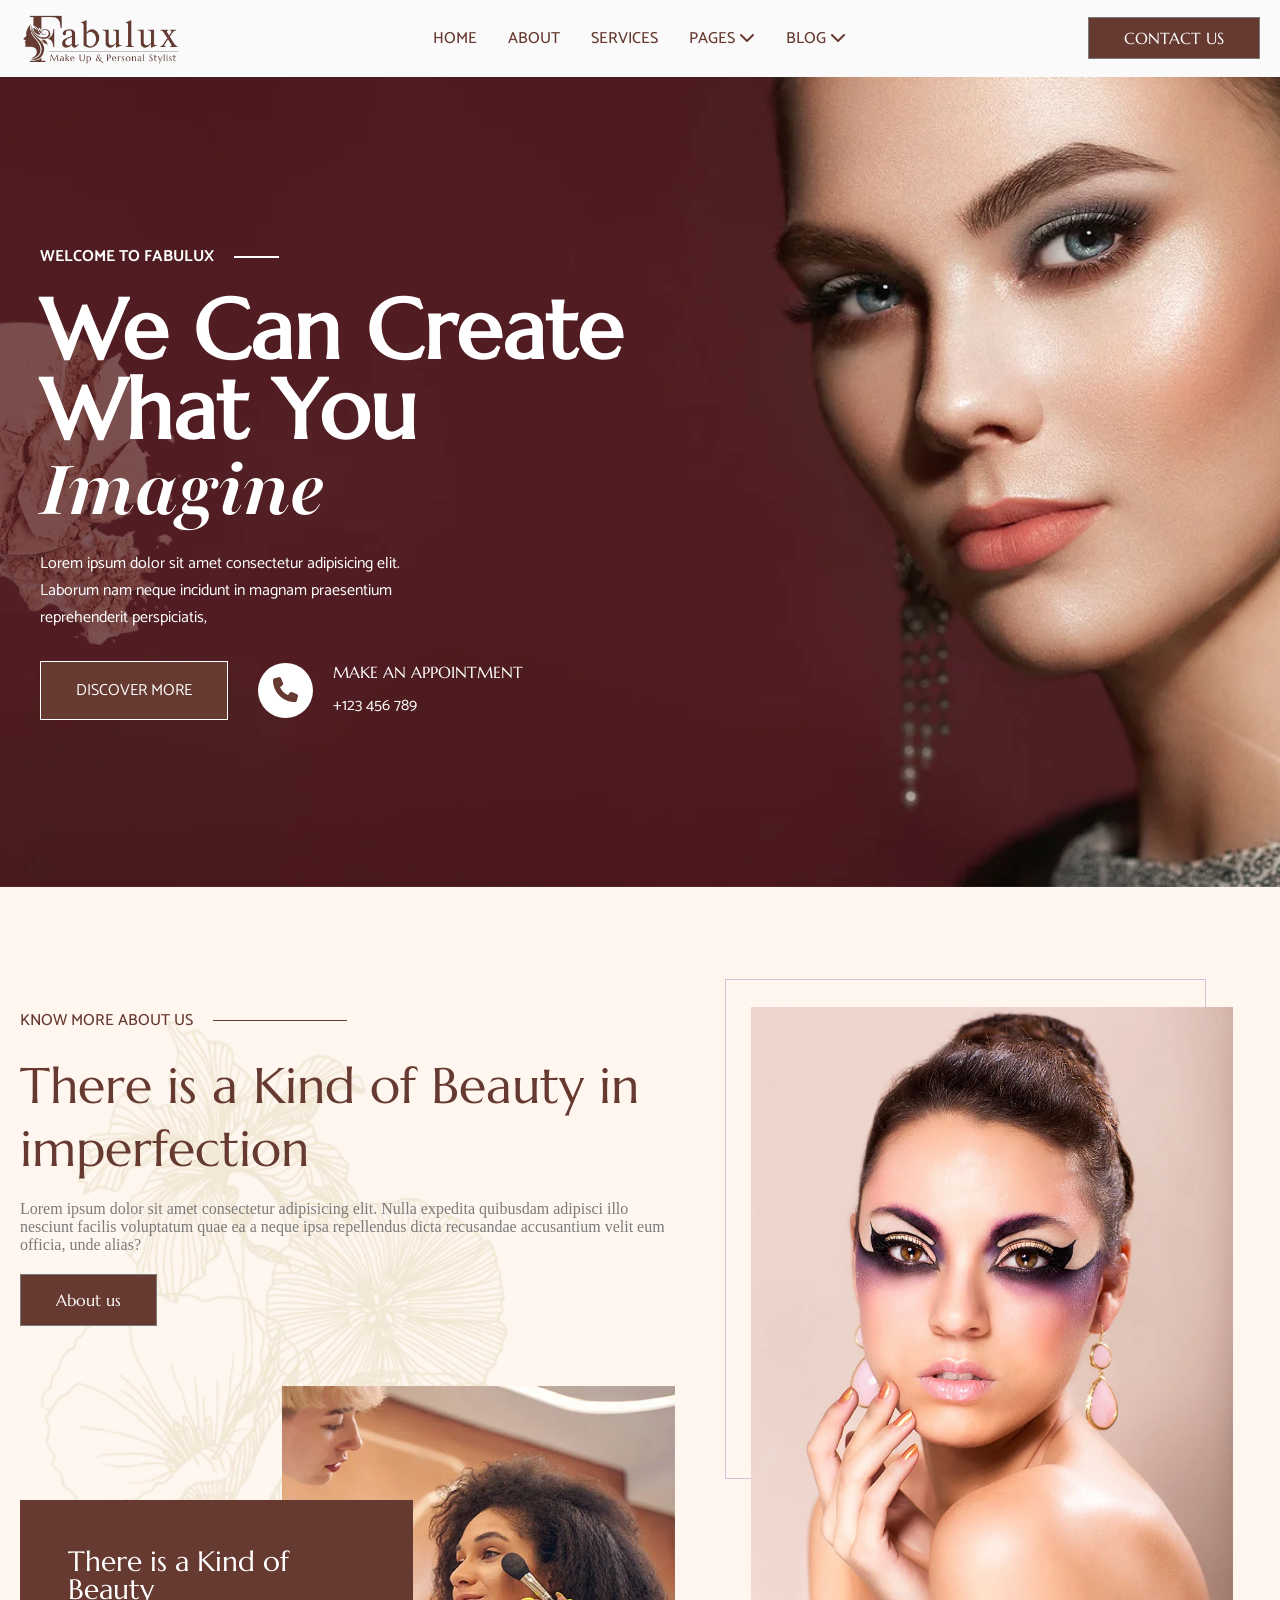
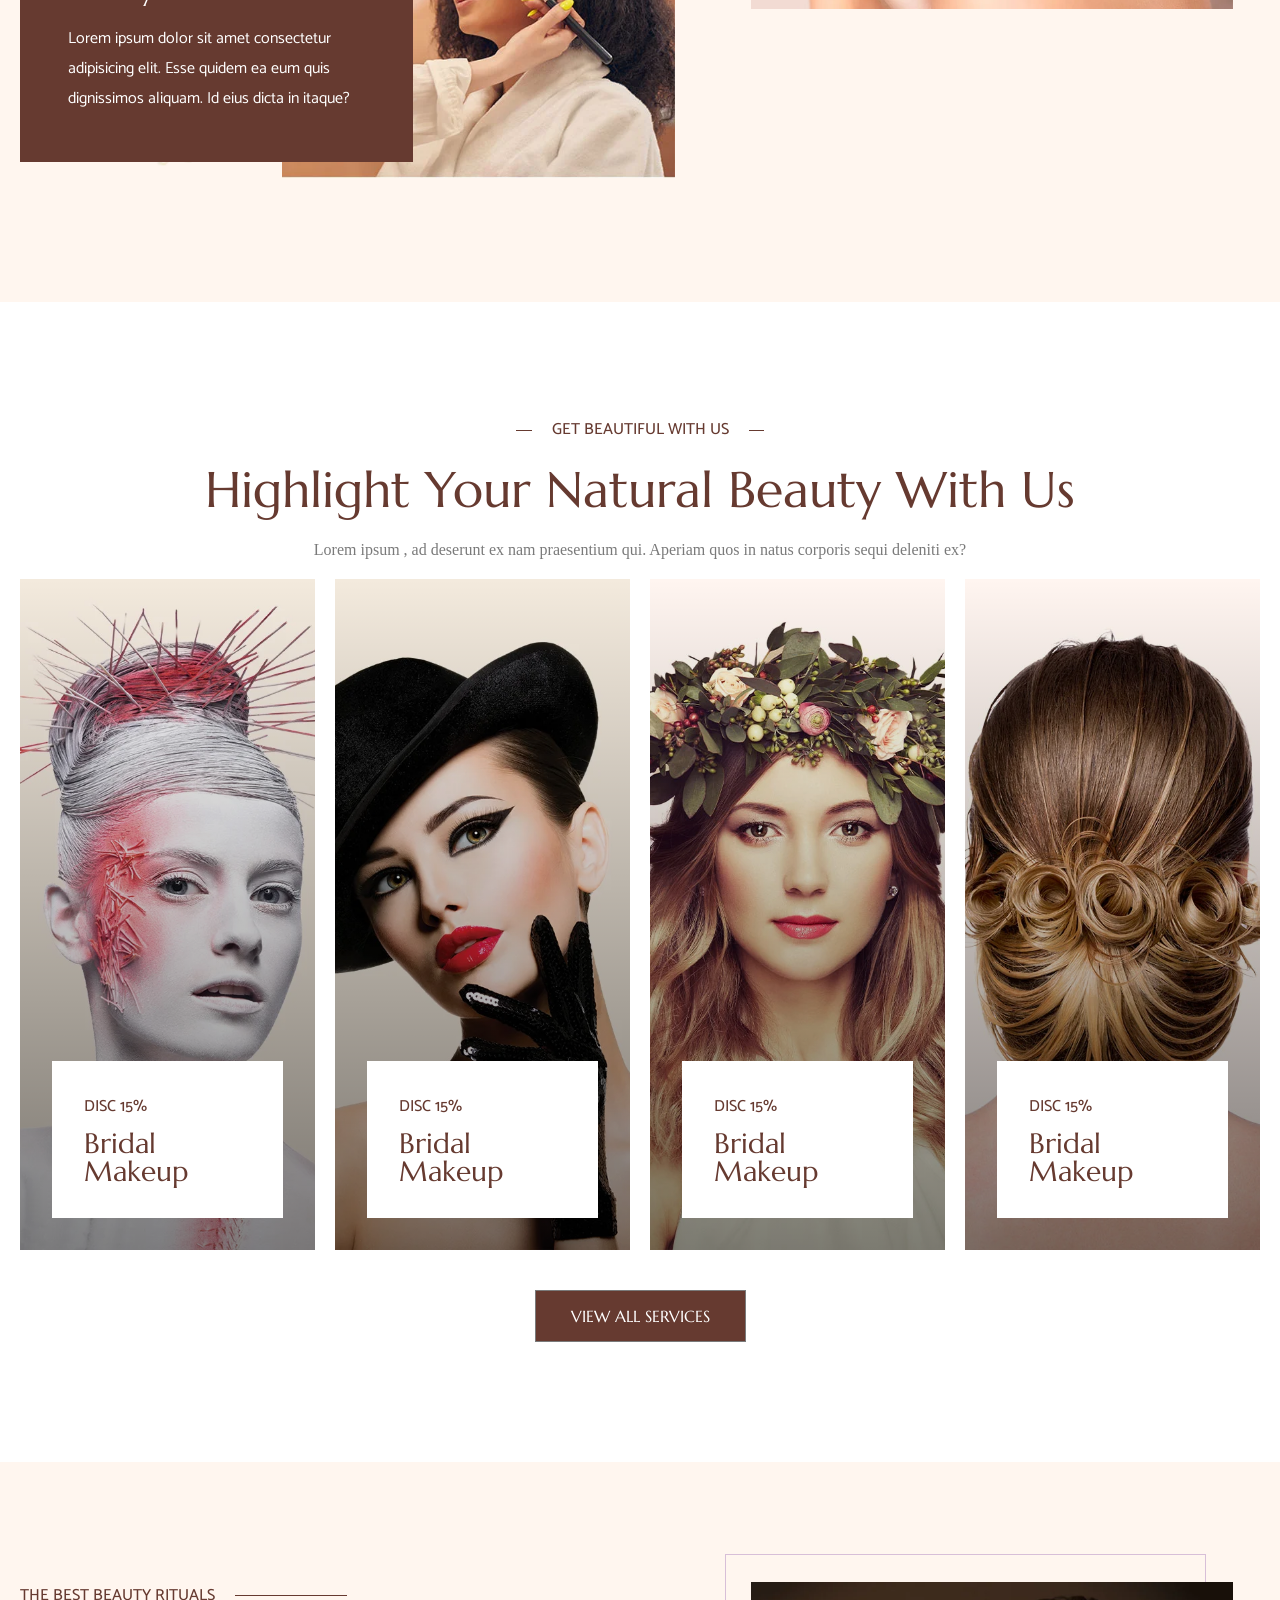
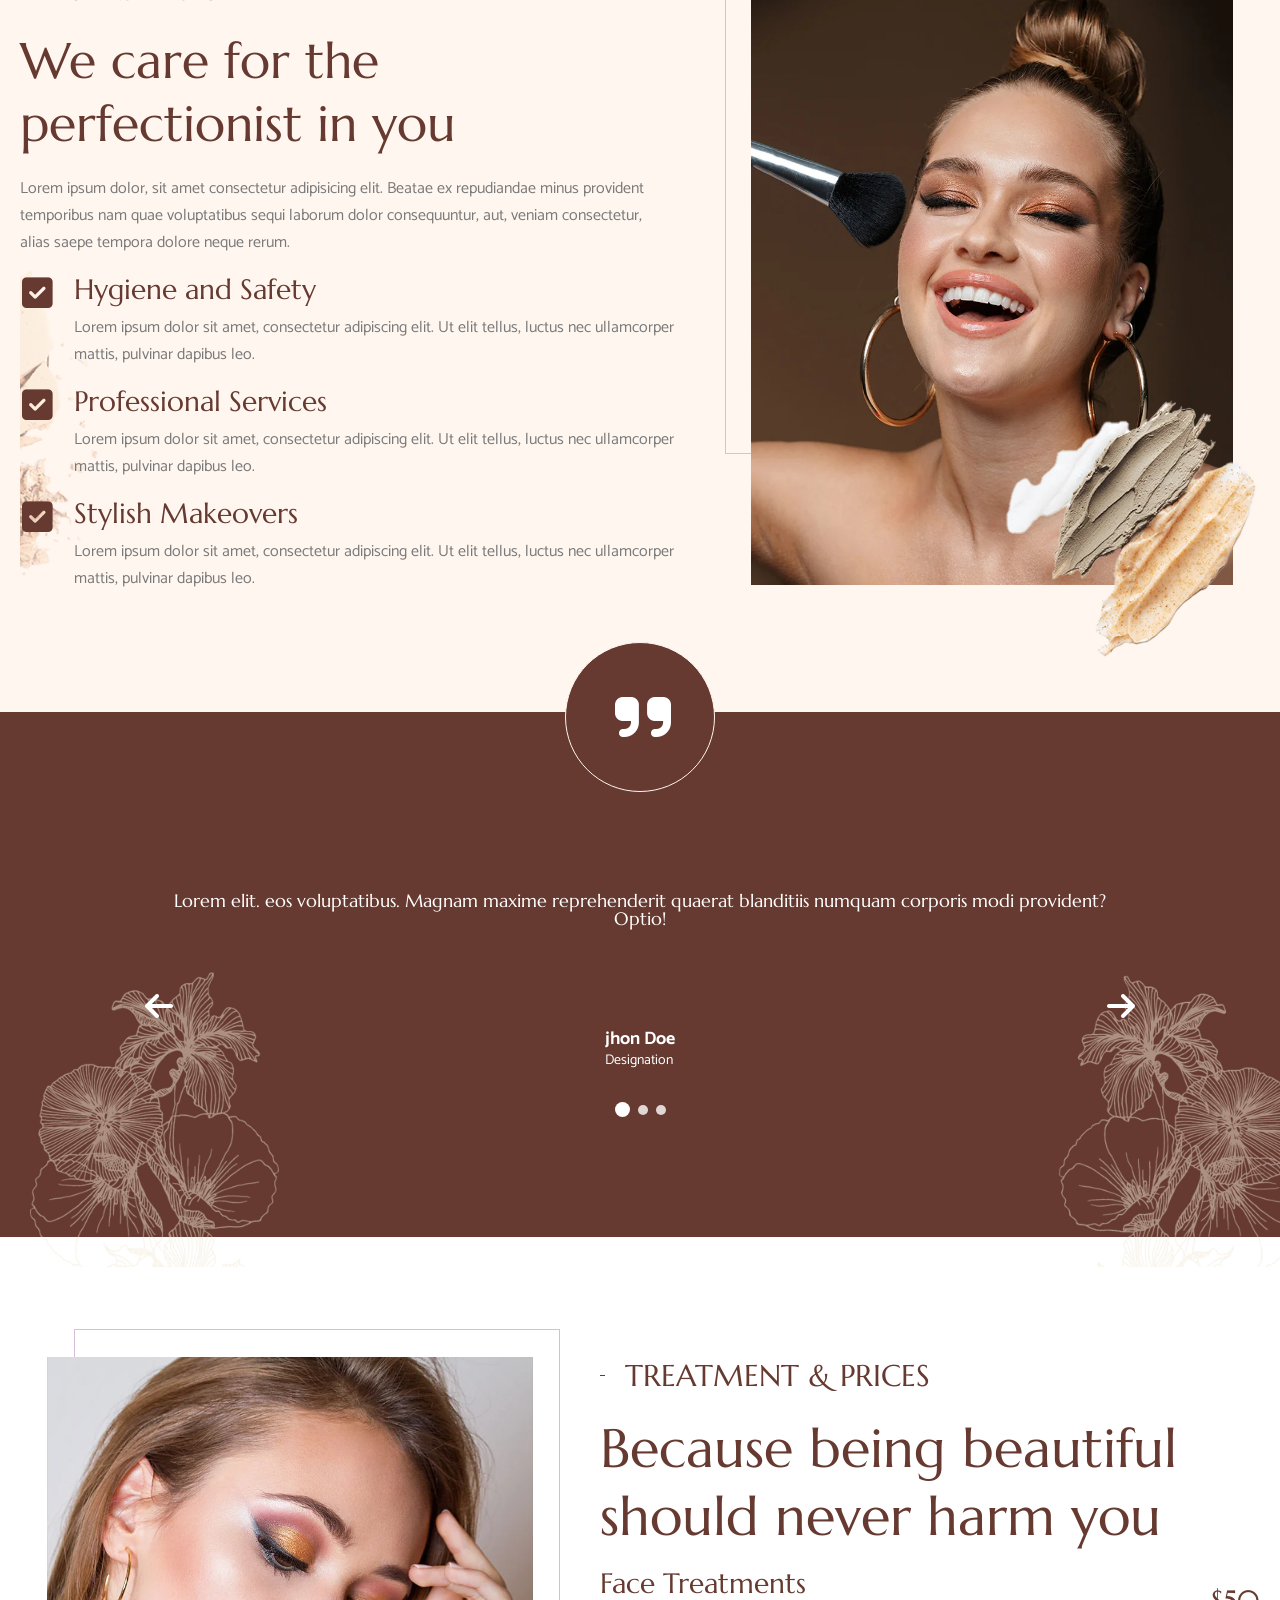
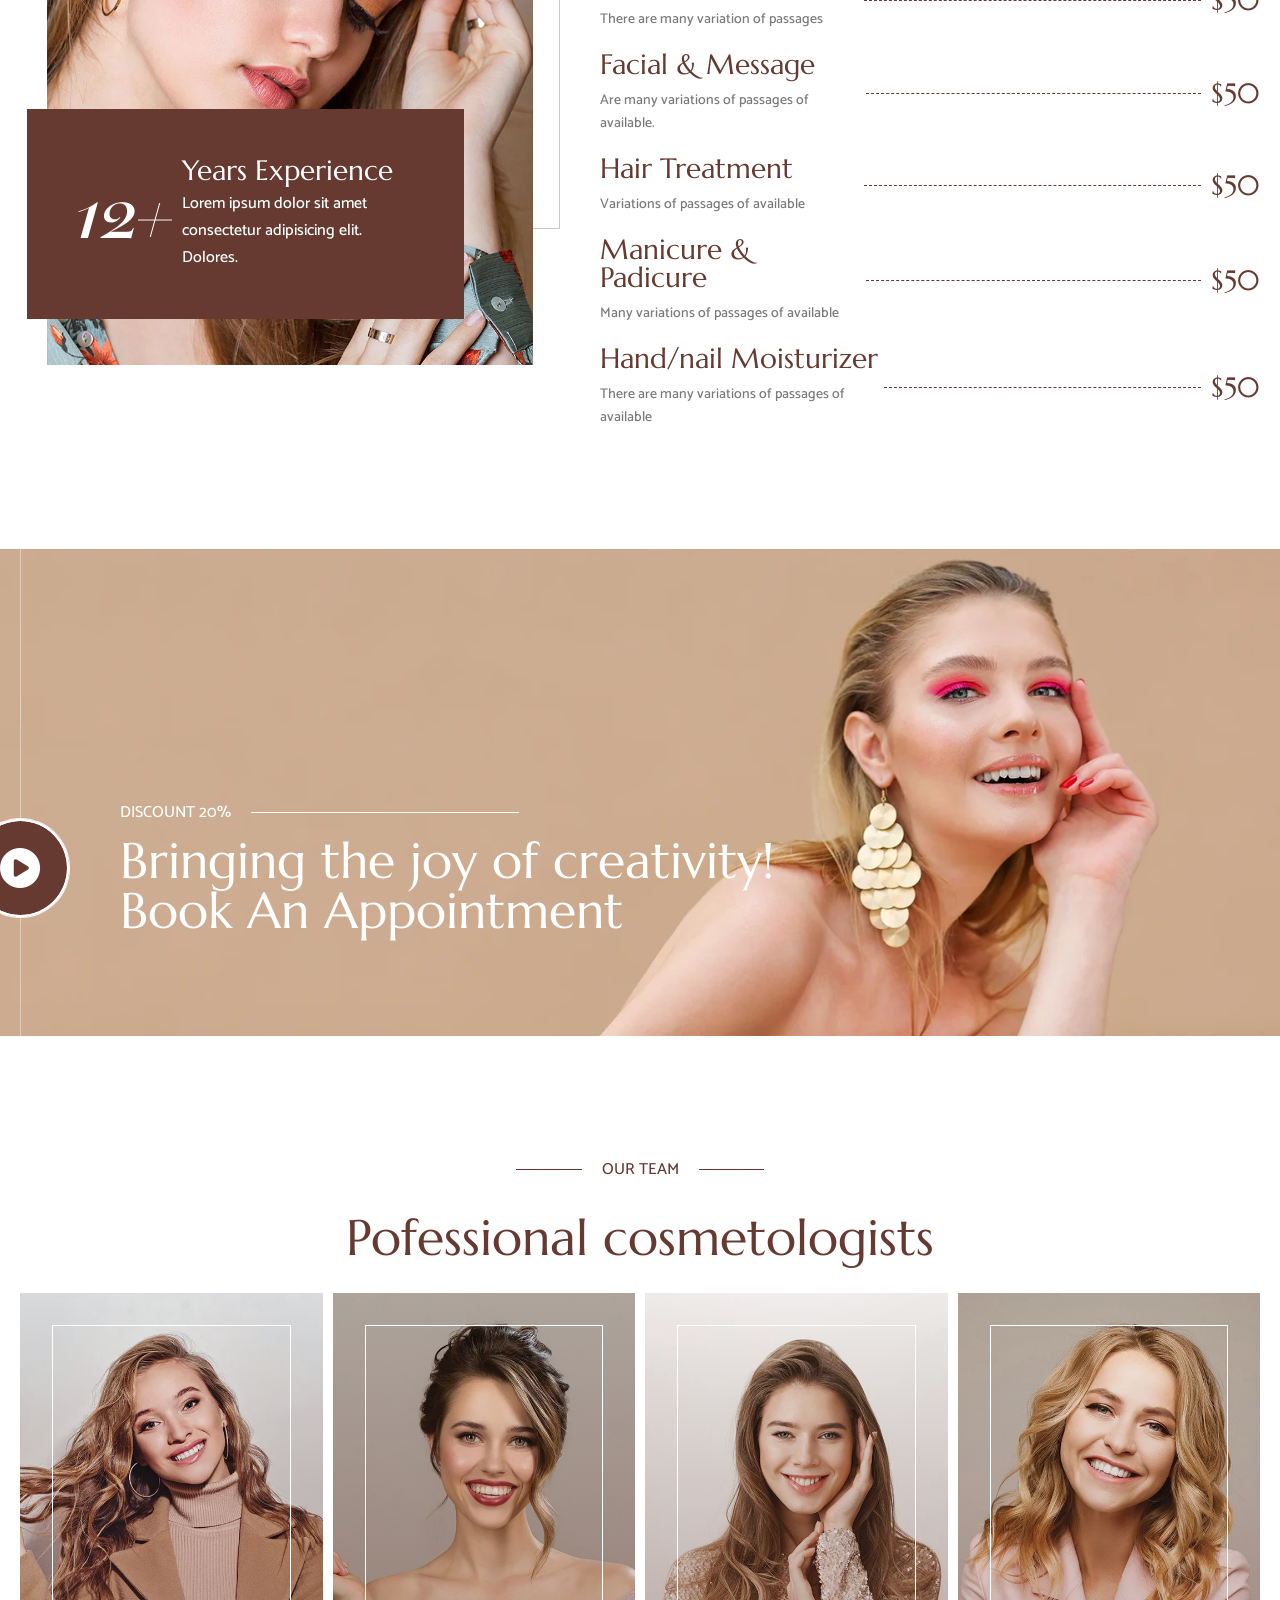
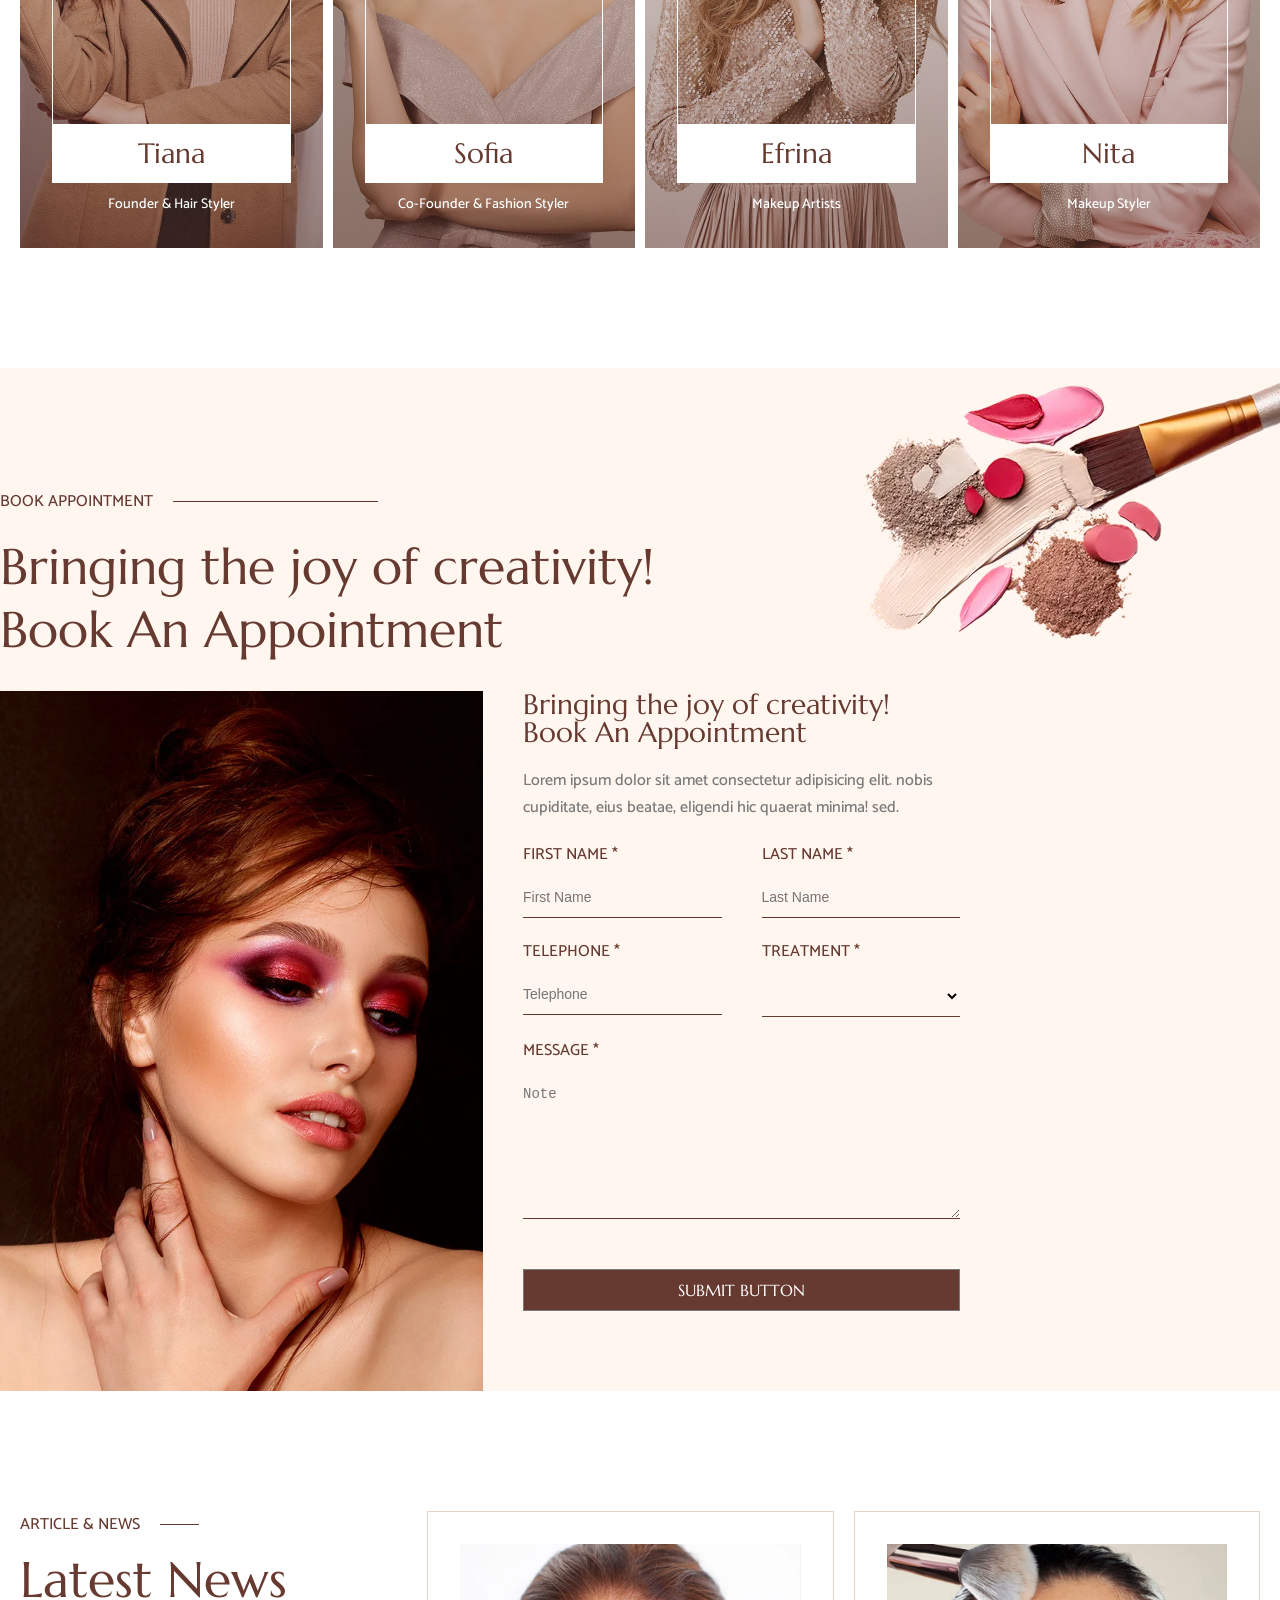
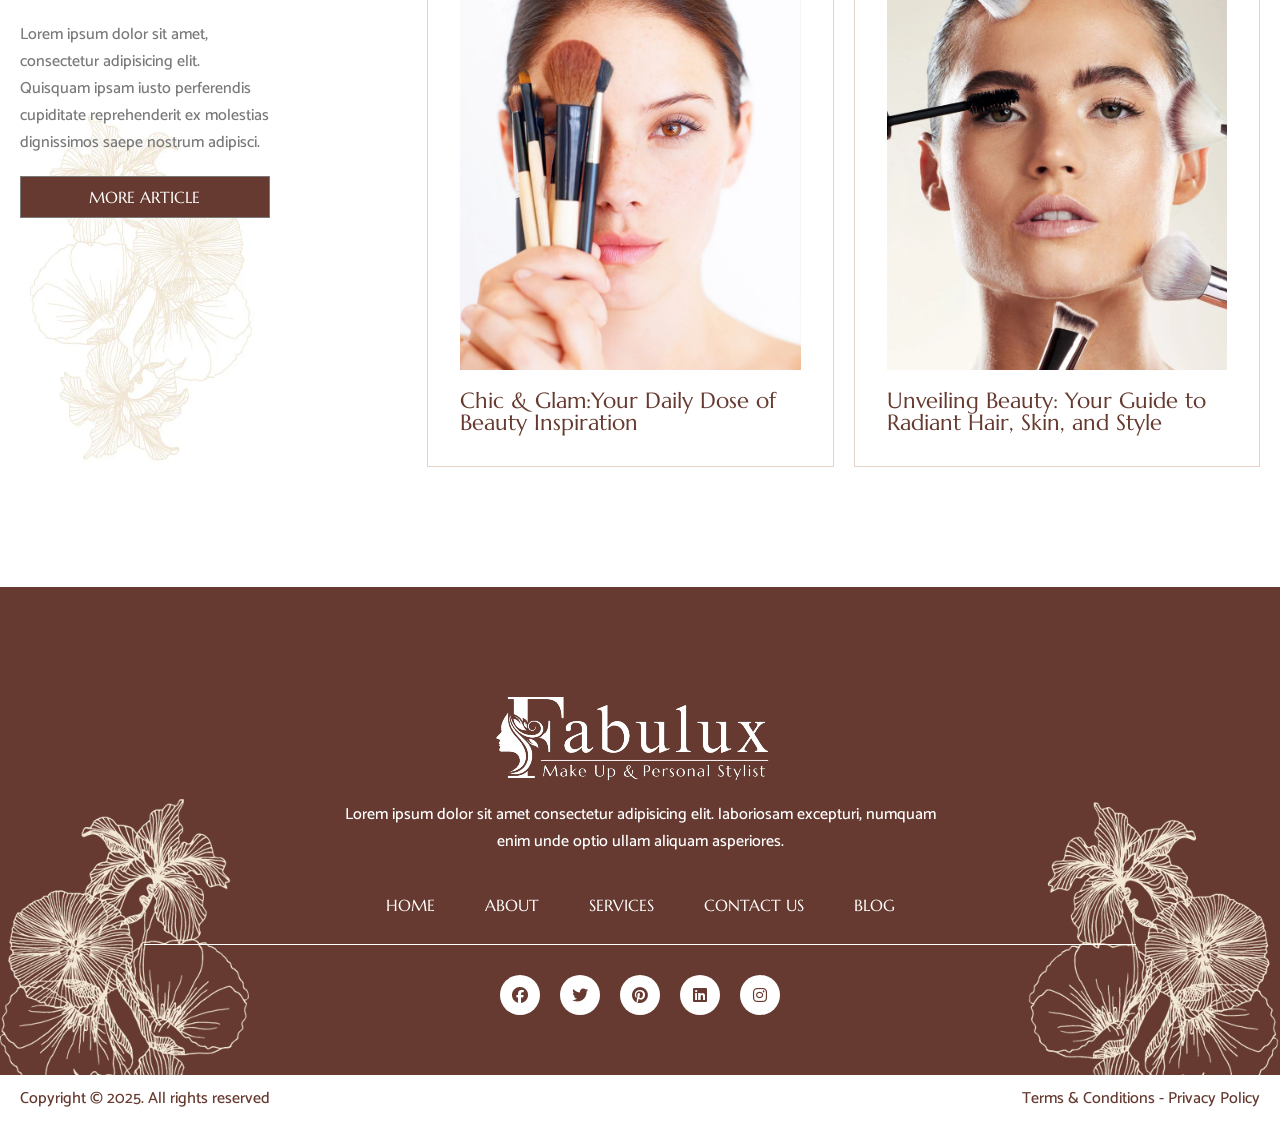
<file: index.html>
<!doctype html>
<html lang="en">
  <head>
    <meta charset="UTF-8" />
    <meta name="viewport" content="width=device-width, initial-scale=1.0" />
    <title>Document</title>
    <link rel="stylesheet" href="style.css" />

    <!-- //font families  -->
    <link rel="preconnect" href="https://fonts.googleapis.com" />
    <link rel="preconnect" href="https://fonts.gstatic.com" crossorigin />
    <link
      href="https://fonts.googleapis.com/css2?family=Catamaran:wght@100..900&family=Marcellus&family=Playfair:ital,opsz,wght@0,5..1200,300..900;1,5..1200,300..900&display=swap"
      rel="stylesheet"
    />

    <!-- FONT AWESOME  -->
    <link
      rel="stylesheet"
      href="https://cdnjs.cloudflare.com/ajax/libs/font-awesome/6.7.2/css/all.min.css"
      integrity="sha512-Evv84Mr4kqVGRNSgIGL/F/aIDqQb7xQ2vcrdIwxfjThSH8CSR7PBEakCr51Ck+w+/U6swU2Im1vVX0SVk9ABhg=="
      crossorigin="anonymous"
      referrerpolicy="no-referrer"
    />
  </head>
  <body>
     <header>
      <nav class="navbar">
        <img src="./Fabuluxlogocoklat.webp" alt="" />
        <ul class="links">
          <li><a href="index.html">HOME </a></li>
          <li><a href="about.html">ABOUT</a></li>
          <li><a href="services.html">SERVICES</a></li>
          <li class="dropdown">
            <a href="">PAGES <i class="fa-solid fa-chevron-down"></i></a>
            <ul class="dropdown-container">
              <li><a href="pricingplan.html">PRICING PLAN </a></li>
              <li><a href="team.html">OUR TEAM</a></li>
              <li><a href="contact.html">CONTACT US</a></li>
              <li><a href="faqs.html">FAQS</a></li>
              <li><a href="error.html">ERROR 404</a></li>
            </ul>
          </li>

          <li class="dropdown">
            <a href="#">BLOG <i class="fa-solid fa-chevron-down"></i></a>
            <ul class="dropdown-container">
              <li><a href="archive.html">ARCHIVE</a></li>
              <li><a href="blog.html">BLOG DETAIL</a></li>
            </ul>
          </li>
        </ul>

        <a href="contact.html" class="contact-btn">CONTACT US </a>
        <div class="hamburger-menu">
          <div class="hamburger"></div>
          <div class="hamburger"></div>
          <div class="hamburger"></div>
        </div>
      </nav>
    </header>

    <!-- HERO SECTION -->
    <section class="hero">
      <div class="hero-section">
        <div class="hero-left">
          <div class="sub-header">
            <h6>WELCOME TO FABULUX</h6>
          </div>
          <h1>
            We Can Create What You
            <span>Imagine</span>
          </h1>

          <p>
            Lorem ipsum dolor sit amet consectetur adipisicing elit. Laborum nam
            neque incidunt in magnam praesentium reprehenderit perspiciatis,
          </p>

          <div class="hero-box">
            <a href="about.html">DISCOVER MORE </a>
            <div class="hero-appointment">
              <div class="img">
                <i class="fa-solid fa-phone"></i>
              </div>
              <div class="appointment-text">
                <h6>MAKE AN APPOINTMENT</h6>
                <p>+123 456 789</p>
              </div>
            </div>
          </div>
        </div>
      </div>
    </section>

<!-- ABOUT SECTION  -->
    <section class="about">
      <div class="about-container">
        <div class="about-left">
          <div class="left-subheading">
            <h6>KNOW MORE ABOUT US</h6>
          </div>
          <h2>There is a Kind of Beauty in imperfection</h2>
          <p>
            Lorem ipsum dolor sit amet consectetur adipisicing elit. Nulla
            expedita quibusdam adipisci illo nesciunt facilis voluptatum quae ea
            a neque ipsa repellendus dicta recusandae accusantium velit eum
            officia, unde alias?
          </p>
          <div class="about-button">
            <a href="about.html">About us</a>
          </div>
          <div class="spacer"></div>
          <div class="left-image">
            <img src="./imageabout1.webp" alt="" />
          </div>
          <div class="about-box">
            <h3>There is a Kind of Beauty</h3>
            <p>
              Lorem ipsum dolor sit amet consectetur adipisicing elit. Esse
              quidem ea eum quis dignissimos aliquam. Id eius dicta in itaque?
            </p>
          </div>
        </div>
        <div class="about-right">
          <div class="empty"></div>
          <div class="filled">
            <img src="./about123.webp" alt="" />
          </div>
        </div>
      </div>
    </section>

    <!-- SERVICES SECTION -->
    <section class="services">
      <div class="services-container">
        <div class="services-subheading">
          <h6>GET BEAUTIFUL WITH US</h6>
        </div>
        <h2>Highlight Your Natural Beauty With Us</h2>
        <p>
          Lorem ipsum , ad deserunt ex nam praesentium qui. Aperiam quos in
          natus corporis sequi deleniti ex?
        </p>
        <div class="services-box services-images-container">
          <div class="services-box cinematic-makeup-section">
            <div class="services-content-spacer"></div>
           <a href="services.html" class="services-content">
              <h6>DISC 15%</h6>
              <h3>Bridal Makeup</h3>
            </a>
          </div>
          <div class="services-box fashion-makeup-section">
            <div class="services-content-spacer"></div>
             <a href="services.html" class="services-content">
              <h6>DISC 15%</h6>
              <h3>Bridal Makeup</h3>
            </a>
          </div>
          <div class="services-box bridal-makeup-section">
            <div class="services-content-spacer"></div>
            <a href="services.html" class="services-content">
              <h6>DISC 15%</h6>
              <h3>Bridal Makeup</h3>
            </a>
          </div>
          <div class="services-box hair-style-section">
            <div class="services-content-spacer"></div>
            <a href="services.html" class="services-content">
              <h6>DISC 15%</h6>
              <h3>Bridal Makeup</h3>
            </a>
          </div>
        </div>

        <a href="services.html" class="services-btn">VIEW ALL SERVICES</a>
      </div>
    </section>

    <!-- BEAUTY RITUALS SECTION  -->
    <section class="beauty-rituals-section">
      <div class="beauty-rituals-container">
        <div class="beauty-left">
          <div class="beauty-subheading">
            <h6>THE BEST BEAUTY RITUALS</h6>
          </div>

          <h2>We care for the perfectionist in you</h2>
          <p>
            Lorem ipsum dolor, sit amet consectetur adipisicing elit. Beatae ex
            repudiandae minus provident temporibus nam quae voluptatibus sequi
            laborum dolor consequuntur, aut, veniam consectetur, alias saepe
            tempora dolore neque rerum.
          </p>

          <div class="beauty-left-box">
            <div class="beauty-icon">
              <i class="fa-solid fa-square-check"></i>
            </div>
            <div class="beauty-text">
              <h3>Hygiene and Safety</h3>
              <p>
                Lorem ipsum dolor sit amet, consectetur adipiscing elit. Ut elit
                tellus, luctus nec ullamcorper mattis, pulvinar dapibus leo.
              </p>
            </div>
          </div>

          <div class="beauty-left-box">
            <div class="beauty-icon">
              <i class="fa-solid fa-square-check"></i>
            </div>
            <div class="beauty-text">
              <h3>Professional Services</h3>
              <p>
                Lorem ipsum dolor sit amet, consectetur adipiscing elit. Ut elit
                tellus, luctus nec ullamcorper mattis, pulvinar dapibus leo.
              </p>
            </div>
          </div>

          <div class="beauty-left-box">
            <div class="beauty-icon">
              <i class="fa-solid fa-square-check"></i>
            </div>
            <div class="beauty-text">
              <h3>Stylish Makeovers</h3>
              <p>
                Lorem ipsum dolor sit amet, consectetur adipiscing elit. Ut elit
                tellus, luctus nec ullamcorper mattis, pulvinar dapibus leo.
              </p>
            </div>
          </div>
        </div>

        <div class="beauty-right">
          <div class="empty"></div>
          <div class="filled">
            <img src="./beauty image.webp" alt="" />
          </div>

          <div class="foundation-paint-box">
            <div class="inner-paint-box">
              <img src="./foundation colors.webp" alt="" />
            </div>
          </div>
        </div>
      </div>
    </section>

    <!-- TESTIMONIAL SECTION  -->
    <section class="testimonial-section">
      <div class="testimonial-container">
        <div class="quote-icon">
          <i class="fa-solid fa-quote-left"></i>
        </div>
        <div class="quote-text">
          <p>
            Lorem elit. eos voluptatibus. Magnam maxime reprehenderit quaerat
            blanditiis numquam corporis modi provident? Optio!
          </p>
        </div>
        <div class="quote-arrow">
          <i class="fa-solid fa-arrow-left"></i>
          <i class="fa-solid fa-arrow-right"></i>
        </div>
        <div class="quote-name">
          <h3>jhon Doe</h3>
          <p>Designation</p>
        </div>
        <div class="quote-button">
          <div class="quote-dot active-dot"></div>
          <div class="quote-dot"></div>
          <div class="quote-dot"></div>
        </div>
      </div>
    </section>

    <!-- PRICE SECTION  -->
    <section class="price-section">
      <div class="price-container">
          <div class="price-left">
          <div class="empty"></div>
          <div class="filled">
            <img src="./pricetreatment123.webp" alt="" />
            
            <div class="price-left-box">
            <div class="price-left-age">
              <span>12+</span>
            </div>
            <div class="price-left-text">
              <h3>Years Experience</h3>
              <p>
                Lorem ipsum dolor sit amet consectetur adipisicing elit.
                Dolores.
              </p>
            </div>
          </div>
          </div>

          
        </div>
        <div class="price-right">
          <div class="price-right-subheading">
            <h6>TREATMENT & PRICES</h6>
          </div>

          <h2>Because being beautiful should never harm you</h2>

          <div class="treatment-box">
            <div class="treatment-name">
              <h3>Face Treatments</h3>
              <p>There are many variation of passages</p>
            </div>
            <div class="treatment-price">
              <div></div>
              <span>$50</span>
            </div>
          </div>

          <div class="treatment-box">
            <div class="treatment-name">
              <h3>Facial & Message</h3>
              <p>Are many variations of passages of available.</p>
            </div>
            <div class="treatment-price">
              <div></div>
              <span>$50</span>
            </div>
          </div>

          <div class="treatment-box">
            <div class="treatment-name">
              <h3>Hair Treatment</h3>
              <p>Variations of passages of available</p>
            </div>
            <div class="treatment-price">
              <div></div>
              <span>$50</span>
            </div>
          </div>

          <div class="treatment-box">
            <div class="treatment-name">
              <h3>Manicure & Padicure</h3>
              <p>Many variations of passages of available</p>
            </div>
            <div class="treatment-price">
              <div></div>
              <span>$50</span>
            </div>
          </div>

          <div class="treatment-box">
            <div class="treatment-name">
              <h3>Hand/nail Moisturizer</h3>
              <p>There are many variations of passages of available</p>
            </div>
            <div class="treatment-price">
              <div></div>
              <span>$50</span>
            </div>
          </div>
        </div>
      </div>
    </section>

    <!-- VIDEO SECTION  -->
    <section class="video-section">
      <div class="video-container">
        <div class="video-button">
          <i class="fa-solid fa-circle-play"></i>
        </div>
        <div class="video-text">
          <div class="video-subheading">
            <h6>DISCOUNT 20%</h6>
          </div>
          <h2>
            Bringing the joy of creativity! <br />
            Book An Appointment
          </h2>
        </div>
      </div>
    </section>

    <!-- TEAMS SECTION  -->
    <section class="teams-section">
      <div class="teams-container">
        <div class="teams-subheading">
          <h6>OUR TEAM</h6>
        </div>
        <h2>Pofessional cosmetologists</h2>

        <div class="teams-images-container">
          <div class="teams-image team-founder-image">
            <div class="team-content-spacer"></div>

            <h3>Tiana</h3>
            <h6>Founder & Hair Styler</h6>
          </div>
          <div class="teams-image team-cofounder-image">
            <div class="team-content-spacer"></div>
            <h3>Sofia</h3>
            <h6>Co-Founder & Fashion Styler</h6>
          </div>
          <div class="teams-image team-makeup-artist-image">
            <div class="team-content-spacer"></div>
            <h3>Efrina</h3>
            <h6>Makeup Artists</h6>
          </div>
          <div class="teams-image team-makeup-styler-image">
            <div class="team-content-spacer"></div>
            <h3>Nita</h3>
            <h6>Makeup Styler</h6>
          </div>
        </div>
      </div>
    </section>

    <!-- APPOINTMENT SECTION  -->
    <section class="appointment-section">
      <div class="appointment-header-container">
        <div class="appointment-subheading">
          <h6>BOOK APPOINTMENT</h6>
        </div>
        <h2>
          Bringing the joy of creativity! <br />
          Book An Appointment
        </h2>
      </div>
      <div class="appointment-body-container">
        <div class="appointment-left"></div>
        <div class="appointment-right">
          <h3>
            Bringing the joy of creativity! <br />
            Book An Appointment
          </h3>
          <p>
            Lorem ipsum dolor sit amet consectetur adipisicing elit. nobis
            cupiditate, eius beatae, eligendi hic quaerat minima! sed.
          </p>
          <form class="appointment-form">
            <div class="appointment-name">
              <div class="appointment-name-box">
                <label for="fname">FIRST NAME *</label>
                <input
                  type="text"
                  name="fname"
                  id="fname"
                  placeholder="First Name"
                />
              </div>
              <div class="appointment-name-box">
                <label for="lname">LAST NAME *</label>
                <input
                  type="text"
                  name="lname"
                  id="lname"
                  placeholder="Last Name"
                />
              </div>
            </div>
            <div class="appointment-telephone-treatment">
              <div class="appointment-telephone-treatment-box">
                <label for="telephone">TELEPHONE *</label>
                <input type="number" placeholder="Telephone" id="telephone" />
              </div>
              <div class="appointment-telephone-treatment-box">
                <label for="treatment">TREATMENT *</label>
                <select name="treatment" id="treatment">
                  <option value="#"></option>
                  <option value="#">Treatment 1</option>
                  <option value="#">Treatment 2</option>
                  <option value="#">Treatment 3</option>
                  <option value="#">Treatment 4</option>
                  <option value="#">Treatment 5</option>
                  <option value="#">Treatment 6</option>
                </select>
              </div>
            </div>
            <div class="appointment-message">
              <label for="message">MESSAGE *</label>
              <textarea
                name="message"
                id="message"
                 rows="8"
                cols="10" 
                placeholder="Note"
              ></textarea>
            </div>
            <a href="#">SUBMIT BUTTON</a>
          </form>
        </div>
      </div>
    </section>

    <!-- ARTICLE SECTION  -->
    <section class="article-section">
      <div class="article-container">
        <div class="article-left">
          <div class="article-subheading">
            <h6>ARTICLE & NEWS</h6>
          </div>
          <h2>Latest News</h2>
          <p>Lorem ipsum dolor sit amet, consectetur adipisicing elit. Quisquam ipsam iusto perferendis cupiditate reprehenderit ex molestias dignissimos saepe nostrum adipisci.</p>
          <a href="#">MORE ARTICLE</a>
        </div>
        <div class="article-right">
          <a  href="#" class="article-box">
            <img src="./article1.webp" alt="">
            <h4>Chic & Glam:Your Daily Dose of Beauty Inspiration </h4>
          </a>
          <a href="#" class="article-box">
            <img src="./article2.webp" alt="">
            <h4>Unveiling Beauty: Your Guide to Radiant Hair, Skin, and Style</h4>
          </a>
        </div>
      </div>
    </section>

    <!-- FOOTER  -->
    <footer>
      <div class="footer-container">
        <div class="footer-image">
          <img src="./Fabuluxlogowhite.webp" alt="">
        </div>
        
          <p>Lorem ipsum dolor sit amet consectetur adipisicing elit. laboriosam excepturi, numquam enim unde optio ullam aliquam asperiores.</p>
        
        <nav class="footer-links">
          <a href="index.html">Home</a>
<a href="about.html">About</a>
<a href="services.html">Services</a>
<a href="contact.html">Contact Us</a>
<a href="blog.html">Blog</a>
        </nav>
        <div class="footer-divider"></div>
        <div class="footer-socials">
          <a href="https://www.facebook.com" class="social-link">
            <i class="fa-brands fa-facebook"></i>
          </a>
          <a href="https://www.twitter.com" class="social-link">
            <i class="fa-brands fa-twitter"></i>
          </a>
          <a href="https://www.pinterest.com" class="social-link">
            <i class="fa-brands fa-pinterest"></i>
          </a>
          <a href="https://www.linkedin.com" class="social-link">
            <i class="fa-brands fa-linkedin"></i>
          </a>
          <a href="https://www.instagram.com" class="social-link">
            <i class="fa-brands fa-instagram"></i>
          </a>
        </div>
      </div>
    </footer>
    <div class="copyright">
      <p>Copyright &copy; 2025. All rights reserved</p>
      <p>Terms & Conditions - Privacy Policy</p>
    </div>
  </body>
</html>
</file>
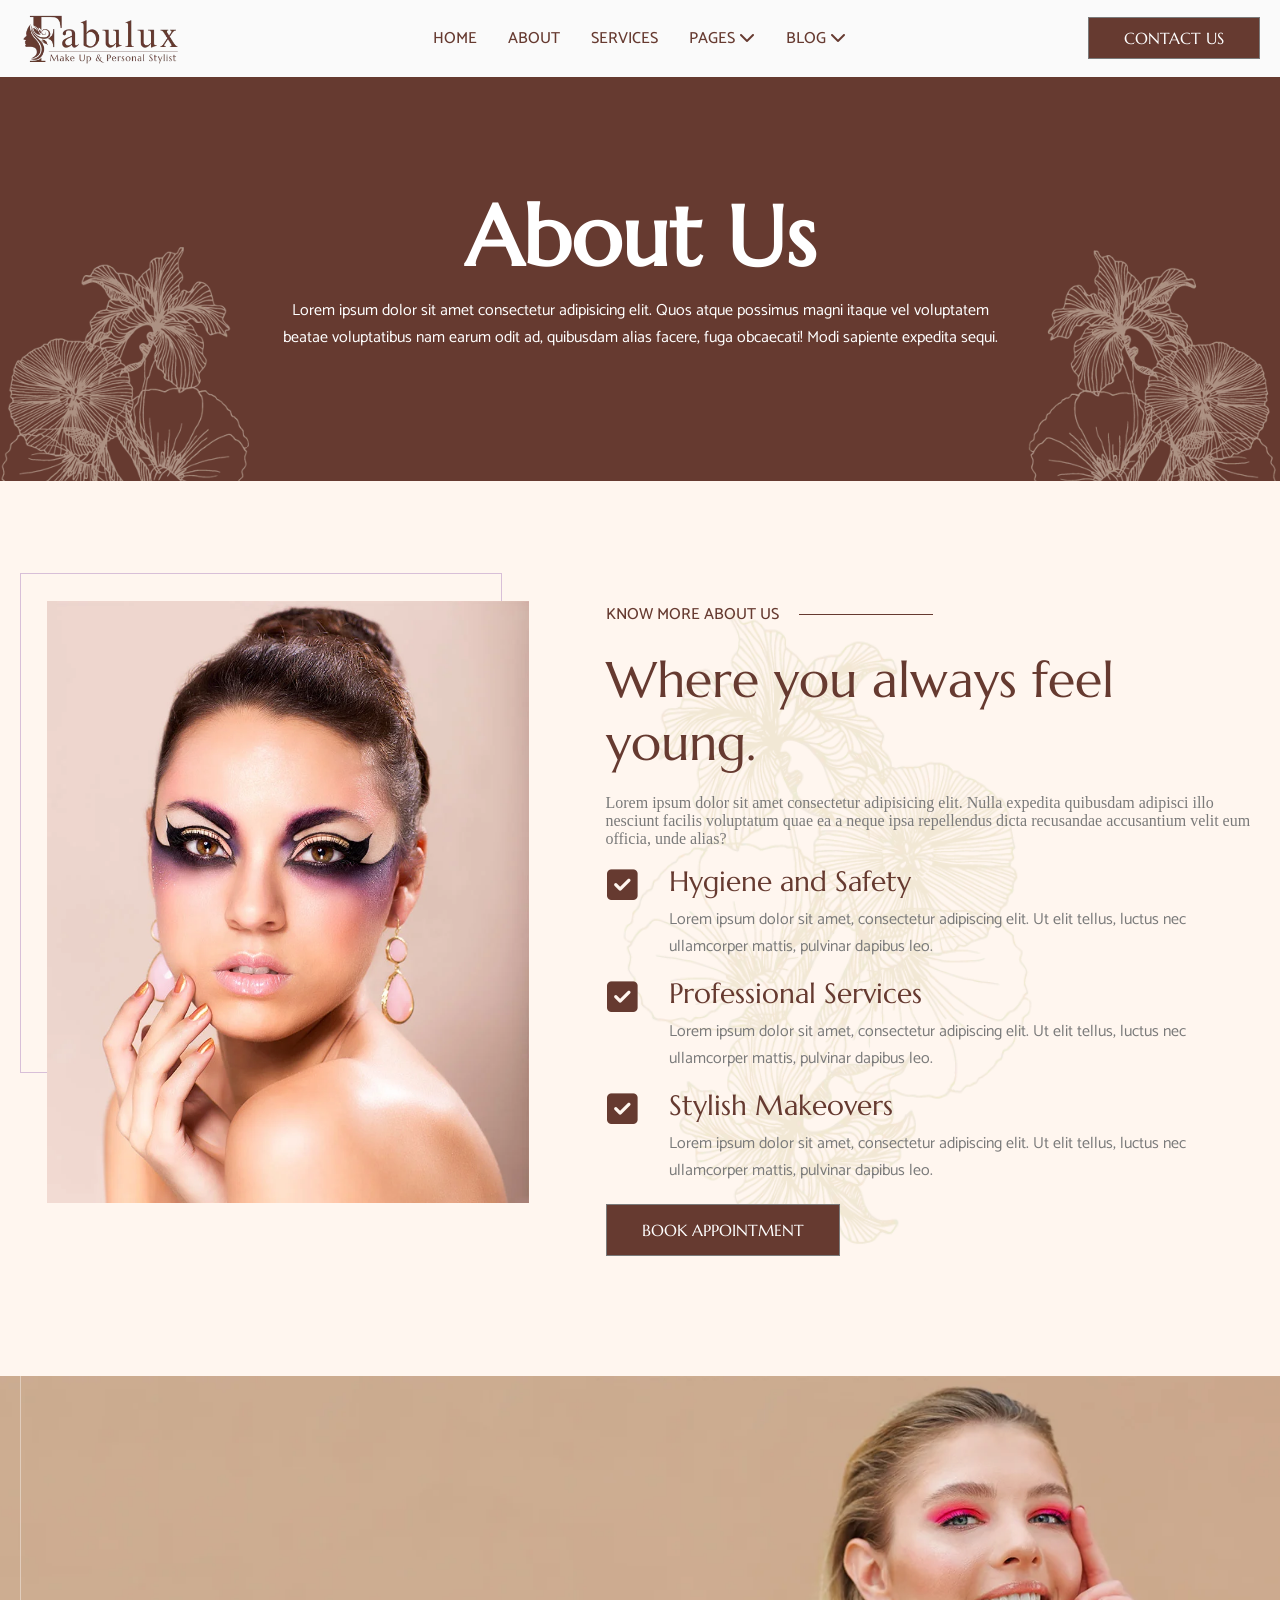
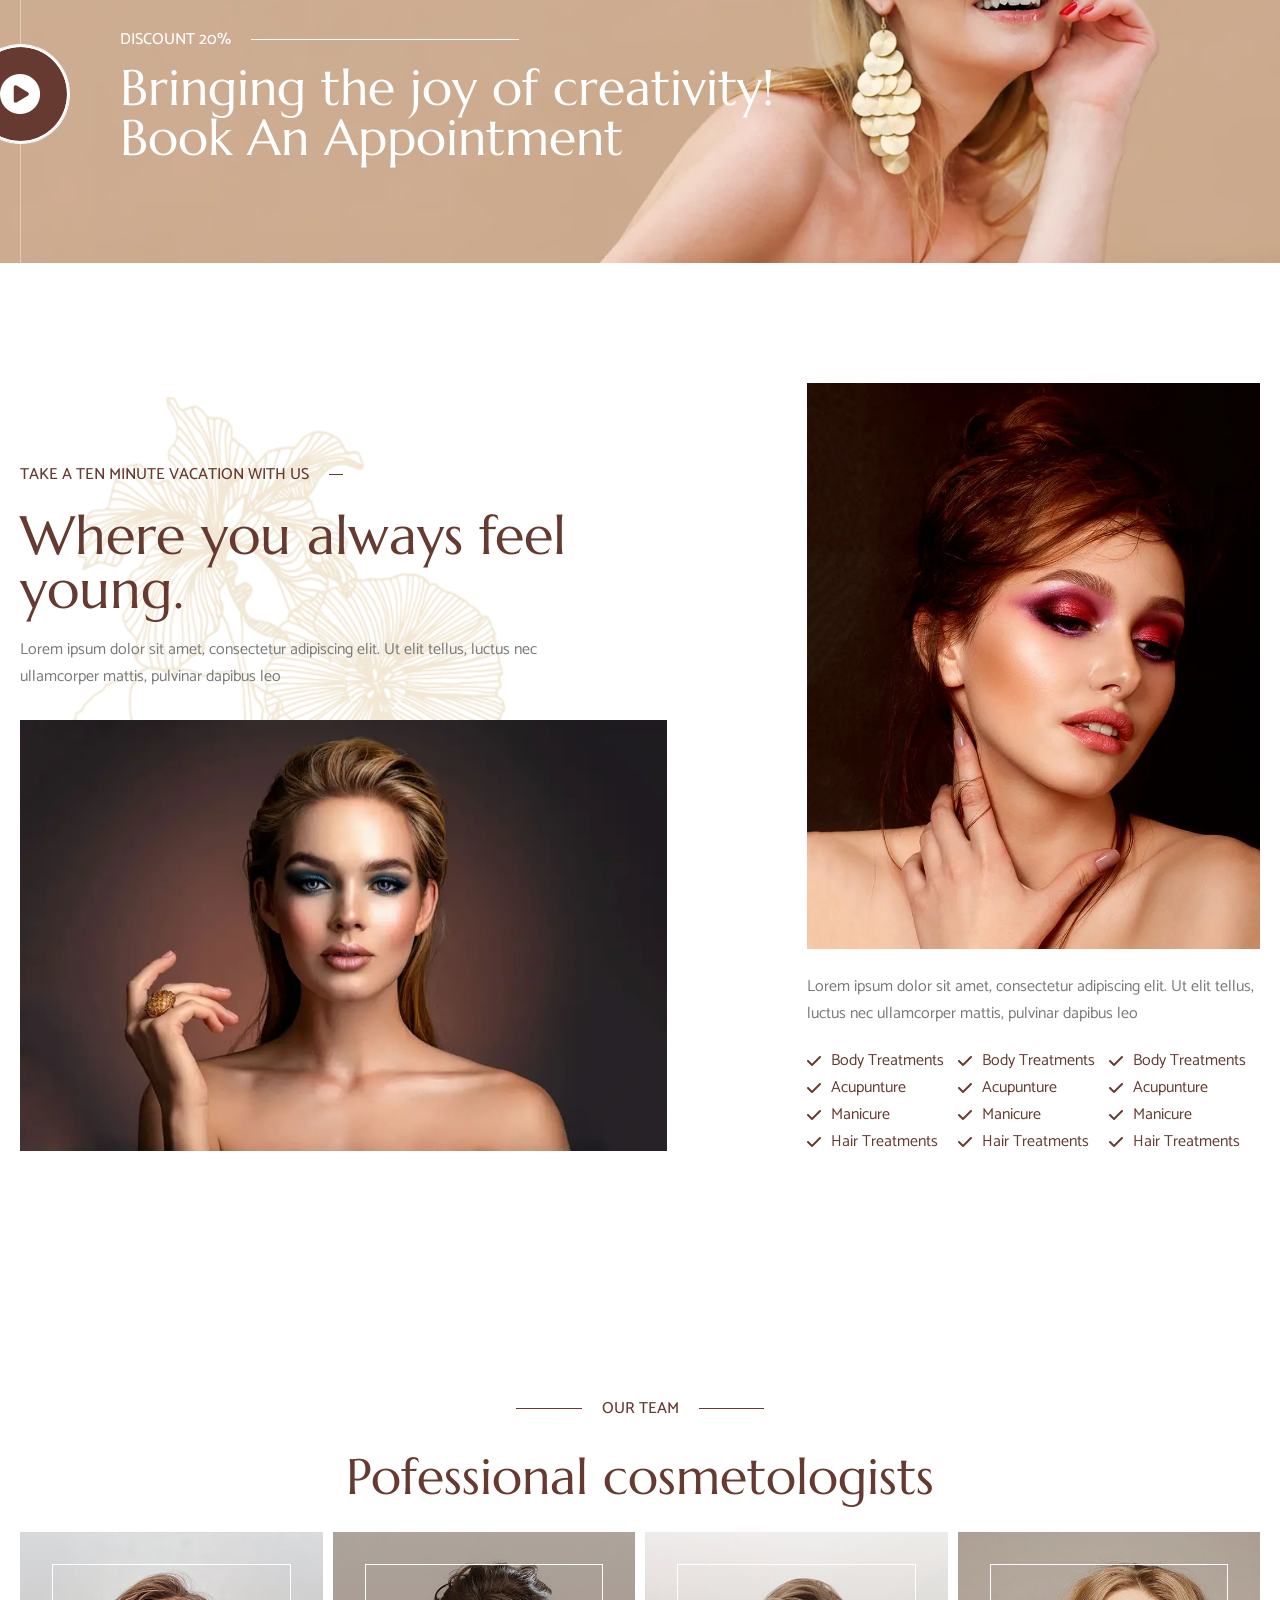
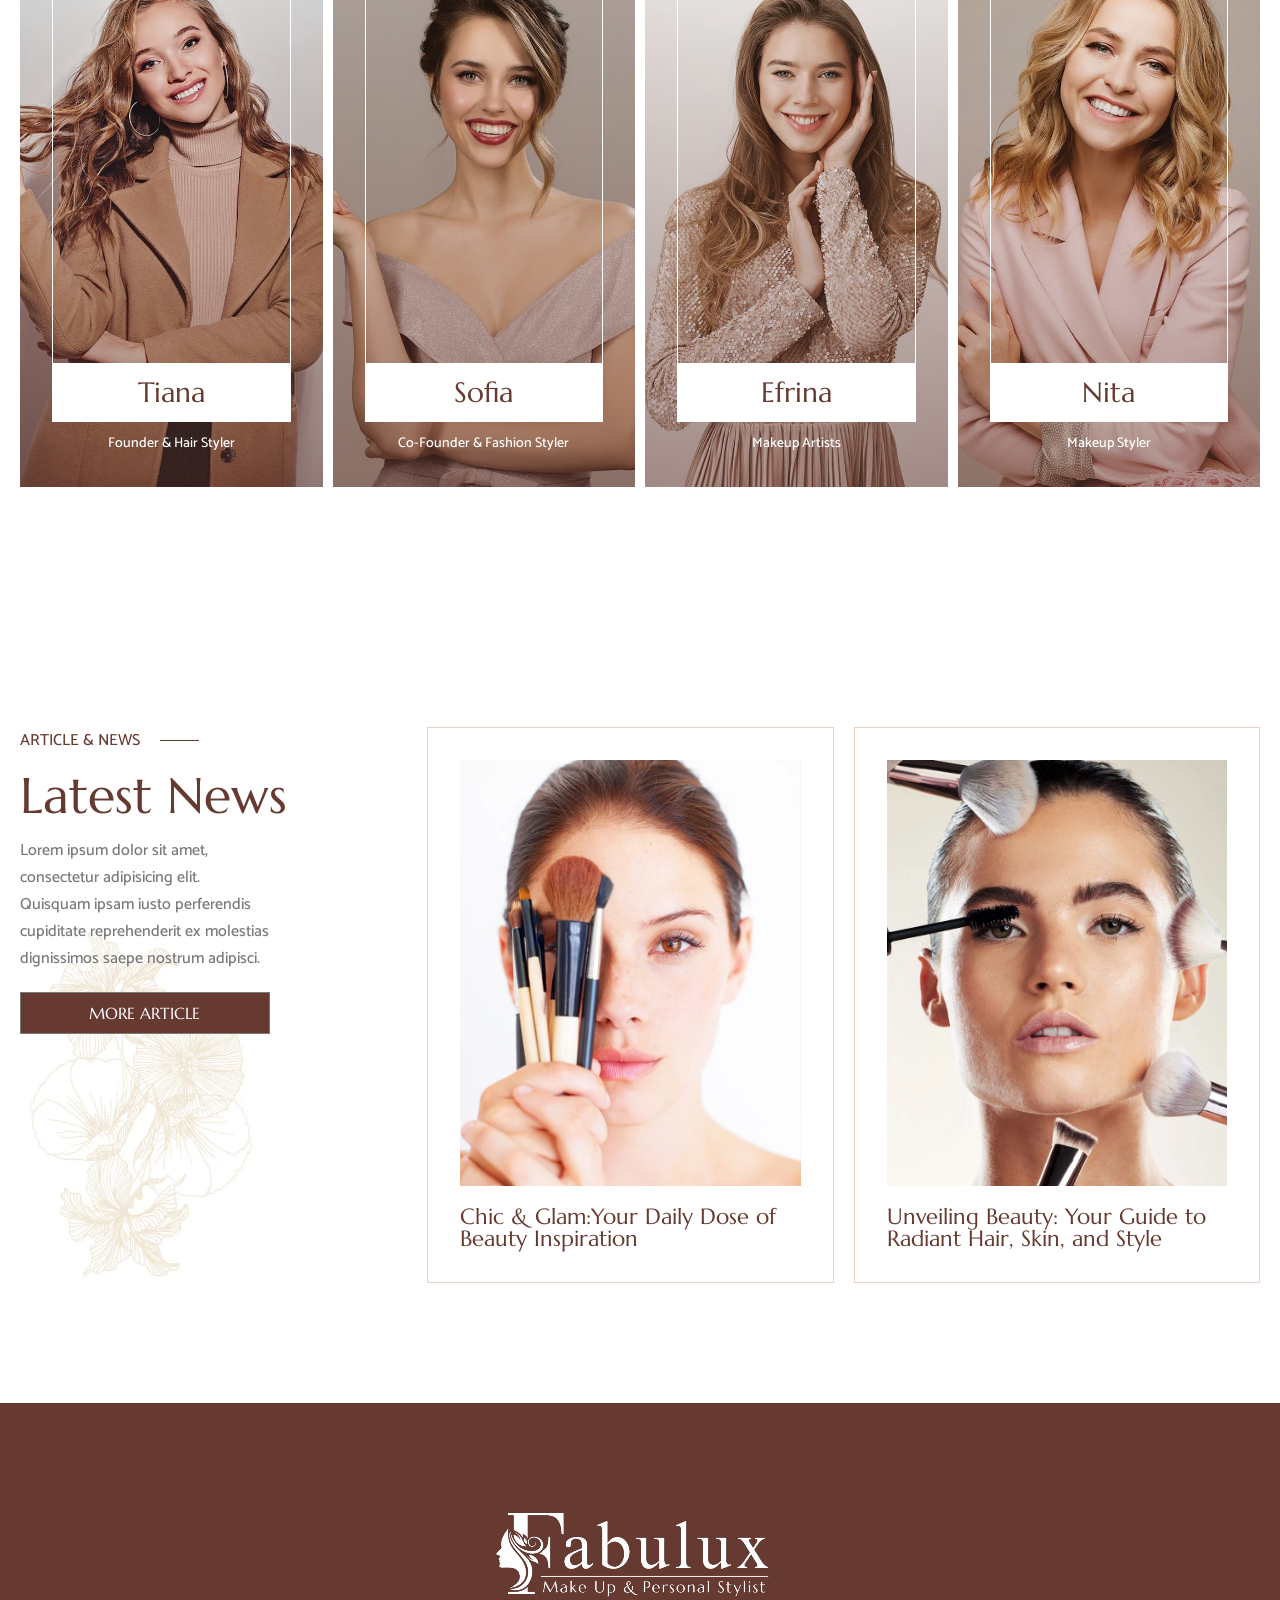
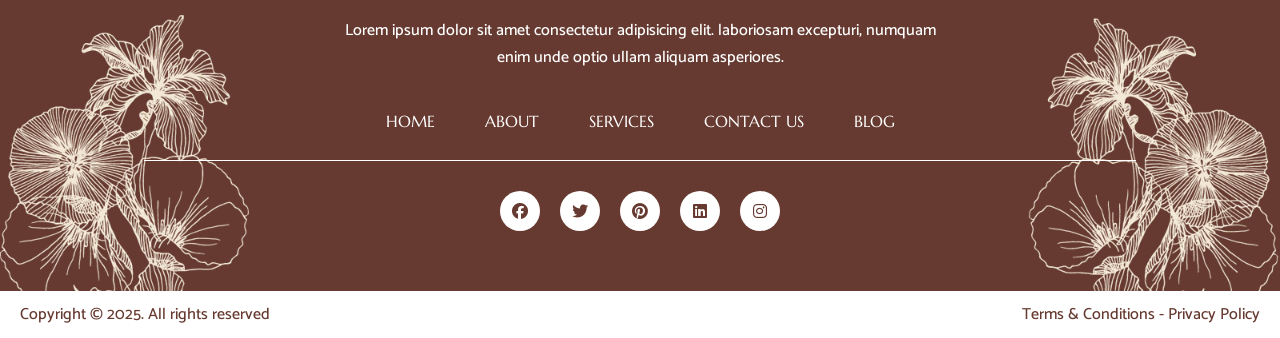
<file: about.html>
<!doctype html>
<html lang="en">
  <head>
    <meta charset="UTF-8" />
    <meta name="viewport" content="width=device-width, initial-scale=1.0" />
    <title>Document</title>
    <link rel="stylesheet" href="style.css" />

    <!-- //font families  -->
    <link rel="preconnect" href="https://fonts.googleapis.com" />
    <link rel="preconnect" href="https://fonts.gstatic.com" crossorigin />
    <link
      href="https://fonts.googleapis.com/css2?family=Catamaran:wght@100..900&family=Marcellus&family=Playfair:ital,opsz,wght@0,5..1200,300..900;1,5..1200,300..900&display=swap"
      rel="stylesheet"
    />

    <!-- FONT AWESOME  -->
    <link
      rel="stylesheet"
      href="https://cdnjs.cloudflare.com/ajax/libs/font-awesome/6.7.2/css/all.min.css"
      integrity="sha512-Evv84Mr4kqVGRNSgIGL/F/aIDqQb7xQ2vcrdIwxfjThSH8CSR7PBEakCr51Ck+w+/U6swU2Im1vVX0SVk9ABhg=="
      crossorigin="anonymous"
      referrerpolicy="no-referrer"
    />
  </head> 
  <body> 
    <header>
      <nav class="navbar">
        <img src="./Fabuluxlogocoklat.webp" alt="" />
        <ul class="links">
          <li><a href="index.html">HOME </a></li>
          <li><a href="about.html">ABOUT</a></li>
          <li><a href="services.html">SERVICES</a></li>
          <li class="dropdown">
            <a href="">PAGES <i class="fa-solid fa-chevron-down"></i></a>
            <ul class="dropdown-container">
              <li><a href="pricingplan.html">PRICING PLAN </a></li>
              <li><a href="team.html">OUR TEAM</a></li>
              <li><a href="contact.html">CONTACT US</a></li>
              <li><a href="faqs.html">FAQS</a></li>
              <li><a href="error.html">ERROR 404</a></li>
            </ul>
          </li>

          <li class="dropdown">
            <a href="#">BLOG <i class="fa-solid fa-chevron-down"></i></a>
            <ul class="dropdown-container">
              <li><a href="archive.html">ARCHIVE</a></li>
              <li><a href="blog.html">BLOG DETAIL</a></li>
            </ul>
          </li>
        </ul>

        <a href="contact.html" class="contact-btn">CONTACT US </a>
        <div class="hamburger-menu">
          <div class="hamburger"></div>
          <div class="hamburger"></div>
          <div class="hamburger"></div>
        </div>
      </nav>
    </header>

    <!-- BANNER SECTION  -->
    <section class="banner-section">
      <div class="banner-container"> 
        <h1>About Us</h1>
        <p>Lorem ipsum dolor sit amet consectetur adipisicing elit. Quos atque possimus magni itaque vel voluptatem beatae voluptatibus nam earum odit ad, quibusdam alias facere, fuga obcaecati! Modi sapiente expedita sequi.</p>
        
      </div>
    </section>

    <!-- ABOUT SECTION  -->
    <section class="about">
      <div class="about-container">
        <div class="about-right">
          <div class="empty"></div>
          <div class="filled">
            <img src="./about123.webp" alt="" />
          </div>
        </div>
        <div class="about-left">
          <div class="left-subheading">
            <h6>KNOW MORE ABOUT US</h6>
          </div>
          <h2>Where you always feel young.</h2>
          <p>
            Lorem ipsum dolor sit amet consectetur adipisicing elit. Nulla
            expedita quibusdam adipisci illo nesciunt facilis voluptatum quae ea
            a neque ipsa repellendus dicta recusandae accusantium velit eum
            officia, unde alias?
          </p>

          <div class="beauty-left-box">
            <div class="beauty-icon">
              <i class="fa-solid fa-square-check"></i>
            </div>
            <div class="beauty-text">
              <h3>Hygiene and Safety</h3>
              <p>
                Lorem ipsum dolor sit amet, consectetur adipiscing elit. Ut elit
                tellus, luctus nec ullamcorper mattis, pulvinar dapibus leo.
              </p>
            </div>
          </div>

          <div class="beauty-left-box">
            <div class="beauty-icon">
              <i class="fa-solid fa-square-check"></i>
            </div>
            <div class="beauty-text">
              <h3>Professional Services</h3>
              <p>
                Lorem ipsum dolor sit amet, consectetur adipiscing elit. Ut elit
                tellus, luctus nec ullamcorper mattis, pulvinar dapibus leo.
              </p>
            </div>
          </div>

          <div class="beauty-left-box">
            <div class="beauty-icon">
              <i class="fa-solid fa-square-check"></i>
            </div>
            <div class="beauty-text">
              <h3>Stylish Makeovers</h3>
              <p>
                Lorem ipsum dolor sit amet, consectetur adipiscing elit. Ut elit
                tellus, luctus nec ullamcorper mattis, pulvinar dapibus leo.
              </p>
            </div>
          </div>

          <div class="about-button">
            <a href="contact.html">BOOK APPOINTMENT</a>
          </div>
        </div>
      </div>
    </section>

    <!-- VIDEO SECTION  -->
    <section class="video-section">
      <div class="video-container">
        <div class="video-button">
          <i class="fa-solid fa-circle-play"></i>
        </div>
        <div class="video-text">
          <div class="video-subheading">
            <h6>DISCOUNT 20%</h6>
          </div>
          <h2>
            Bringing the joy of creativity! <br />
            Book An Appointment
          </h2>
        </div>
      </div>
    </section>

    <!-- VACATION SECTION  -->
    <section class="vacation-section">
      <div class="vacation-container">
        <div class="vacation-left">
          <div class="left-subheading">
            <h6>TAKE A TEN MINUTE VACATION WITH US</h6>
          </div>
          <h2>Where you always feel young.</h2>
          <p>
            Lorem ipsum dolor sit amet, consectetur adipiscing elit. Ut elit
            tellus, luctus nec ullamcorper mattis, pulvinar dapibus leo
          </p>
          <div class="vacation-left-image">
            <img src="./Homeheroimage1alk.webp" alt="" />
          </div>
        </div>
        <div class="vacation-right">
          <div class="vacation-right-image">
            <img src="./whyusimg123.webp" alt="" />
          </div>
          <p>
            Lorem ipsum dolor sit amet, consectetur adipiscing elit. Ut elit
            tellus, luctus nec ullamcorper mattis, pulvinar dapibus leo
          </p>
          <div class="vacation-services">
            <ul>
              <li><i class="fa-solid fa-check"></i>Body Treatments</li>
              <li><i class="fa-solid fa-check"></i>Acupunture</li>
              <li><i class="fa-solid fa-check"></i>Manicure</li>
              <li><i class="fa-solid fa-check"></i>Hair Treatments</li>
            </ul>

            <ul>
              <li><i class="fa-solid fa-check"></i>Body Treatments</li>
              <li><i class="fa-solid fa-check"></i>Acupunture</li>
              <li><i class="fa-solid fa-check"></i>Manicure</li>
              <li><i class="fa-solid fa-check"></i>Hair Treatments</li>
            </ul>

            <ul>
              <li><i class="fa-solid fa-check"></i>Body Treatments</li>
              <li><i class="fa-solid fa-check"></i>Acupunture</li>
              <li><i class="fa-solid fa-check"></i>Manicure</li>
              <li><i class="fa-solid fa-check"></i>Hair Treatments</li>
            </ul>
          </div>
        </div>
      </div>
    </section>

    <!-- TEAMS SECTION  -->
    <section class="teams-section">
      <div class="teams-container">
        <div class="teams-subheading">
          <h6>OUR TEAM</h6>
        </div>
        <h2>Pofessional cosmetologists</h2>

        <div class="teams-images-container">
          <div class="teams-image team-founder-image">
            <div class="team-content-spacer"></div>

            <h3>Tiana</h3>
            <h6>Founder & Hair Styler</h6>
          </div>
          <div class="teams-image team-cofounder-image">
            <div class="team-content-spacer"></div>
            <h3>Sofia</h3>
            <h6>Co-Founder & Fashion Styler</h6>
          </div>
          <div class="teams-image team-makeup-artist-image">
            <div class="team-content-spacer"></div>
            <h3>Efrina</h3>
            <h6>Makeup Artists</h6>
          </div>
          <div class="teams-image team-makeup-styler-image">
            <div class="team-content-spacer"></div>
            <h3>Nita</h3>
            <h6>Makeup Styler</h6>
          </div>
        </div>
      </div>
    </section>

    <!-- ARTICLE SECTION  -->
    <section class="article-section">
      <div class="article-container">
        <div class="article-left">
          <div class="article-subheading">
            <h6>ARTICLE & NEWS</h6>
          </div>
          <h2>Latest News</h2>
          <p>
            Lorem ipsum dolor sit amet, consectetur adipisicing elit. Quisquam
            ipsam iusto perferendis cupiditate reprehenderit ex molestias
            dignissimos saepe nostrum adipisci.
          </p>
          <a href="archive.html">MORE ARTICLE</a>
        </div>
        <div class="article-right">
          <a href="blog.html" class="article-box">
            <img src="./article1.webp" alt="" />
            <h4>Chic & Glam:Your Daily Dose of Beauty Inspiration</h4>
          </a>
          <a href="blog.html" class="article-box">
            <img src="./article2.webp" alt="" />
            <h4>
              Unveiling Beauty: Your Guide to Radiant Hair, Skin, and Style
            </h4>
          </a>
        </div>
      </div>
    </section>

  <!-- FOOTER  -->
    <footer>
      <div class="footer-container">
        <div class="footer-image">
          <img src="./Fabuluxlogowhite.webp" alt="">
        </div>
        
          <p>Lorem ipsum dolor sit amet consectetur adipisicing elit. laboriosam excepturi, numquam enim unde optio ullam aliquam asperiores.</p>
        
        <nav class="footer-links">
          <a href="index.html">Home</a>
<a href="about.html">About</a>
<a href="services.html">Services</a>
<a href="contact.html">Contact Us</a>
<a href="blog.html">Blog</a>
        </nav>
        <div class="footer-divider"></div>
        <div class="footer-socials">
          <a href="https://www.facebook.com" class="social-link">
            <i class="fa-brands fa-facebook"></i>
          </a>
          <a href="https://www.twitter.com" class="social-link">
            <i class="fa-brands fa-twitter"></i>
          </a>
          <a href="https://www.pinterest.com" class="social-link">
            <i class="fa-brands fa-pinterest"></i>
          </a>
          <a href="https://www.linkedin.com" class="social-link">
            <i class="fa-brands fa-linkedin"></i>
          </a>
          <a href="https://www.instagram.com" class="social-link">
            <i class="fa-brands fa-instagram"></i>
          </a>
        </div>
      </div>
    </footer>
    <div class="copyright">
      <p>Copyright &copy; 2025. All rights reserved</p>
      <p>Terms & Conditions - Privacy Policy</p>
    </div>
  </body>
</html>
</file>
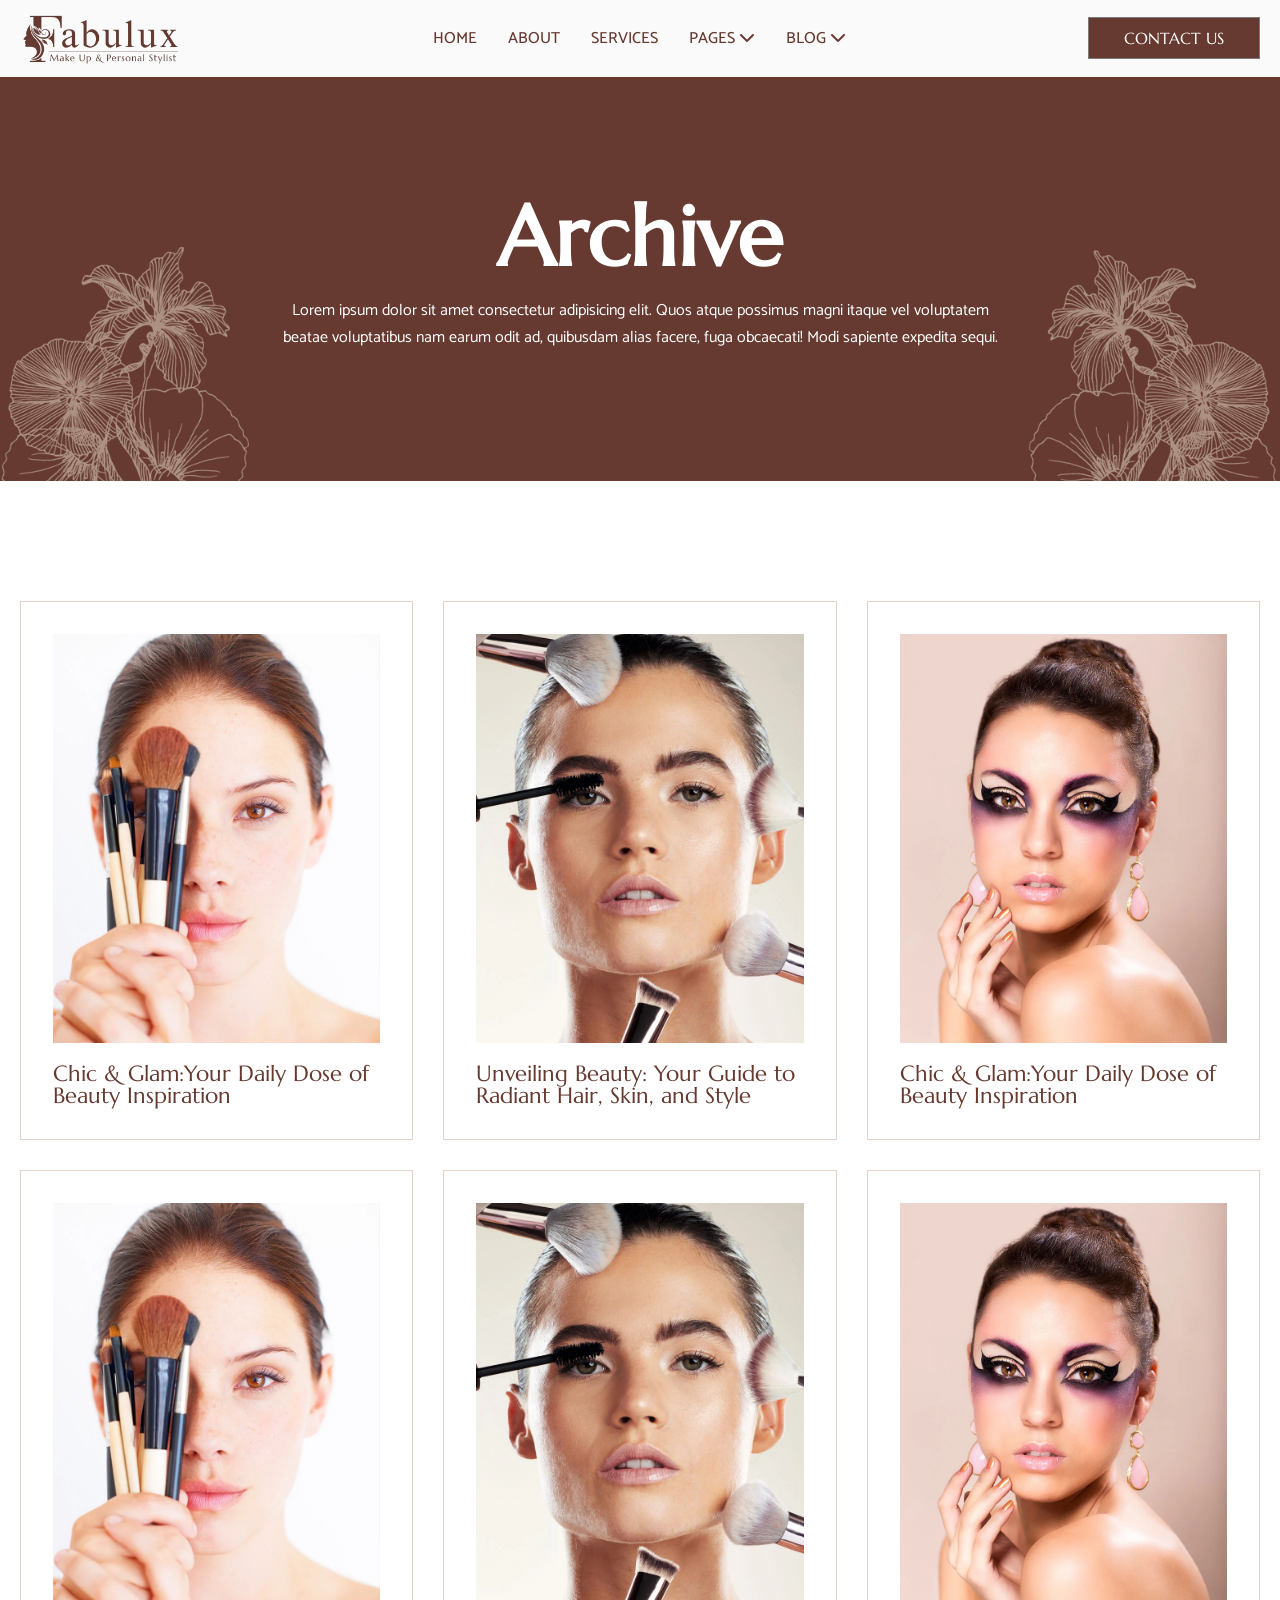
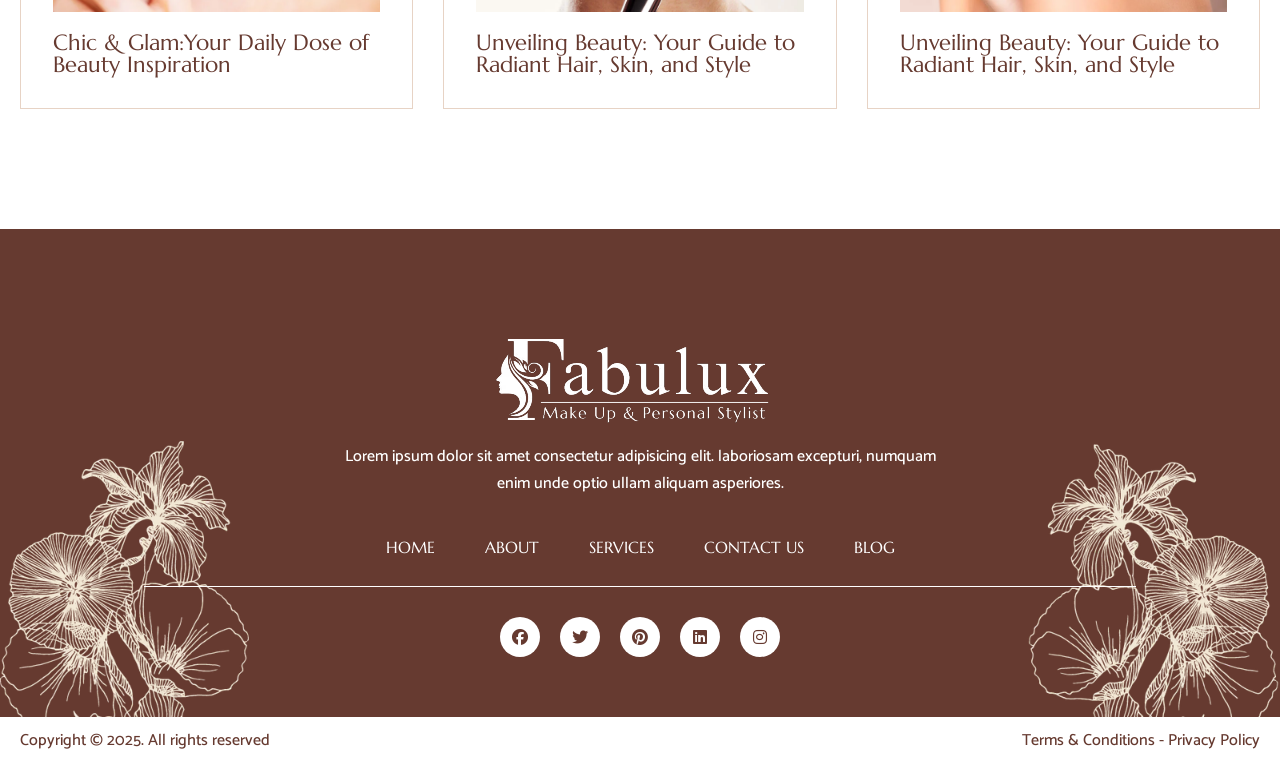
<file: archive.html>
<!DOCTYPE html>
<html lang="en">
<head>
    <meta charset="UTF-8">
    <meta name="viewport" content="width=device-width, initial-scale=1.0">
    <title>Document</title>
      <link rel="stylesheet" href="style.css" />

    <!-- //font families  -->
    <link rel="preconnect" href="https://fonts.googleapis.com" />
    <link rel="preconnect" href="https://fonts.gstatic.com" crossorigin />
    <link
      href="https://fonts.googleapis.com/css2?family=Catamaran:wght@100..900&family=Marcellus&family=Playfair:ital,opsz,wght@0,5..1200,300..900;1,5..1200,300..900&display=swap"
      rel="stylesheet"
    />

    <!-- FONT AWESOME  -->
    <link 
      rel="stylesheet"
      href="https://cdnjs.cloudflare.com/ajax/libs/font-awesome/6.7.2/css/all.min.css"
      integrity="sha512-Evv84Mr4kqVGRNSgIGL/F/aIDqQb7xQ2vcrdIwxfjThSH8CSR7PBEakCr51Ck+w+/U6swU2Im1vVX0SVk9ABhg=="
      crossorigin="anonymous"
      referrerpolicy="no-referrer"
    />
</head>
<body> 
    <header>
      <nav class="navbar">
        <img src="./Fabuluxlogocoklat.webp" alt="" />
        <ul class="links">
          <li><a href="index.html">HOME </a></li>
          <li><a href="about.html">ABOUT</a></li>
          <li><a href="services.html">SERVICES</a></li>
          <li class="dropdown">
            <a href="">PAGES <i class="fa-solid fa-chevron-down"></i></a>
            <ul class="dropdown-container">
              <li><a href="pricingplan.html">PRICING PLAN </a></li>
              <li><a href="team.html">OUR TEAM</a></li>
              <li><a href="contact.html">CONTACT US</a></li>
              <li><a href="faqs.html">FAQS</a></li>
              <li><a href="error.html">ERROR 404</a></li>
            </ul>
          </li>

          <li class="dropdown">
            <a href="#">BLOG <i class="fa-solid fa-chevron-down"></i></a>
            <ul class="dropdown-container">
              <li><a href="archive.html">ARCHIVE</a></li>
              <li><a href="blog.html">BLOG DETAIL</a></li>
            </ul>
          </li>
        </ul>

        <a href="contact.html" class="contact-btn">CONTACT US </a>
        <div class="hamburger-menu">
          <div class="hamburger"></div>
          <div class="hamburger"></div>
          <div class="hamburger"></div>
        </div>
      </nav>
    </header>

   <!-- BANNER SECTION  -->
    <section class="banner-section">
      <div class="banner-container">
        <h1>Archive</h1>
        <p>Lorem ipsum dolor sit amet consectetur adipisicing elit. Quos atque possimus magni itaque vel voluptatem beatae voluptatibus nam earum odit ad, quibusdam alias facere, fuga obcaecati! Modi sapiente expedita sequi.</p>
        
      </div>
    </section>


<!-- ARCHIVE SECTION  -->
 <section class="archive-section">
      <div class="archive-container">
          <a  href="blog.html" class="article-box">
            <img src="./article1.webp" alt="">
            <h4>Chic & Glam:Your Daily Dose of Beauty Inspiration </h4>
          </a>
          <a href="blog.html" class="article-box">
            <img src="./article2.webp" alt="">
            <h4>Unveiling Beauty: Your Guide to Radiant Hair, Skin, and Style</h4>
          </a>
             <a  href="blog.html" class="article-box">
            <img src="./about123.webp" alt="">
            <h4>Chic & Glam:Your Daily Dose of Beauty Inspiration </h4>
          </a>
           <a  href="blog.html" class="article-box">
            <img src="./article1.webp" alt="">
            <h4>Chic & Glam:Your Daily Dose of Beauty Inspiration </h4>
          </a>
          <a href="blog.html" class="article-box">
            <img src="./article2.webp" alt="">
            <h4>Unveiling Beauty: Your Guide to Radiant Hair, Skin, and Style</h4>
          </a>
            
          <a href="blog.html" class="article-box">
            <img src="./about123.webp" alt="">
            <h4>Unveiling Beauty: Your Guide to Radiant Hair, Skin, and Style</h4>
          </a>
        
      </div>
    </section>




   <!-- FOOTER  -->
    <footer>
      <div class="footer-container">
        <div class="footer-image">
          <img src="./Fabuluxlogowhite.webp" alt="">
        </div>
        
          <p>Lorem ipsum dolor sit amet consectetur adipisicing elit. laboriosam excepturi, numquam enim unde optio ullam aliquam asperiores.</p>
        
        <nav class="footer-links">
          <a href="index.html">Home</a>
<a href="about.html">About</a>
<a href="services.html">Services</a>
<a href="contact.html">Contact Us</a>
<a href="blog.html">Blog</a>
        </nav>
        <div class="footer-divider"></div>
        <div class="footer-socials">
          <a href="https://www.facebook.com" class="social-link">
            <i class="fa-brands fa-facebook"></i>
          </a>
          <a href="https://www.twitter.com" class="social-link">
            <i class="fa-brands fa-twitter"></i>
          </a>
          <a href="https://www.pinterest.com" class="social-link">
            <i class="fa-brands fa-pinterest"></i>
          </a>
          <a href="https://www.linkedin.com" class="social-link">
            <i class="fa-brands fa-linkedin"></i>
          </a>
          <a href="https://www.instagram.com" class="social-link">
            <i class="fa-brands fa-instagram"></i>
          </a>
        </div>
      </div>
    </footer>
    <div class="copyright">
      <p>Copyright &copy; 2025. All rights reserved</p>
      <p>Terms & Conditions - Privacy Policy</p>
    </div>
</body>
</html>
</file>
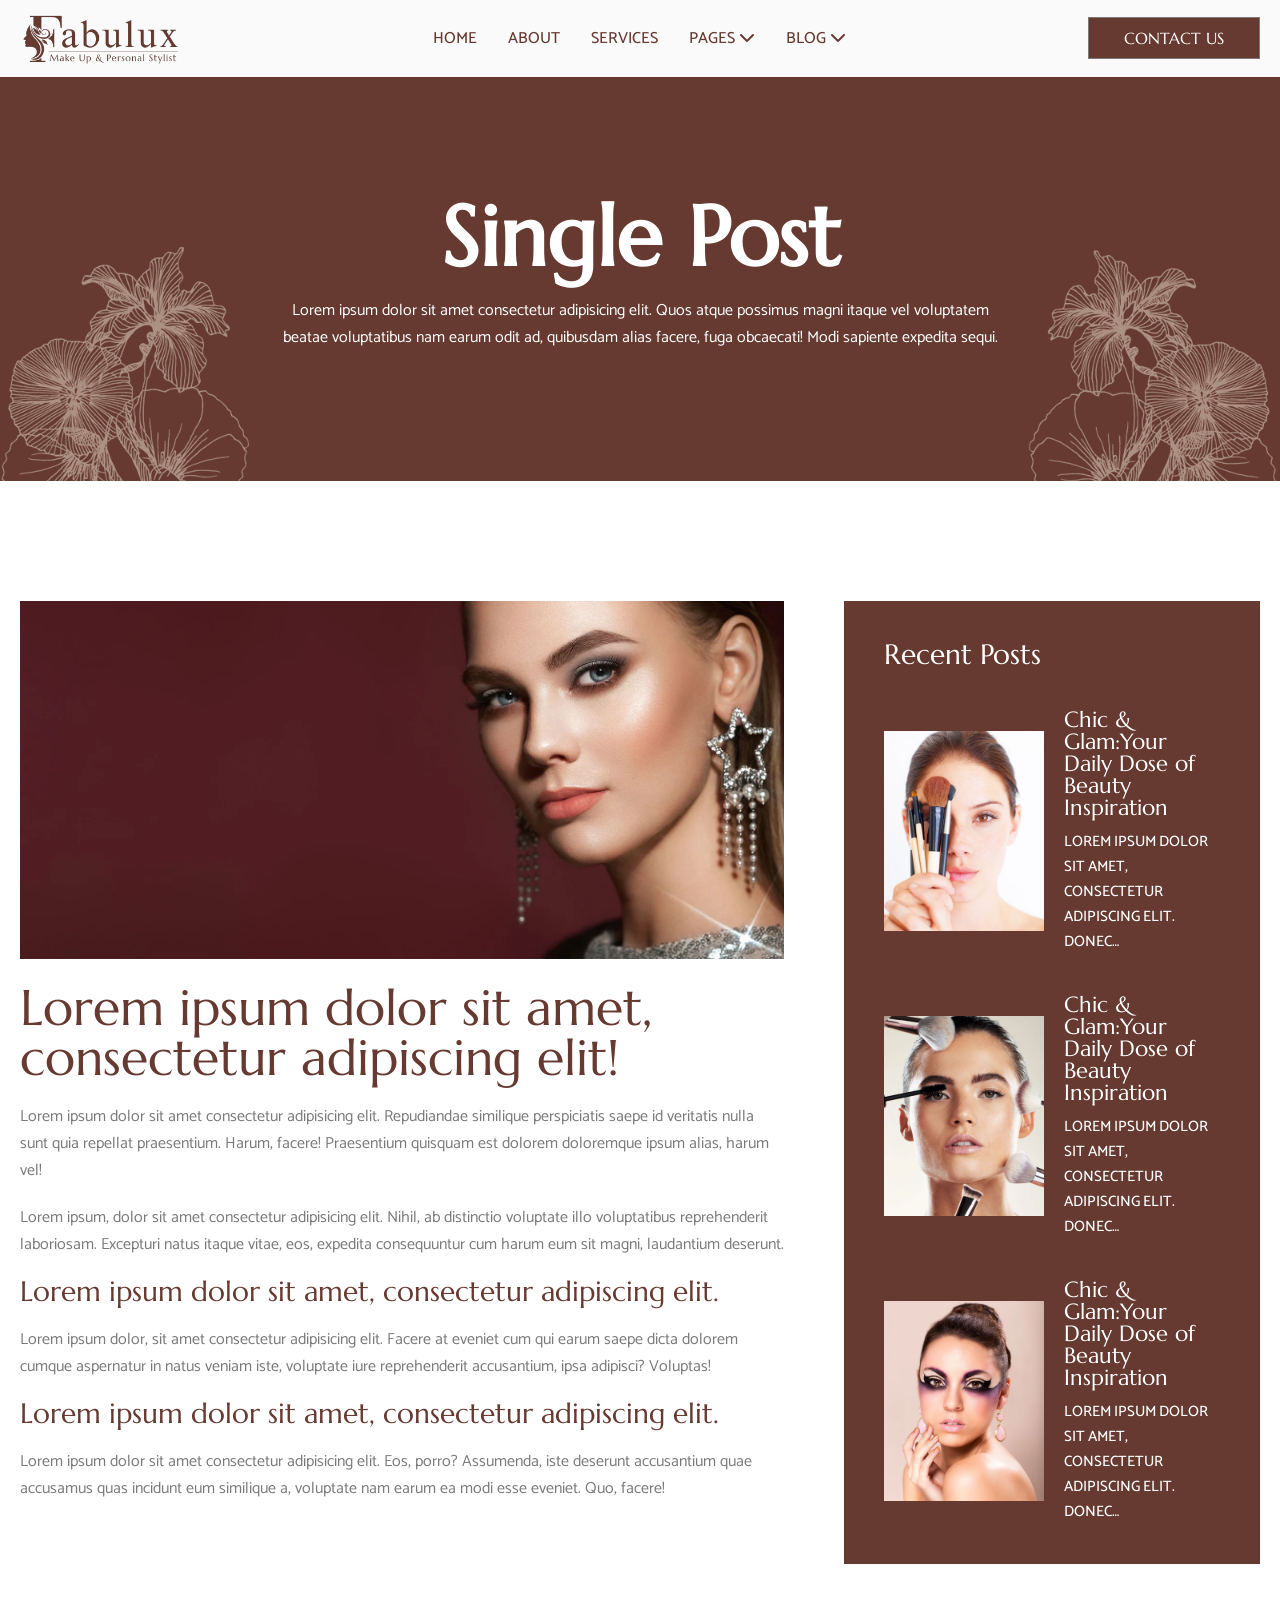
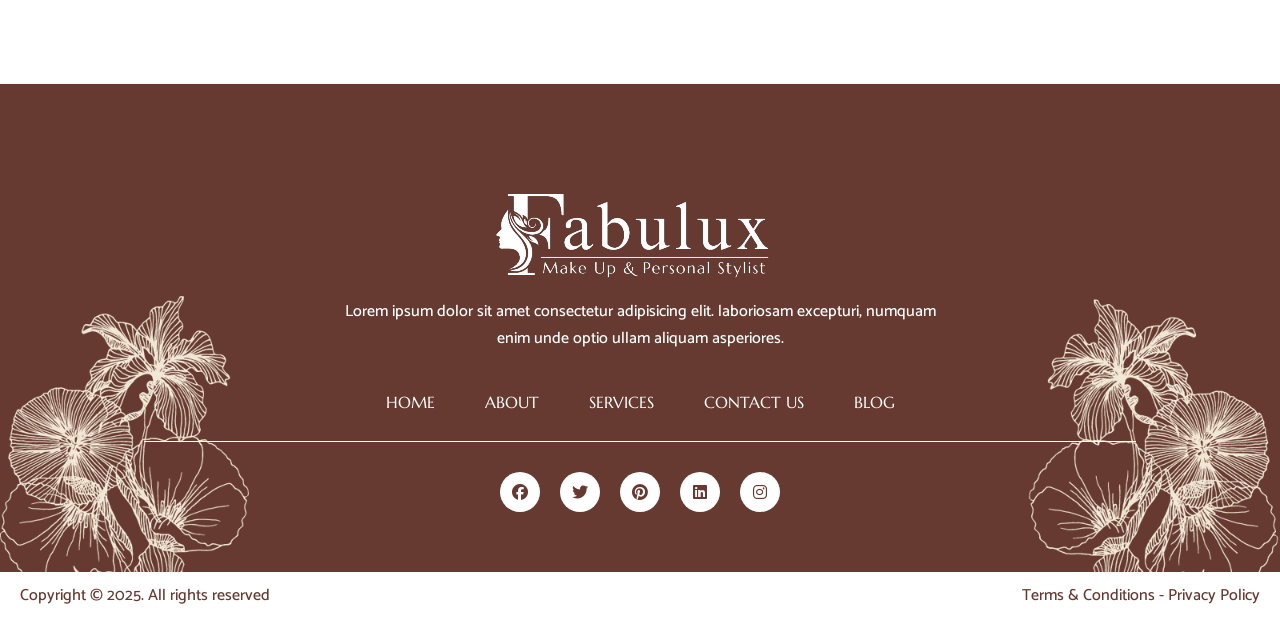
<file: blog.html>
<!doctype html>
<html lang="en">
  <head>
    <meta charset="UTF-8" />
    <meta name="viewport" content="width=device-width, initial-scale=1.0" />
    <title>Document</title>
    <link rel="stylesheet" href="style.css" />
    <!-- //font families  -->
    <link rel="preconnect" href="https://fonts.googleapis.com" />
    <link rel="preconnect" href="https://fonts.gstatic.com" crossorigin />
    <link
      href="https://fonts.googleapis.com/css2?family=Catamaran:wght@100..900&family=Marcellus&family=Playfair:ital,opsz,wght@0,5..1200,300..900;1,5..1200,300..900&display=swap"
      rel="stylesheet"
    />

    <!-- FONT AWESOME  -->
    <link
      rel="stylesheet"
      href="https://cdnjs.cloudflare.com/ajax/libs/font-awesome/6.7.2/css/all.min.css"
      integrity="sha512-Evv84Mr4kqVGRNSgIGL/F/aIDqQb7xQ2vcrdIwxfjThSH8CSR7PBEakCr51Ck+w+/U6swU2Im1vVX0SVk9ABhg=="
      crossorigin="anonymous"
      referrerpolicy="no-referrer"
    />
  </head>
  <body> 
    <header>
      <nav class="navbar">
        <img src="./Fabuluxlogocoklat.webp" alt="" />
        <ul class="links">
          <li><a href="index.html">HOME </a></li>
          <li><a href="about.html">ABOUT</a></li>
          <li><a href="services.html">SERVICES</a></li>
          <li class="dropdown">
            <a href="">PAGES <i class="fa-solid fa-chevron-down"></i></a>
            <ul class="dropdown-container">
              <li><a href="pricingplan.html">PRICING PLAN </a></li>
              <li><a href="team.html">OUR TEAM</a></li>
              <li><a href="contact.html">CONTACT US</a></li>
              <li><a href="faqs.html">FAQS</a></li>
              <li><a href="error.html">ERROR 404</a></li>
            </ul>
          </li>

          <li class="dropdown">
            <a href="#">BLOG <i class="fa-solid fa-chevron-down"></i></a>
            <ul class="dropdown-container">
              <li><a href="archive.html">ARCHIVE</a></li>
              <li><a href="blog.html">BLOG DETAIL</a></li>
            </ul>
          </li>
        </ul>

        <a href="contact.html" class="contact-btn">CONTACT US </a>
        <div class="hamburger-menu">
          <div class="hamburger"></div>
          <div class="hamburger"></div>
          <div class="hamburger"></div>
        </div>
      </nav>
    </header>

    <!-- BANNER SECTION  -->
    <section class="banner-section">
      <div class="banner-container">
        <h1>Single Post</h1>
        <p>
          Lorem ipsum dolor sit amet consectetur adipisicing elit. Quos atque
          possimus magni itaque vel voluptatem beatae voluptatibus nam earum
          odit ad, quibusdam alias facere, fuga obcaecati! Modi sapiente
          expedita sequi.
        </p>
      </div>
    </section>

    <!-- BLOG SECTION  -->
    <section class="blog-section">
      <div class="blog-container">
        <div class="blog-left">
          <div class="blog-image">
            <img src="./hero-images245.jpg" alt="" />
          </div>
          <div class="blog-text">
            <h2>Lorem ipsum dolor sit amet, consectetur adipiscing elit!</h2>
            <p>
              Lorem ipsum dolor sit amet consectetur adipisicing elit.
              Repudiandae similique perspiciatis saepe id veritatis nulla sunt
              quia repellat praesentium. Harum, facere! Praesentium quisquam est
              dolorem doloremque ipsum alias, harum vel!
            </p>
            <p>
              Lorem ipsum, dolor sit amet consectetur adipisicing elit. Nihil,
              ab distinctio voluptate illo voluptatibus reprehenderit
              laboriosam. Excepturi natus itaque vitae, eos, expedita
              consequuntur cum harum eum sit magni, laudantium deserunt.
            </p>
            <h3>Lorem ipsum dolor sit amet, consectetur adipiscing elit.</h3>
            <p>
              Lorem ipsum dolor, sit amet consectetur adipisicing elit. Facere
              at eveniet cum qui earum saepe dicta dolorem cumque aspernatur in
              natus veniam iste, voluptate iure reprehenderit accusantium, ipsa
              adipisci? Voluptas!
            </p>
            <h3>Lorem ipsum dolor sit amet, consectetur adipiscing elit.</h3>
            <p>
              Lorem ipsum dolor sit amet consectetur adipisicing elit. Eos,
              porro? Assumenda, iste deserunt accusantium quae accusamus quas
              incidunt eum similique a, voluptate nam earum ea modi esse
              eveniet. Quo, facere!
            </p>
          </div>
        </div>

        <div class="blog-right">
            <h3>Recent Posts</h3>
              <a  href="#" class="article-box">
            <img src="./article1.webp" alt="">
            <div class="article-text">
            <h4>Chic & Glam:Your Daily Dose of Beauty Inspiration </h4>
            <p>Lorem ipsum dolor sit amet, consectetur adipiscing elit. Donec…</p>
            </div>
          </a>
          <a href="#" class="article-box">
            <img src="./article2.webp" alt="">
             <div class="article-text">
            <h4>Chic & Glam:Your Daily Dose of Beauty Inspiration </h4>
            <p>Lorem ipsum dolor sit amet, consectetur adipiscing elit. Donec…</p>
            </div>
          </a>
             <a  href="#" class="article-box">
            <img src="./about123.webp" alt="">
              <div class="article-text">
            <h4>Chic & Glam:Your Daily Dose of Beauty Inspiration </h4>
            <p>Lorem ipsum dolor sit amet, consectetur adipiscing elit. Donec…</p>
            </div>
          </a>
        </div>
      </div>
    </section>
    

   <!-- FOOTER  -->
    <footer>
      <div class="footer-container">
        <div class="footer-image">
          <img src="./Fabuluxlogowhite.webp" alt="">
        </div>
        
          <p>Lorem ipsum dolor sit amet consectetur adipisicing elit. laboriosam excepturi, numquam enim unde optio ullam aliquam asperiores.</p>
        
        <nav class="footer-links">
          <a href="index.html">Home</a>
<a href="about.html">About</a>
<a href="services.html">Services</a>
<a href="contact.html">Contact Us</a>
<a href="blog.html">Blog</a>
        </nav>
        <div class="footer-divider"></div>
        <div class="footer-socials">
          <a href="https://www.facebook.com" class="social-link">
            <i class="fa-brands fa-facebook"></i>
          </a>
          <a href="https://www.twitter.com" class="social-link">
            <i class="fa-brands fa-twitter"></i>
          </a>
          <a href="https://www.pinterest.com" class="social-link">
            <i class="fa-brands fa-pinterest"></i>
          </a>
          <a href="https://www.linkedin.com" class="social-link">
            <i class="fa-brands fa-linkedin"></i>
          </a>
          <a href="https://www.instagram.com" class="social-link">
            <i class="fa-brands fa-instagram"></i>
          </a>
        </div>
      </div>
    </footer>
    <div class="copyright">
      <p>Copyright &copy; 2025. All rights reserved</p>
      <p>Terms & Conditions - Privacy Policy</p>
    </div>
  </body>
</html>
</file>
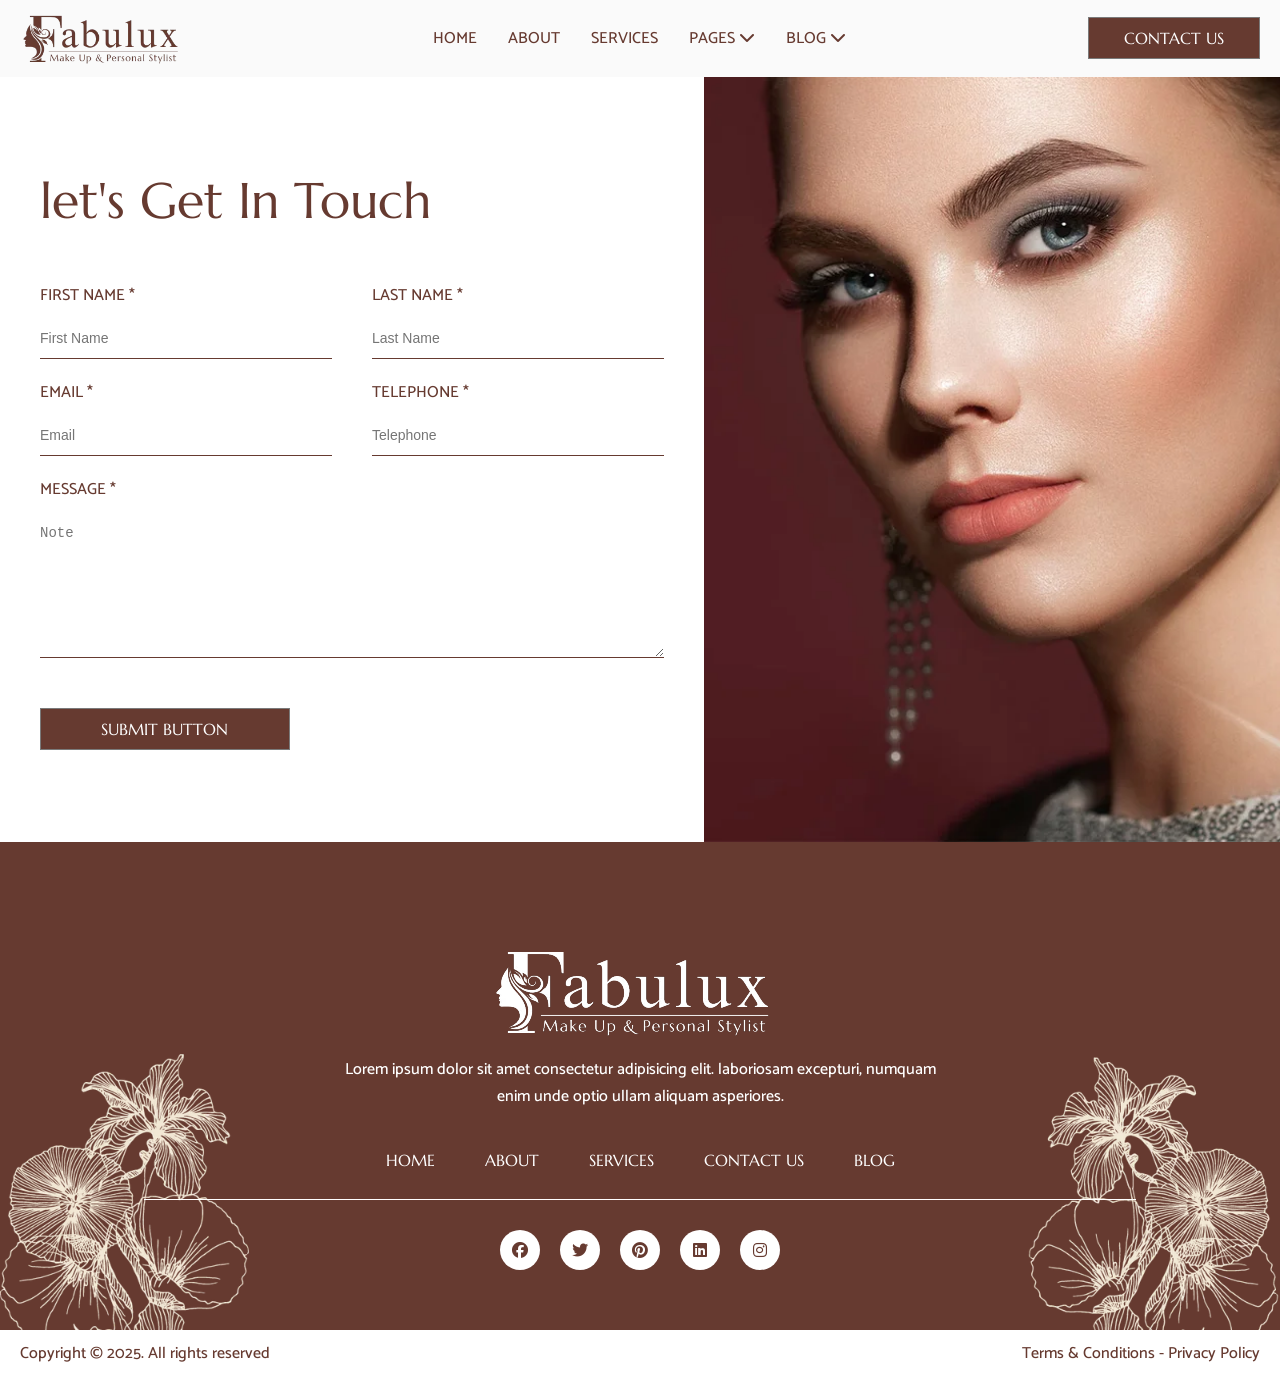
<file: contact.html>
<!doctype html>
<html lang="en">
  <head>
    <meta charset="UTF-8" />
    <meta name="viewport" content="width=device-width, initial-scale=1.0" />
    <title>Document</title>
    <link rel="stylesheet" href="style.css" />
    <!-- //font families  -->
    <link rel="preconnect" href="https://fonts.googleapis.com" />
    <link rel="preconnect" href="https://fonts.gstatic.com" crossorigin />
    <link
      href="https://fonts.googleapis.com/css2?family=Catamaran:wght@100..900&family=Marcellus&family=Playfair:ital,opsz,wght@0,5..1200,300..900;1,5..1200,300..900&display=swap"
      rel="stylesheet"
    />

    <!-- FONT AWESOME  -->
    <link 
      rel="stylesheet"
      href="https://cdnjs.cloudflare.com/ajax/libs/font-awesome/6.7.2/css/all.min.css"
      integrity="sha512-Evv84Mr4kqVGRNSgIGL/F/aIDqQb7xQ2vcrdIwxfjThSH8CSR7PBEakCr51Ck+w+/U6swU2Im1vVX0SVk9ABhg=="
      crossorigin="anonymous"
      referrerpolicy="no-referrer"
    />
  </head> 
  <body> 
    <header>
      <nav class="navbar">
        <img src="./Fabuluxlogocoklat.webp" alt="" />
        <ul class="links">
          <li><a href="index.html">HOME </a></li>
          <li><a href="about.html">ABOUT</a></li>
          <li><a href="services.html">SERVICES</a></li>
          <li class="dropdown">
            <a href="">PAGES <i class="fa-solid fa-chevron-down"></i></a>
            <ul class="dropdown-container">
              <li><a href="pricingplan.html">PRICING PLAN </a></li>
              <li><a href="team.html">OUR TEAM</a></li>
              <li><a href="contact.html">CONTACT US</a></li>
              <li><a href="faqs.html">FAQS</a></li>
              <li><a href="error.html">ERROR 404</a></li>
            </ul>
          </li>

          <li class="dropdown">
            <a href="#">BLOG <i class="fa-solid fa-chevron-down"></i></a>
            <ul class="dropdown-container">
              <li><a href="archive.html">ARCHIVE</a></li>
              <li><a href="blog.html">BLOG DETAIL</a></li>
            </ul>
          </li>
        </ul>

        <a href="contact.html" class="contact-btn">CONTACT US </a>
        <div class="hamburger-menu">
          <div class="hamburger"></div>
          <div class="hamburger"></div>
          <div class="hamburger"></div>
        </div>
      </nav>
    </header>

    <section class="contact-hero">
      <div class="contact-hero-container">
        <div class="contact-card">
          <h2>let's Get In Touch</h2>
          <div class="contact-form">
            <div class="contact-name">
              <div class="contact-name-box">
                <label for="fname">FIRST NAME *</label>
                <input
                  type="text"
                  name="fname"
                  id="fname"
                  placeholder="First Name"
                />
              </div>
              <div class="contact-name-box">
                <label for="lname">LAST NAME *</label>
                <input
                  type="text"
                  name="lname"
                  id="lname"
                  placeholder="Last Name"
                />
              </div>
            </div>

            <div class="contact-name">
              <div class="contact-name-box">
                <label for="email">EMAIL *</label>
                <input
                  type="email"
                  name="email"
                  id="email"
                  placeholder="Email"
                />
              </div>
              <div class="contact-name-box">
                <label for="telephone">TELEPHONE *</label>
                <input type="number" placeholder="Telephone" id="telephone" />
              </div>
            </div>

            <div class="contact-message">
              <label for="message">MESSAGE *</label>
              <textarea
                name="message"
                id="message"
                rows="8"
                cols="10"
                placeholder="Note"
              ></textarea>
            </div>

            <a href="#">SUBMIT BUTTON</a>
          </div>
        </div>
      </div>
    </section>

  <!-- FOOTER  -->
    <footer>
      <div class="footer-container">
        <div class="footer-image">
          <img src="./Fabuluxlogowhite.webp" alt="">
        </div>
        
          <p>Lorem ipsum dolor sit amet consectetur adipisicing elit. laboriosam excepturi, numquam enim unde optio ullam aliquam asperiores.</p>
        
        <nav class="footer-links">
          <a href="index.html">Home</a>
<a href="about.html">About</a>
<a href="services.html">Services</a>
<a href="contact.html">Contact Us</a>
<a href="blog.html">Blog</a>
        </nav>
        <div class="footer-divider"></div>
        <div class="footer-socials">
          <a href="https://www.facebook.com" class="social-link">
            <i class="fa-brands fa-facebook"></i>
          </a>
          <a href="https://www.twitter.com" class="social-link">
            <i class="fa-brands fa-twitter"></i>
          </a>
          <a href="https://www.pinterest.com" class="social-link">
            <i class="fa-brands fa-pinterest"></i>
          </a>
          <a href="https://www.linkedin.com" class="social-link">
            <i class="fa-brands fa-linkedin"></i>
          </a>
          <a href="https://www.instagram.com" class="social-link">
            <i class="fa-brands fa-instagram"></i>
          </a>
        </div>
      </div>
    </footer>
    <div class="copyright">
      <p>Copyright &copy; 2025. All rights reserved</p>
      <p>Terms & Conditions - Privacy Policy</p>
    </div>
  </body>
</html>
</file>
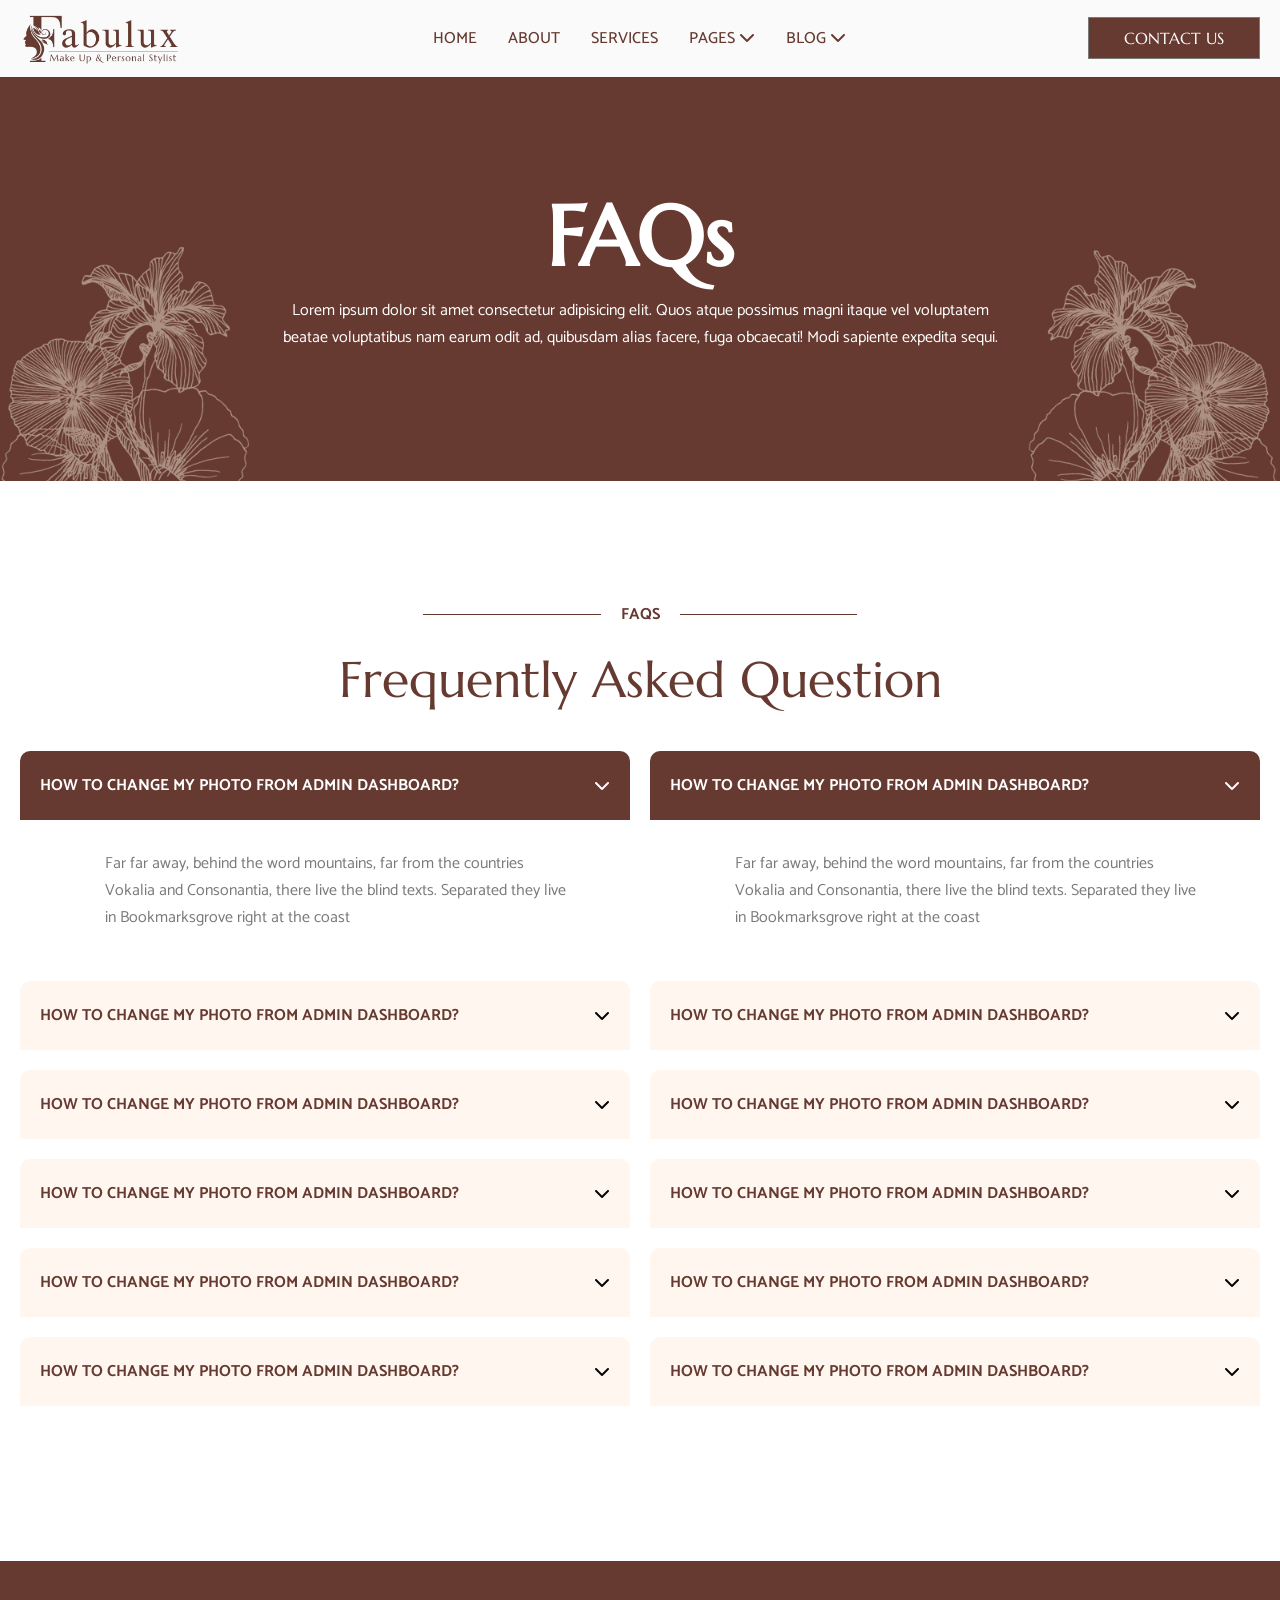
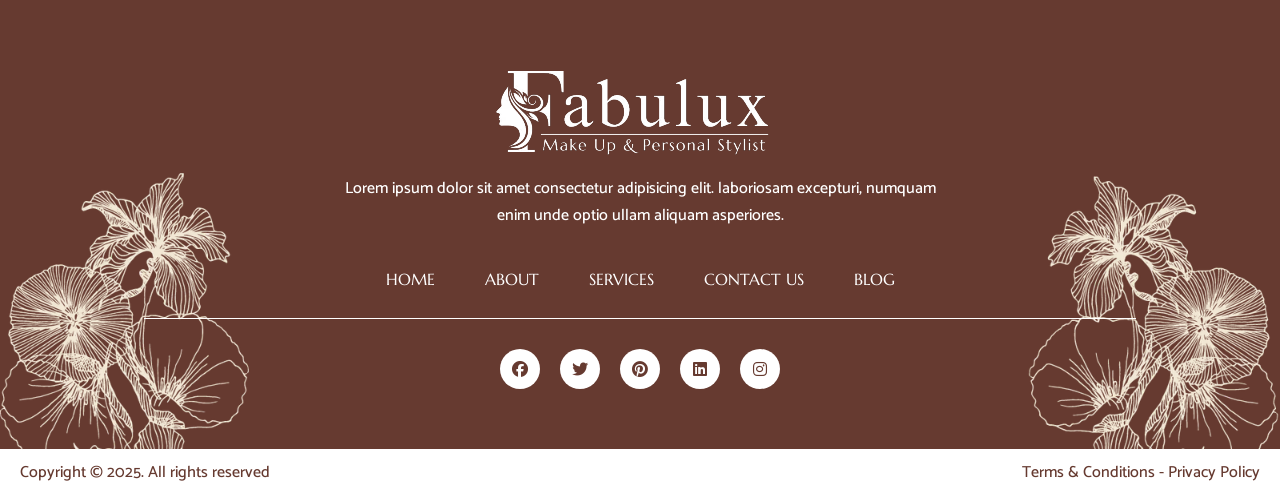
<file: faqs.html>
<!doctype html>
<html lang="en">
  <head>
    <meta charset="UTF-8" />
    <meta name="viewport" content="width=device-width, initial-scale=1.0" />
    <title>Document</title>
    <link rel="stylesheet" href="style.css" />

    <!-- //font families  -->
    <link rel="preconnect" href="https://fonts.googleapis.com" />
    <link rel="preconnect" href="https://fonts.gstatic.com" crossorigin />
    <link
      href="https://fonts.googleapis.com/css2?family=Catamaran:wght@100..900&family=Marcellus&family=Playfair:ital,opsz,wght@0,5..1200,300..900;1,5..1200,300..900&display=swap"
      rel="stylesheet"
    />

    <!-- FONT AWESOME  -->
    <link
      rel="stylesheet"
      href="https://cdnjs.cloudflare.com/ajax/libs/font-awesome/6.7.2/css/all.min.css"
      integrity="sha512-Evv84Mr4kqVGRNSgIGL/F/aIDqQb7xQ2vcrdIwxfjThSH8CSR7PBEakCr51Ck+w+/U6swU2Im1vVX0SVk9ABhg=="
      crossorigin="anonymous"
      referrerpolicy="no-referrer"
    />
  </head>
  <body>
    <header>
      <nav class="navbar">
        <img src="./Fabuluxlogocoklat.webp" alt="" />
        <ul class="links">
          <li><a href="index.html">HOME </a></li>
          <li><a href="about.html">ABOUT</a></li>
          <li><a href="services.html">SERVICES</a></li>
          <li class="dropdown">
            <a href="">PAGES <i class="fa-solid fa-chevron-down"></i></a>
            <ul class="dropdown-container">
              <li><a href="pricingplan.html">PRICING PLAN </a></li>
              <li><a href="team.html">OUR TEAM</a></li>
              <li><a href="contact.html">CONTACT US</a></li>
              <li><a href="faqs.html">FAQS</a></li>
              <li><a href="error.html">ERROR 404</a></li>
            </ul>
          </li>

          <li class="dropdown">
            <a href="#">BLOG <i class="fa-solid fa-chevron-down"></i></a>
            <ul class="dropdown-container">
              <li><a href="archive.html">ARCHIVE</a></li>
              <li><a href="blog.html">BLOG DETAIL</a></li>
            </ul>
          </li>
        </ul>

        <a href="contact.html" class="contact-btn">CONTACT US </a>
        <div class="hamburger-menu">
          <div class="hamburger"></div>
          <div class="hamburger"></div>
          <div class="hamburger"></div>
        </div>
      </nav>
    </header>

    <!-- BANNER SECTION  -->
    <section class="banner-section">
      <div class="banner-container"> 
        <h1>FAQs</h1>
        <p>Lorem ipsum dolor sit amet consectetur adipisicing elit. Quos atque possimus magni itaque vel voluptatem beatae voluptatibus nam earum odit ad, quibusdam alias facere, fuga obcaecati! Modi sapiente expedita sequi.</p>
        
      </div>
    </section>

    <!-- FAQS SECTION  -->
    <section class="faqs-section">
      <div class="faqs-container">
        <div class="faqs-subheading">
          <h6>FAQS</h6>
        </div>
        <h2>Frequently Asked Question</h2>
        <div class="faqs-lists">
          <ul>
            <li class="faqs-box">
              <div class="faqs-header active">
                <h3>HOW TO CHANGE MY PHOTO FROM ADMIN DASHBOARD?</h3>
                <i class="fa-solid fa-chevron-down"></i>
              </div>
              <div class="faqs-content active-content">
                <p>
                  Far far away, behind the word mountains, far from the
                  countries Vokalia and Consonantia, there live the blind texts.
                  Separated they live in Bookmarksgrove right at the coast
                </p>
              </div>
            </li>

            <li class="faqs-box">
              <div class="faqs-header">
                <h3>HOW TO CHANGE MY PHOTO FROM ADMIN DASHBOARD?</h3>
                <i class="fa-solid fa-chevron-down"></i>
              </div>
              <div class="faqs-content">
                <p>
                  Far far away, behind the word mountains, far from the
                  countries Vokalia and Consonantia, there live the blind texts.
                  Separated they live in Bookmarksgrove right at the coast
                </p>
              </div>
            </li>

            <li class="faqs-box">
              <div class="faqs-header">
                <h3>HOW TO CHANGE MY PHOTO FROM ADMIN DASHBOARD?</h3>
                <i class="fa-solid fa-chevron-down"></i>
              </div>
              <div class="faqs-content">
                <p>
                  Far far away, behind the word mountains, far from the
                  countries Vokalia and Consonantia, there live the blind texts.
                  Separated they live in Bookmarksgrove right at the coast
                </p>
              </div>
            </li>

            <li class="faqs-box">
              <div class="faqs-header">
                <h3>HOW TO CHANGE MY PHOTO FROM ADMIN DASHBOARD?</h3>
                <i class="fa-solid fa-chevron-down"></i>
              </div>
              <div class="faqs-content">
                <p>
                  Far far away, behind the word mountains, far from the
                  countries Vokalia and Consonantia, there live the blind texts.
                  Separated they live in Bookmarksgrove right at the coast
                </p>
              </div>
            </li>

            <li class="faqs-box">
              <div class="faqs-header">
                <h3>HOW TO CHANGE MY PHOTO FROM ADMIN DASHBOARD?</h3>
                <i class="fa-solid fa-chevron-down"></i>
              </div>
              <div class="faqs-content">
                <p>
                  Far far away, behind the word mountains, far from the
                  countries Vokalia and Consonantia, there live the blind texts.
                  Separated they live in Bookmarksgrove right at the coast
                </p>
              </div>
            </li>

            <li class="faqs-box">
              <div class="faqs-header">
                <h3>HOW TO CHANGE MY PHOTO FROM ADMIN DASHBOARD?</h3>
                <i class="fa-solid fa-chevron-down"></i>
              </div>
              <div class="faqs-content">
                <p>
                  Far far away, behind the word mountains, far from the
                  countries Vokalia and Consonantia, there live the blind texts.
                  Separated they live in Bookmarksgrove right at the coast
                </p>
              </div>
            </li>
          </ul>

          <ul>
            <li class="faqs-box">
              <div class="faqs-header active">
                <h3>HOW TO CHANGE MY PHOTO FROM ADMIN DASHBOARD?</h3>
                <i class="fa-solid fa-chevron-down"></i>
              </div>
              <div class="faqs-content active-content">
                <p>
                  Far far away, behind the word mountains, far from the
                  countries Vokalia and Consonantia, there live the blind texts.
                  Separated they live in Bookmarksgrove right at the coast
                </p>
              </div>
            </li>

            <li class="faqs-box">
              <div class="faqs-header">
                <h3>HOW TO CHANGE MY PHOTO FROM ADMIN DASHBOARD?</h3>
                <i class="fa-solid fa-chevron-down"></i>
              </div>
              <div class="faqs-content">
                <p>
                  Far far away, behind the word mountains, far from the
                  countries Vokalia and Consonantia, there live the blind texts.
                  Separated they live in Bookmarksgrove right at the coast
                </p>
              </div>
            </li>

            <li class="faqs-box">
              <div class="faqs-header">
                <h3>HOW TO CHANGE MY PHOTO FROM ADMIN DASHBOARD?</h3>
                <i class="fa-solid fa-chevron-down"></i>
              </div>
              <div class="faqs-content">
                <p>
                  Far far away, behind the word mountains, far from the
                  countries Vokalia and Consonantia, there live the blind texts.
                  Separated they live in Bookmarksgrove right at the coast
                </p>
              </div>
            </li>

            <li class="faqs-box">
              <div class="faqs-header">
                <h3>HOW TO CHANGE MY PHOTO FROM ADMIN DASHBOARD?</h3>
                <i class="fa-solid fa-chevron-down"></i>
              </div>
              <div class="faqs-content">
                <p>
                  Far far away, behind the word mountains, far from the
                  countries Vokalia and Consonantia, there live the blind texts.
                  Separated they live in Bookmarksgrove right at the coast
                </p>
              </div>
            </li>

            <li class="faqs-box">
              <div class="faqs-header">
                <h3>HOW TO CHANGE MY PHOTO FROM ADMIN DASHBOARD?</h3>
                <i class="fa-solid fa-chevron-down"></i>
              </div>
              <div class="faqs-content">
                <p>
                  Far far away, behind the word mountains, far from the
                  countries Vokalia and Consonantia, there live the blind texts.
                  Separated they live in Bookmarksgrove right at the coast
                </p>
              </div>
            </li>

            <li class="faqs-box">
              <div class="faqs-header">
                <h3>HOW TO CHANGE MY PHOTO FROM ADMIN DASHBOARD?</h3>
                <i class="fa-solid fa-chevron-down"></i>
              </div>
              <div class="faqs-content">
                <p>
                  Far far away, behind the word mountains, far from the
                  countries Vokalia and Consonantia, there live the blind texts.
                  Separated they live in Bookmarksgrove right at the coast
                </p>
              </div>
            </li>
          </ul>
        </div>
      </div>
    </section>

    <!-- FOOTER  -->
    <footer>
      <div class="footer-container">
        <div class="footer-image">
          <img src="./Fabuluxlogowhite.webp" alt="">
        </div>
        
          <p>Lorem ipsum dolor sit amet consectetur adipisicing elit. laboriosam excepturi, numquam enim unde optio ullam aliquam asperiores.</p>
        
        <nav class="footer-links">
          <a href="index.html">Home</a>
<a href="about.html">About</a>
<a href="services.html">Services</a>
<a href="contact.html">Contact Us</a>
<a href="blog.html">Blog</a>
        </nav>
        <div class="footer-divider"></div>
        <div class="footer-socials">
          <a href="https://www.facebook.com" class="social-link">
            <i class="fa-brands fa-facebook"></i>
          </a>
          <a href="https://www.twitter.com" class="social-link">
            <i class="fa-brands fa-twitter"></i>
          </a>
          <a href="https://www.pinterest.com" class="social-link">
            <i class="fa-brands fa-pinterest"></i>
          </a>
          <a href="https://www.linkedin.com" class="social-link">
            <i class="fa-brands fa-linkedin"></i>
          </a>
          <a href="https://www.instagram.com" class="social-link">
            <i class="fa-brands fa-instagram"></i>
          </a>
        </div>
      </div>
    </footer>
    <div class="copyright">
      <p>Copyright &copy; 2025. All rights reserved</p>
      <p>Terms & Conditions - Privacy Policy</p>
    </div>
  </body>
</html>
</file>
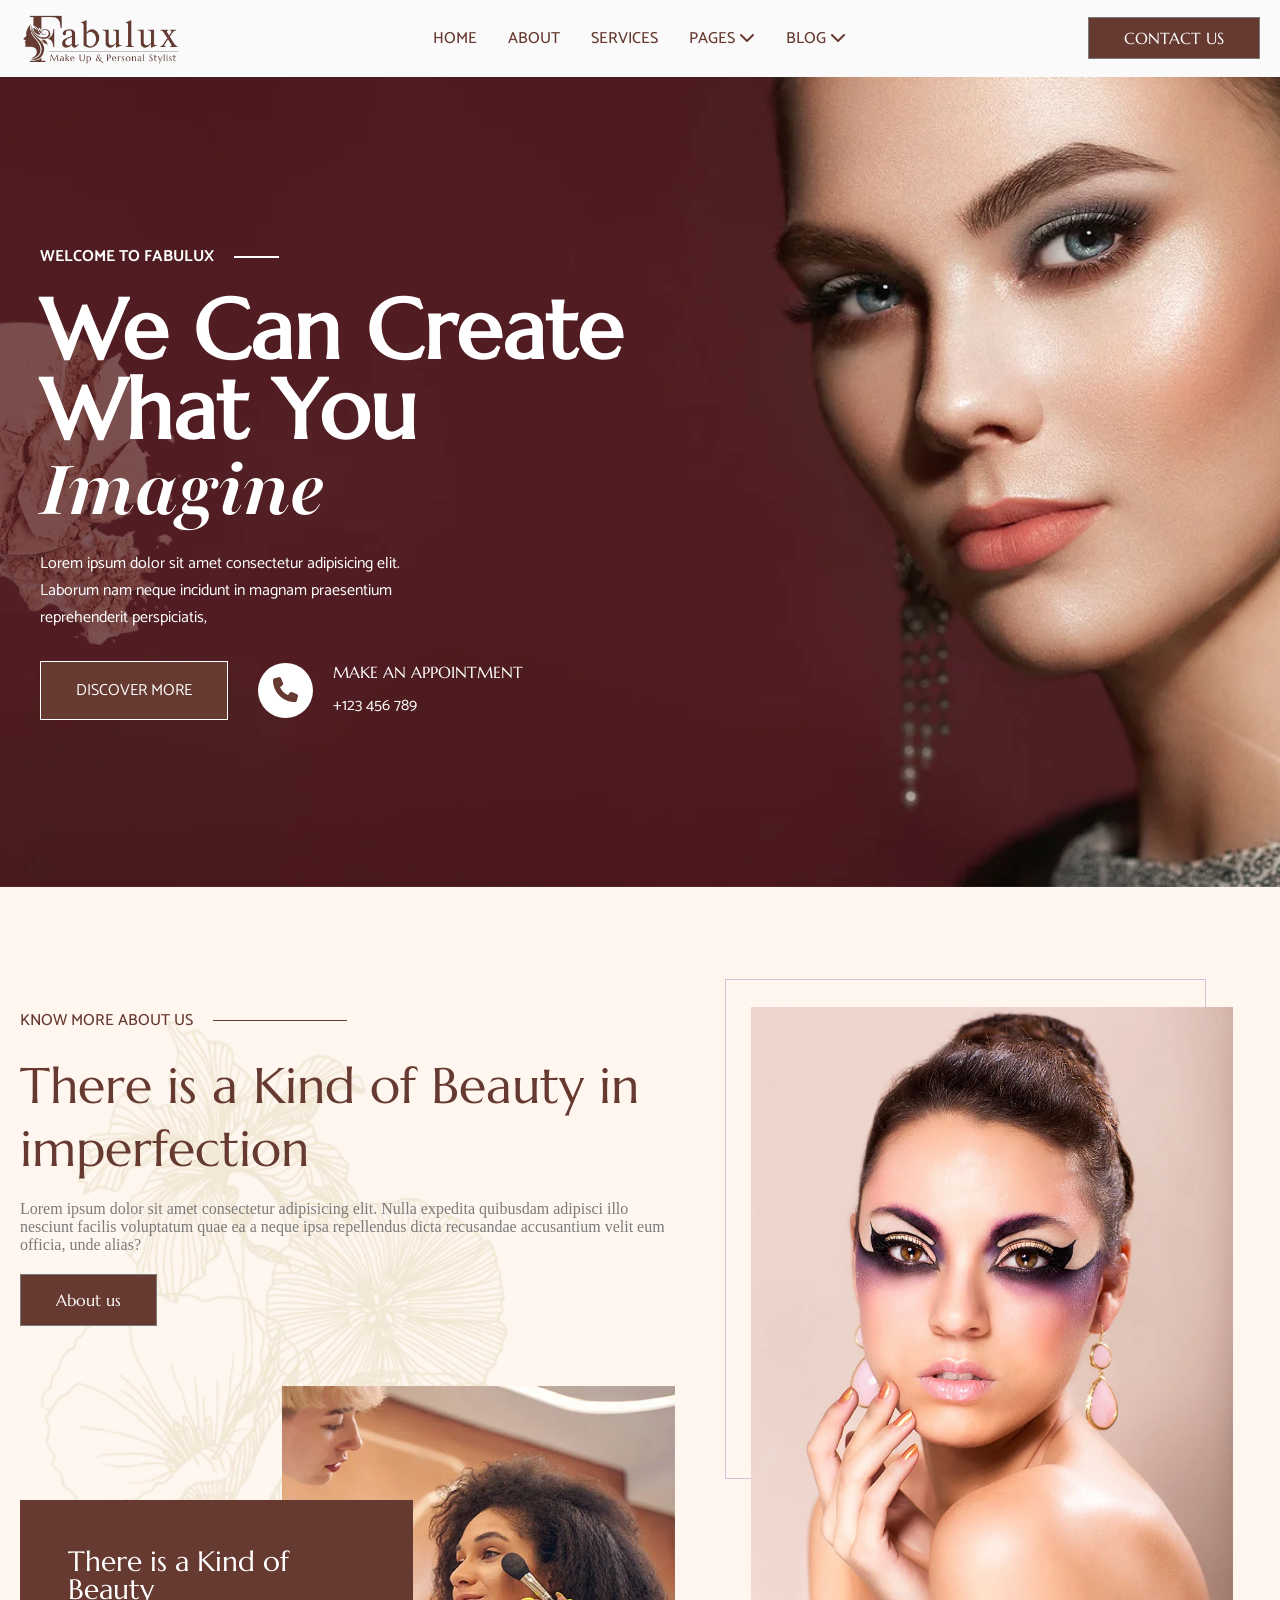
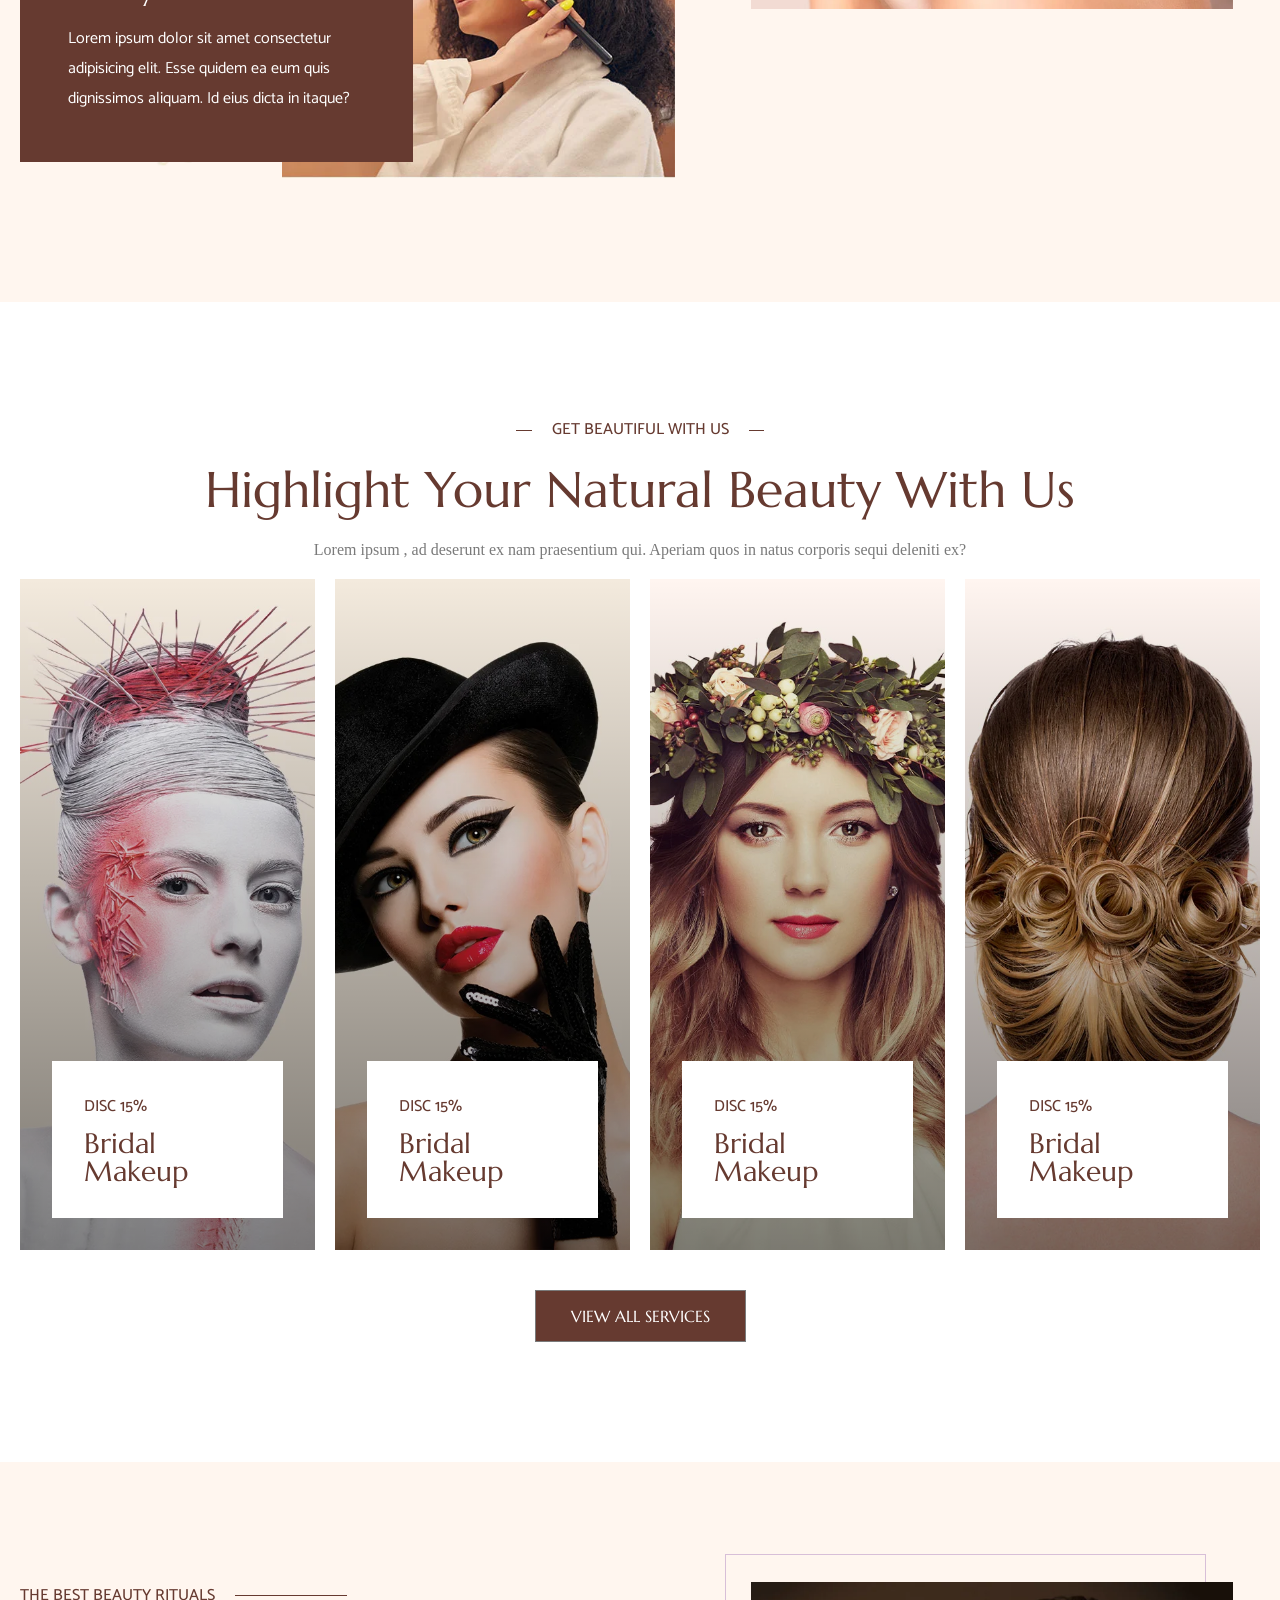
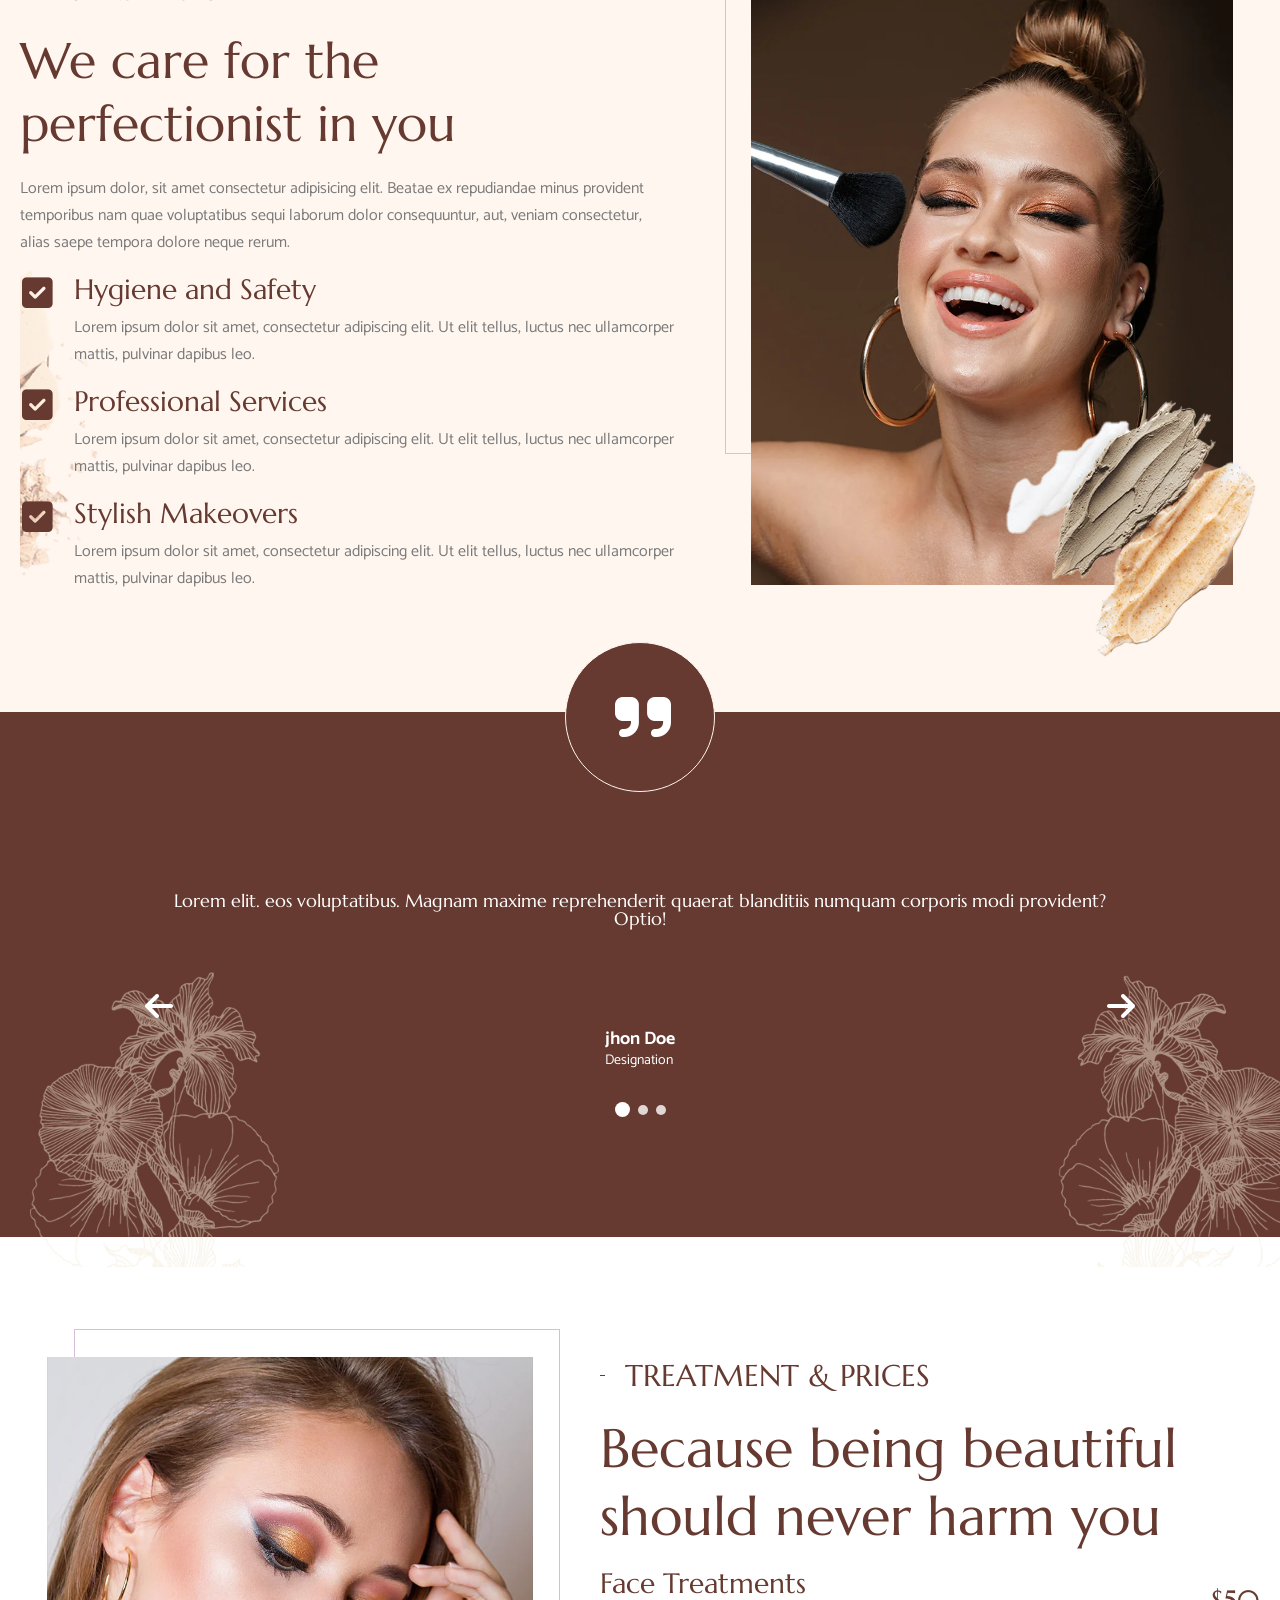
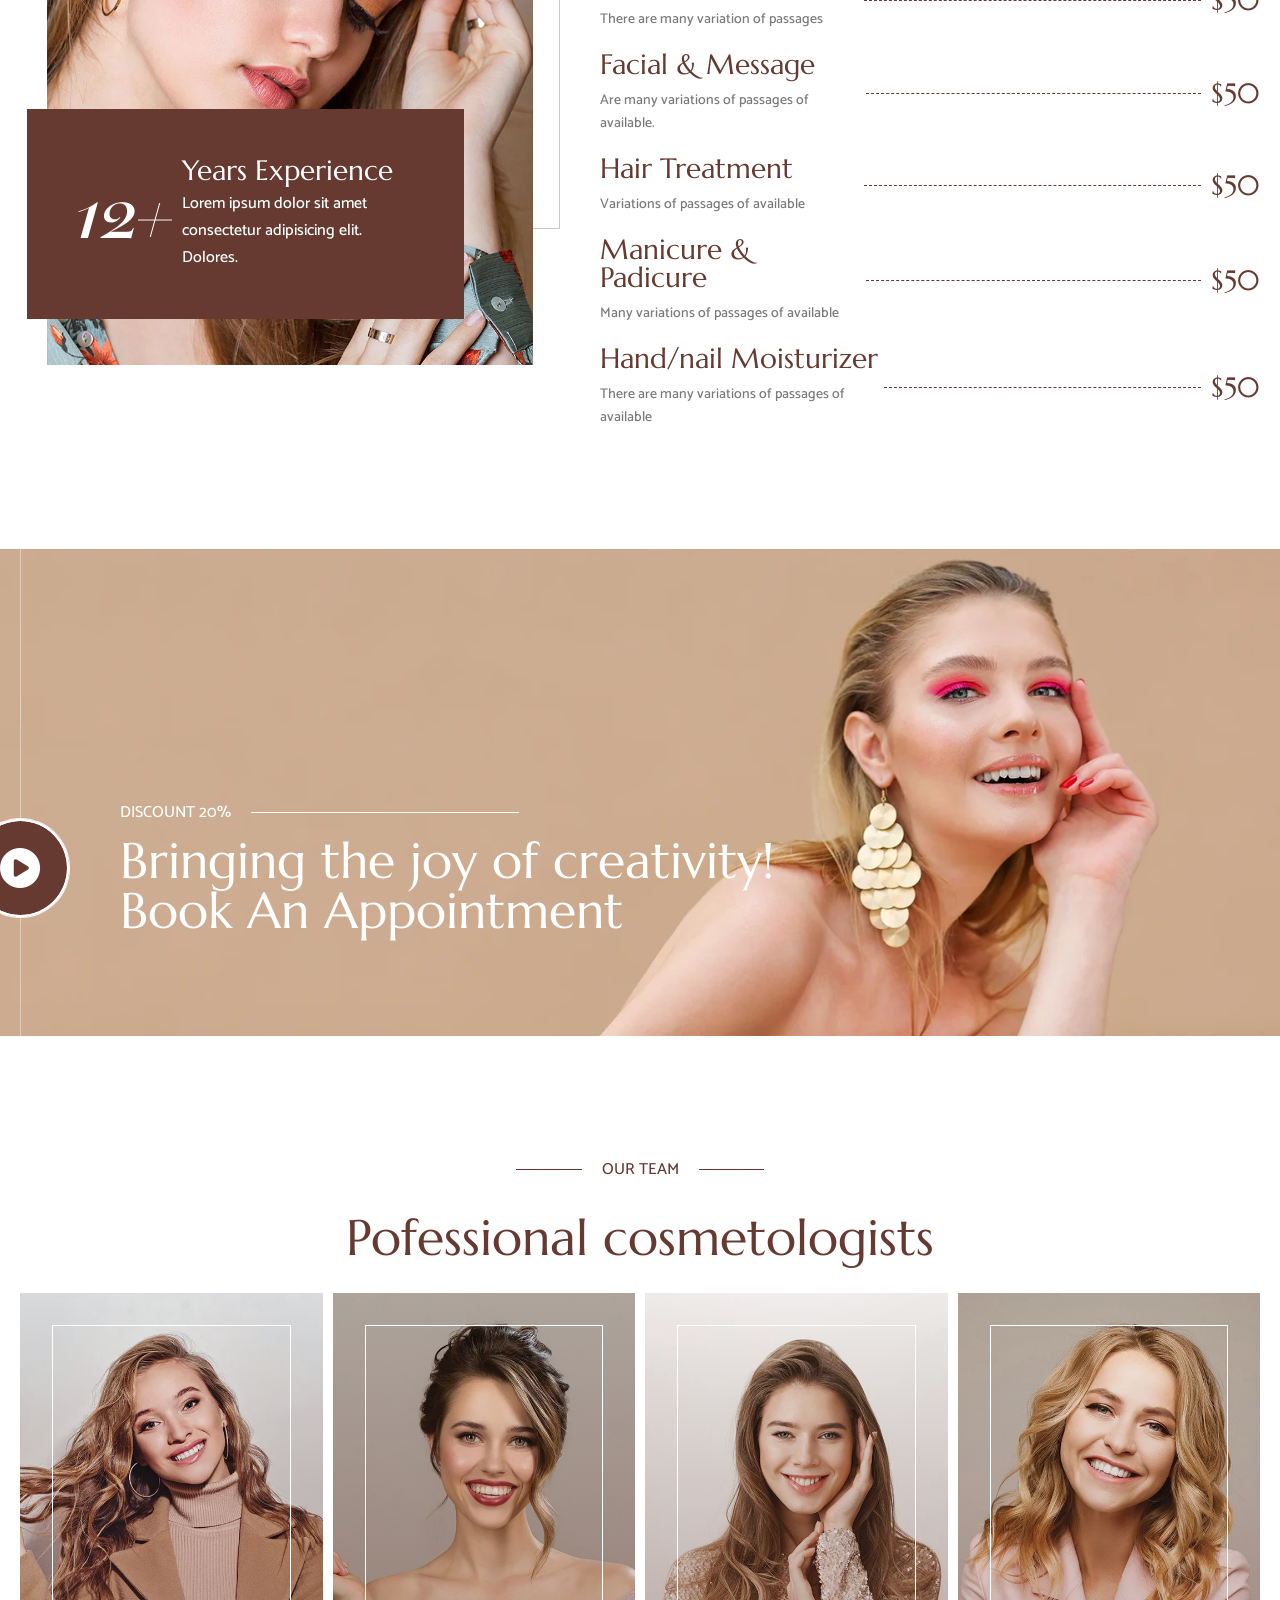
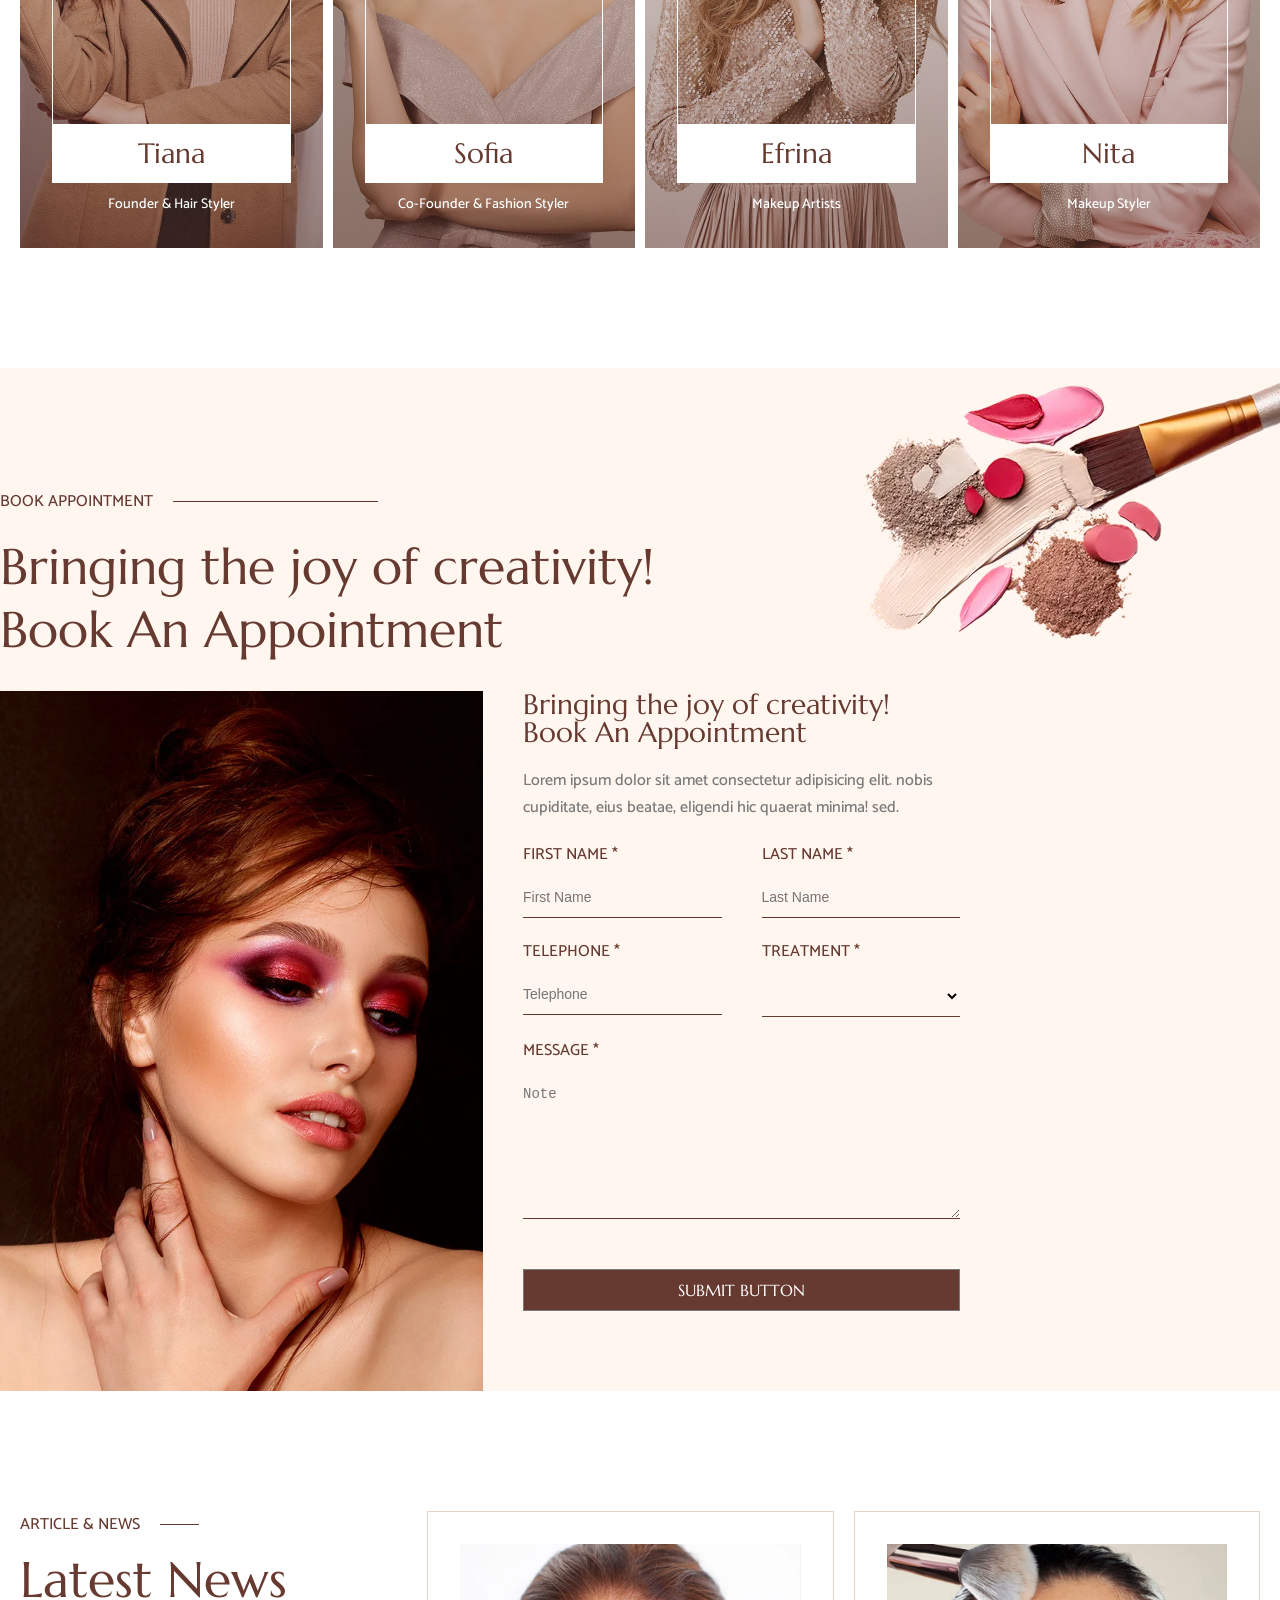
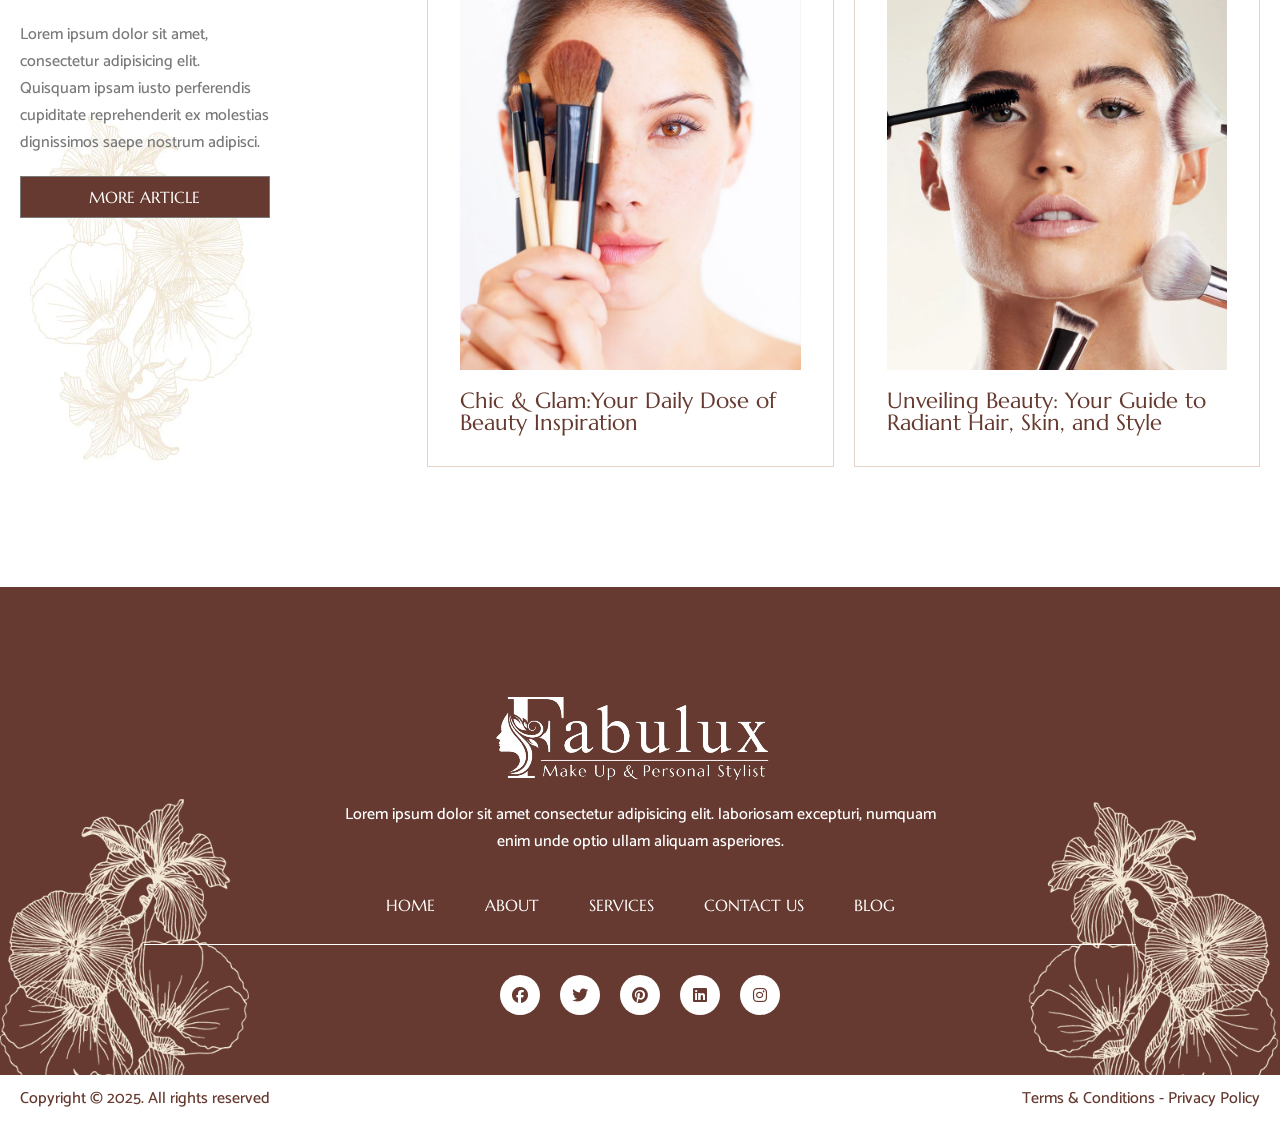
<file: home.html>
<!doctype html>
<html lang="en">
  <head>
    <meta charset="UTF-8" />
    <meta name="viewport" content="width=device-width, initial-scale=1.0" />
    <title>Document</title>
    <link rel="stylesheet" href="style.css" />

    <!-- //font families  -->
    <link rel="preconnect" href="https://fonts.googleapis.com" />
    <link rel="preconnect" href="https://fonts.gstatic.com" crossorigin />
    <link
      href="https://fonts.googleapis.com/css2?family=Catamaran:wght@100..900&family=Marcellus&family=Playfair:ital,opsz,wght@0,5..1200,300..900;1,5..1200,300..900&display=swap"
      rel="stylesheet"
    />

    <!-- FONT AWESOME  -->
    <link
      rel="stylesheet"
      href="https://cdnjs.cloudflare.com/ajax/libs/font-awesome/6.7.2/css/all.min.css"
      integrity="sha512-Evv84Mr4kqVGRNSgIGL/F/aIDqQb7xQ2vcrdIwxfjThSH8CSR7PBEakCr51Ck+w+/U6swU2Im1vVX0SVk9ABhg=="
      crossorigin="anonymous"
      referrerpolicy="no-referrer"
    />
  </head>
  <body>
     <header>
      <nav class="navbar">
        <img src="./Fabuluxlogocoklat.webp" alt="" />
        <ul class="links">
          <li><a href="home.html">HOME </a></li>
          <li><a href="about.html">ABOUT</a></li>
          <li><a href="services.html">SERVICES</a></li>
          <li class="dropdown">
            <a href="">PAGES <i class="fa-solid fa-chevron-down"></i></a>
            <ul class="dropdown-container">
              <li><a href="pricingplan.html">PRICING PLAN </a></li>
              <li><a href="team.html">OUR TEAM</a></li>
              <li><a href="contact.html">CONTACT US</a></li>
              <li><a href="faqs.html">FAQS</a></li>
              <li><a href="error.html">ERROR 404</a></li>
            </ul>
          </li>

          <li class="dropdown">
            <a href="#">BLOG <i class="fa-solid fa-chevron-down"></i></a>
            <ul class="dropdown-container">
              <li><a href="archive.html">ARCHIVE</a></li>
              <li><a href="blog.html">BLOG DETAIL</a></li>
            </ul>
          </li>
        </ul>

        <a href="contact.html" class="contact-btn">CONTACT US </a>
        <div class="hamburger-menu">
          <div class="hamburger"></div>
          <div class="hamburger"></div>
          <div class="hamburger"></div>
        </div>
      </nav>
    </header>

    <!-- HERO SECTION -->
    <section class="hero">
      <div class="hero-section">
        <div class="hero-left">
          <div class="sub-header">
            <h6>WELCOME TO FABULUX</h6>
          </div>
          <h1>
            We Can Create What You
            <span>Imagine</span>
          </h1>

          <p>
            Lorem ipsum dolor sit amet consectetur adipisicing elit. Laborum nam
            neque incidunt in magnam praesentium reprehenderit perspiciatis,
          </p>

          <div class="hero-box">
            <a href="about.html">DISCOVER MORE </a>
            <div class="hero-appointment">
              <div class="img">
                <i class="fa-solid fa-phone"></i>
              </div>
              <div class="appointment-text">
                <h6>MAKE AN APPOINTMENT</h6>
                <p>+123 456 789</p>
              </div>
            </div>
          </div>
        </div>
      </div>
    </section>

<!-- ABOUT SECTION  -->
    <section class="about">
      <div class="about-container">
        <div class="about-left">
          <div class="left-subheading">
            <h6>KNOW MORE ABOUT US</h6>
          </div>
          <h2>There is a Kind of Beauty in imperfection</h2>
          <p>
            Lorem ipsum dolor sit amet consectetur adipisicing elit. Nulla
            expedita quibusdam adipisci illo nesciunt facilis voluptatum quae ea
            a neque ipsa repellendus dicta recusandae accusantium velit eum
            officia, unde alias?
          </p>
          <div class="about-button">
            <a href="about.html">About us</a>
          </div>
          <div class="spacer"></div>
          <div class="left-image">
            <img src="./imageabout1.webp" alt="" />
          </div>
          <div class="about-box">
            <h3>There is a Kind of Beauty</h3>
            <p>
              Lorem ipsum dolor sit amet consectetur adipisicing elit. Esse
              quidem ea eum quis dignissimos aliquam. Id eius dicta in itaque?
            </p>
          </div>
        </div>
        <div class="about-right">
          <div class="empty"></div>
          <div class="filled">
            <img src="./about123.webp" alt="" />
          </div>
        </div>
      </div>
    </section>

    <!-- SERVICES SECTION -->
    <section class="services">
      <div class="services-container">
        <div class="services-subheading">
          <h6>GET BEAUTIFUL WITH US</h6>
        </div>
        <h2>Highlight Your Natural Beauty With Us</h2>
        <p>
          Lorem ipsum , ad deserunt ex nam praesentium qui. Aperiam quos in
          natus corporis sequi deleniti ex?
        </p>
        <div class="services-box services-images-container">
          <div class="services-box cinematic-makeup-section">
            <div class="services-content-spacer"></div>
           <a href="services.html" class="services-content">
              <h6>DISC 15%</h6>
              <h3>Bridal Makeup</h3>
            </a>
          </div>
          <div class="services-box fashion-makeup-section">
            <div class="services-content-spacer"></div>
             <a href="services.html" class="services-content">
              <h6>DISC 15%</h6>
              <h3>Bridal Makeup</h3>
            </a>
          </div>
          <div class="services-box bridal-makeup-section">
            <div class="services-content-spacer"></div>
            <a href="services.html" class="services-content">
              <h6>DISC 15%</h6>
              <h3>Bridal Makeup</h3>
            </a>
          </div>
          <div class="services-box hair-style-section">
            <div class="services-content-spacer"></div>
            <a href="services.html" class="services-content">
              <h6>DISC 15%</h6>
              <h3>Bridal Makeup</h3>
            </a>
          </div>
        </div>

        <a href="services.html" class="services-btn">VIEW ALL SERVICES</a>
      </div>
    </section>

    <!-- BEAUTY RITUALS SECTION  -->
    <section class="beauty-rituals-section">
      <div class="beauty-rituals-container">
        <div class="beauty-left">
          <div class="beauty-subheading">
            <h6>THE BEST BEAUTY RITUALS</h6>
          </div>

          <h2>We care for the perfectionist in you</h2>
          <p>
            Lorem ipsum dolor, sit amet consectetur adipisicing elit. Beatae ex
            repudiandae minus provident temporibus nam quae voluptatibus sequi
            laborum dolor consequuntur, aut, veniam consectetur, alias saepe
            tempora dolore neque rerum.
          </p>

          <div class="beauty-left-box">
            <div class="beauty-icon">
              <i class="fa-solid fa-square-check"></i>
            </div>
            <div class="beauty-text">
              <h3>Hygiene and Safety</h3>
              <p>
                Lorem ipsum dolor sit amet, consectetur adipiscing elit. Ut elit
                tellus, luctus nec ullamcorper mattis, pulvinar dapibus leo.
              </p>
            </div>
          </div>

          <div class="beauty-left-box">
            <div class="beauty-icon">
              <i class="fa-solid fa-square-check"></i>
            </div>
            <div class="beauty-text">
              <h3>Professional Services</h3>
              <p>
                Lorem ipsum dolor sit amet, consectetur adipiscing elit. Ut elit
                tellus, luctus nec ullamcorper mattis, pulvinar dapibus leo.
              </p>
            </div>
          </div>

          <div class="beauty-left-box">
            <div class="beauty-icon">
              <i class="fa-solid fa-square-check"></i>
            </div>
            <div class="beauty-text">
              <h3>Stylish Makeovers</h3>
              <p>
                Lorem ipsum dolor sit amet, consectetur adipiscing elit. Ut elit
                tellus, luctus nec ullamcorper mattis, pulvinar dapibus leo.
              </p>
            </div>
          </div>
        </div>

        <div class="beauty-right">
          <div class="empty"></div>
          <div class="filled">
            <img src="./beauty image.webp" alt="" />
          </div>

          <div class="foundation-paint-box">
            <div class="inner-paint-box">
              <img src="./foundation colors.webp" alt="" />
            </div>
          </div>
        </div>
      </div>
    </section>

    <!-- TESTIMONIAL SECTION  -->
    <section class="testimonial-section">
      <div class="testimonial-container">
        <div class="quote-icon">
          <i class="fa-solid fa-quote-left"></i>
        </div>
        <div class="quote-text">
          <p>
            Lorem elit. eos voluptatibus. Magnam maxime reprehenderit quaerat
            blanditiis numquam corporis modi provident? Optio!
          </p>
        </div>
        <div class="quote-arrow">
          <i class="fa-solid fa-arrow-left"></i>
          <i class="fa-solid fa-arrow-right"></i>
        </div>
        <div class="quote-name">
          <h3>jhon Doe</h3>
          <p>Designation</p>
        </div>
        <div class="quote-button">
          <div class="quote-dot active-dot"></div>
          <div class="quote-dot"></div>
          <div class="quote-dot"></div>
        </div>
      </div>
    </section>

    <!-- PRICE SECTION  -->
    <section class="price-section">
      <div class="price-container">
          <div class="price-left">
          <div class="empty"></div>
          <div class="filled">
            <img src="./pricetreatment123.webp" alt="" />
            
            <div class="price-left-box">
            <div class="price-left-age">
              <span>12+</span>
            </div>
            <div class="price-left-text">
              <h3>Years Experience</h3>
              <p>
                Lorem ipsum dolor sit amet consectetur adipisicing elit.
                Dolores.
              </p>
            </div>
          </div>
          </div>

          
        </div>
        <div class="price-right">
          <div class="price-right-subheading">
            <h6>TREATMENT & PRICES</h6>
          </div>

          <h2>Because being beautiful should never harm you</h2>

          <div class="treatment-box">
            <div class="treatment-name">
              <h3>Face Treatments</h3>
              <p>There are many variation of passages</p>
            </div>
            <div class="treatment-price">
              <div></div>
              <span>$50</span>
            </div>
          </div>

          <div class="treatment-box">
            <div class="treatment-name">
              <h3>Facial & Message</h3>
              <p>Are many variations of passages of available.</p>
            </div>
            <div class="treatment-price">
              <div></div>
              <span>$50</span>
            </div>
          </div>

          <div class="treatment-box">
            <div class="treatment-name">
              <h3>Hair Treatment</h3>
              <p>Variations of passages of available</p>
            </div>
            <div class="treatment-price">
              <div></div>
              <span>$50</span>
            </div>
          </div>

          <div class="treatment-box">
            <div class="treatment-name">
              <h3>Manicure & Padicure</h3>
              <p>Many variations of passages of available</p>
            </div>
            <div class="treatment-price">
              <div></div>
              <span>$50</span>
            </div>
          </div>

          <div class="treatment-box">
            <div class="treatment-name">
              <h3>Hand/nail Moisturizer</h3>
              <p>There are many variations of passages of available</p>
            </div>
            <div class="treatment-price">
              <div></div>
              <span>$50</span>
            </div>
          </div>
        </div>
      </div>
    </section>

    <!-- VIDEO SECTION  -->
    <section class="video-section">
      <div class="video-container">
        <div class="video-button">
          <i class="fa-solid fa-circle-play"></i>
        </div>
        <div class="video-text">
          <div class="video-subheading">
            <h6>DISCOUNT 20%</h6>
          </div>
          <h2>
            Bringing the joy of creativity! <br />
            Book An Appointment
          </h2>
        </div>
      </div>
    </section>

    <!-- TEAMS SECTION  -->
    <section class="teams-section">
      <div class="teams-container">
        <div class="teams-subheading">
          <h6>OUR TEAM</h6>
        </div>
        <h2>Pofessional cosmetologists</h2>

        <div class="teams-images-container">
          <div class="teams-image team-founder-image">
            <div class="team-content-spacer"></div>

            <h3>Tiana</h3>
            <h6>Founder & Hair Styler</h6>
          </div>
          <div class="teams-image team-cofounder-image">
            <div class="team-content-spacer"></div>
            <h3>Sofia</h3>
            <h6>Co-Founder & Fashion Styler</h6>
          </div>
          <div class="teams-image team-makeup-artist-image">
            <div class="team-content-spacer"></div>
            <h3>Efrina</h3>
            <h6>Makeup Artists</h6>
          </div>
          <div class="teams-image team-makeup-styler-image">
            <div class="team-content-spacer"></div>
            <h3>Nita</h3>
            <h6>Makeup Styler</h6>
          </div>
        </div>
      </div>
    </section>

    <!-- APPOINTMENT SECTION  -->
    <section class="appointment-section">
      <div class="appointment-header-container">
        <div class="appointment-subheading">
          <h6>BOOK APPOINTMENT</h6>
        </div>
        <h2>
          Bringing the joy of creativity! <br />
          Book An Appointment
        </h2>
      </div>
      <div class="appointment-body-container">
        <div class="appointment-left"></div>
        <div class="appointment-right">
          <h3>
            Bringing the joy of creativity! <br />
            Book An Appointment
          </h3>
          <p>
            Lorem ipsum dolor sit amet consectetur adipisicing elit. nobis
            cupiditate, eius beatae, eligendi hic quaerat minima! sed.
          </p>
          <form class="appointment-form">
            <div class="appointment-name">
              <div class="appointment-name-box">
                <label for="fname">FIRST NAME *</label>
                <input
                  type="text"
                  name="fname"
                  id="fname"
                  placeholder="First Name"
                />
              </div>
              <div class="appointment-name-box">
                <label for="lname">LAST NAME *</label>
                <input
                  type="text"
                  name="lname"
                  id="lname"
                  placeholder="Last Name"
                />
              </div>
            </div>
            <div class="appointment-telephone-treatment">
              <div class="appointment-telephone-treatment-box">
                <label for="telephone">TELEPHONE *</label>
                <input type="number" placeholder="Telephone" id="telephone" />
              </div>
              <div class="appointment-telephone-treatment-box">
                <label for="treatment">TREATMENT *</label>
                <select name="treatment" id="treatment">
                  <option value="#"></option>
                  <option value="#">Treatment 1</option>
                  <option value="#">Treatment 2</option>
                  <option value="#">Treatment 3</option>
                  <option value="#">Treatment 4</option>
                  <option value="#">Treatment 5</option>
                  <option value="#">Treatment 6</option>
                </select>
              </div>
            </div>
            <div class="appointment-message">
              <label for="message">MESSAGE *</label>
              <textarea
                name="message"
                id="message"
                 rows="8"
                cols="10" 
                placeholder="Note"
              ></textarea>
            </div>
            <a href="#">SUBMIT BUTTON</a>
          </form>
        </div>
      </div>
    </section>

    <!-- ARTICLE SECTION  -->
    <section class="article-section">
      <div class="article-container">
        <div class="article-left">
          <div class="article-subheading">
            <h6>ARTICLE & NEWS</h6>
          </div>
          <h2>Latest News</h2>
          <p>Lorem ipsum dolor sit amet, consectetur adipisicing elit. Quisquam ipsam iusto perferendis cupiditate reprehenderit ex molestias dignissimos saepe nostrum adipisci.</p>
          <a href="#">MORE ARTICLE</a>
        </div>
        <div class="article-right">
          <a  href="#" class="article-box">
            <img src="./article1.webp" alt="">
            <h4>Chic & Glam:Your Daily Dose of Beauty Inspiration </h4>
          </a>
          <a href="#" class="article-box">
            <img src="./article2.webp" alt="">
            <h4>Unveiling Beauty: Your Guide to Radiant Hair, Skin, and Style</h4>
          </a>
        </div>
      </div>
    </section>

    <!-- FOOTER  -->
    <footer>
      <div class="footer-container">
        <div class="footer-image">
          <img src="./Fabuluxlogowhite.webp" alt="">
        </div>
        
          <p>Lorem ipsum dolor sit amet consectetur adipisicing elit. laboriosam excepturi, numquam enim unde optio ullam aliquam asperiores.</p>
        
        <nav class="footer-links">
          <a href="home.html">Home</a>
<a href="about.html">About</a>
<a href="services.html">Services</a>
<a href="contact.html">Contact Us</a>
<a href="blog.html">Blog</a>
        </nav>
        <div class="footer-divider"></div>
        <div class="footer-socials">
          <div class="social-link">
            <i class="fa-brands fa-facebook"></i>
          </div>
          <div class="social-link">
            <i class="fa-brands fa-twitter"></i>
          </div>
          <div class="social-link">
            <i class="fa-brands fa-pinterest"></i>
          </div>
          <div class="social-link">
            <i class="fa-brands fa-linkedin"></i>
          </div>
          <div class="social-link">
            <i class="fa-brands fa-instagram"></i>
          </div>
        </div>
      </div>
    </footer>
    <div class="copyright">
      <p>Copyright &copy; 2025. All rights reserved</p>
      <p>Terms & Conditions - Privacy Policy</p>
    </div>
  </body>
</html>
</file>
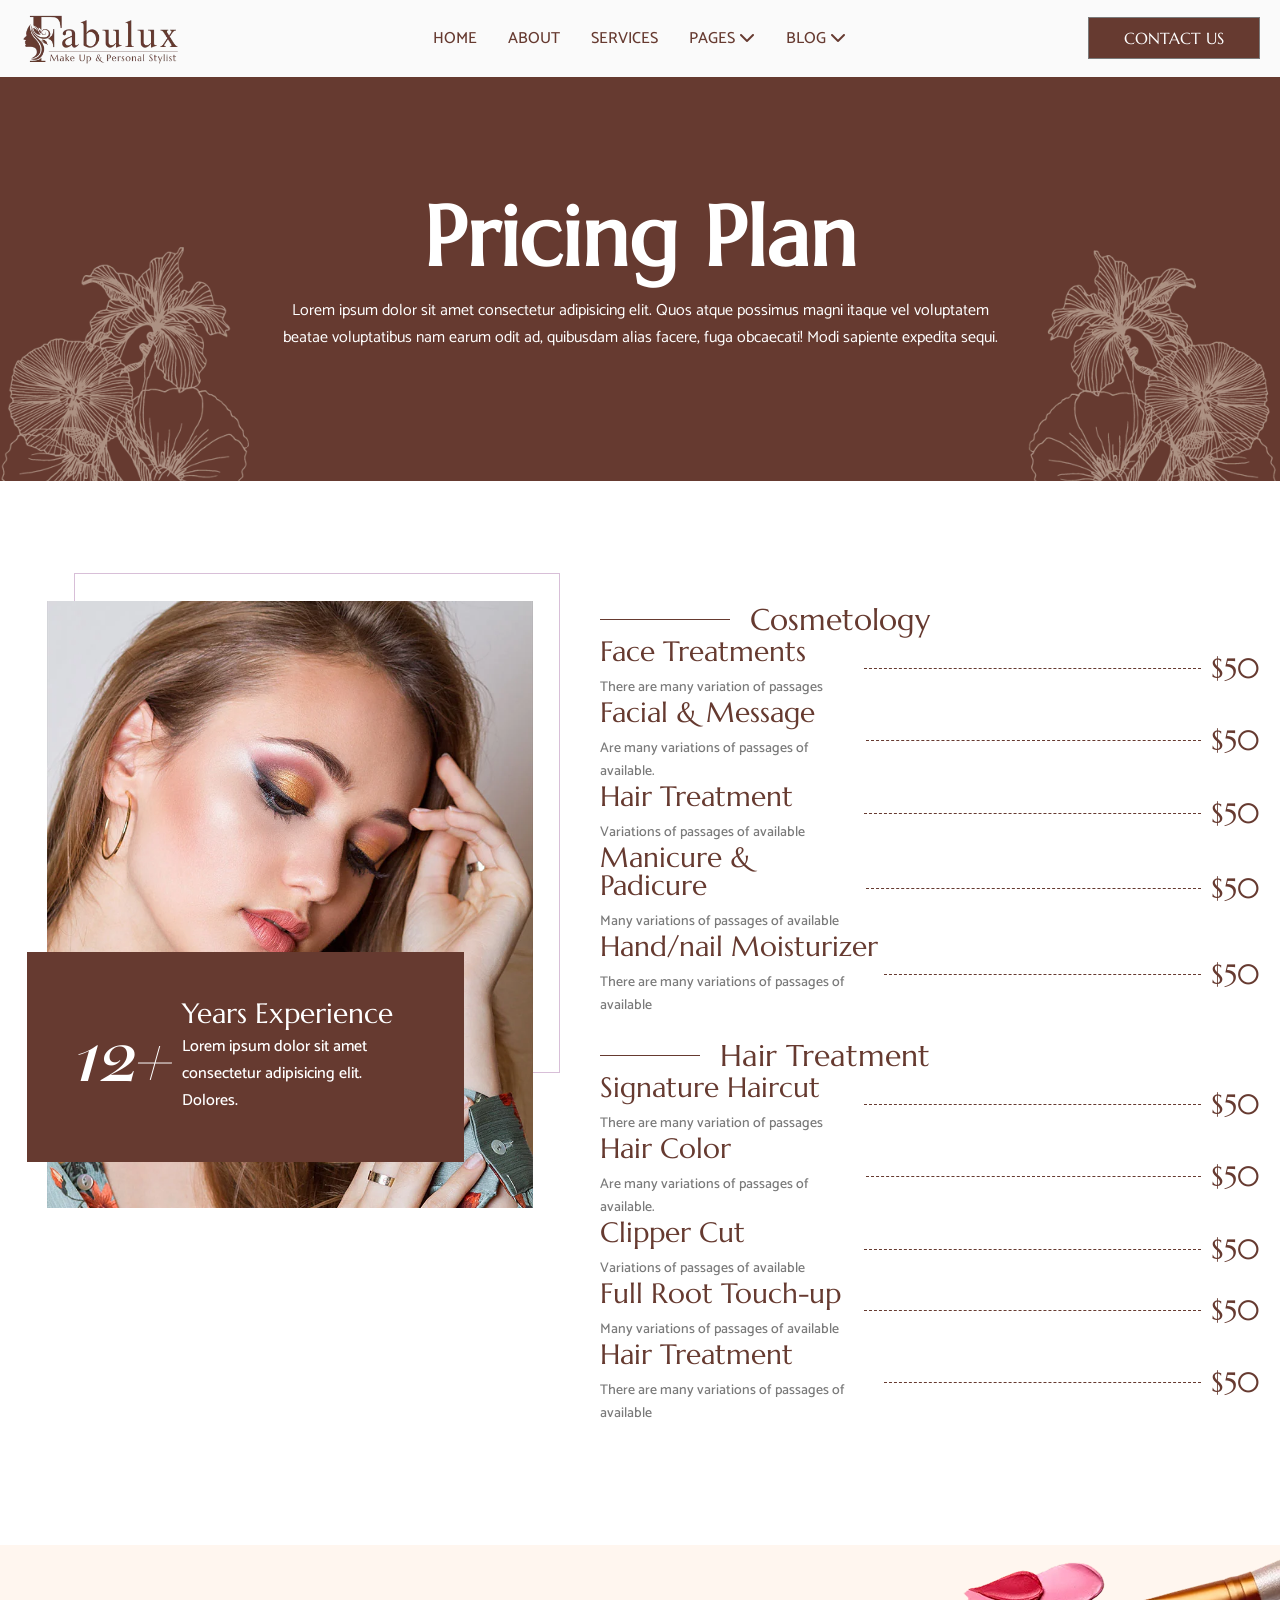
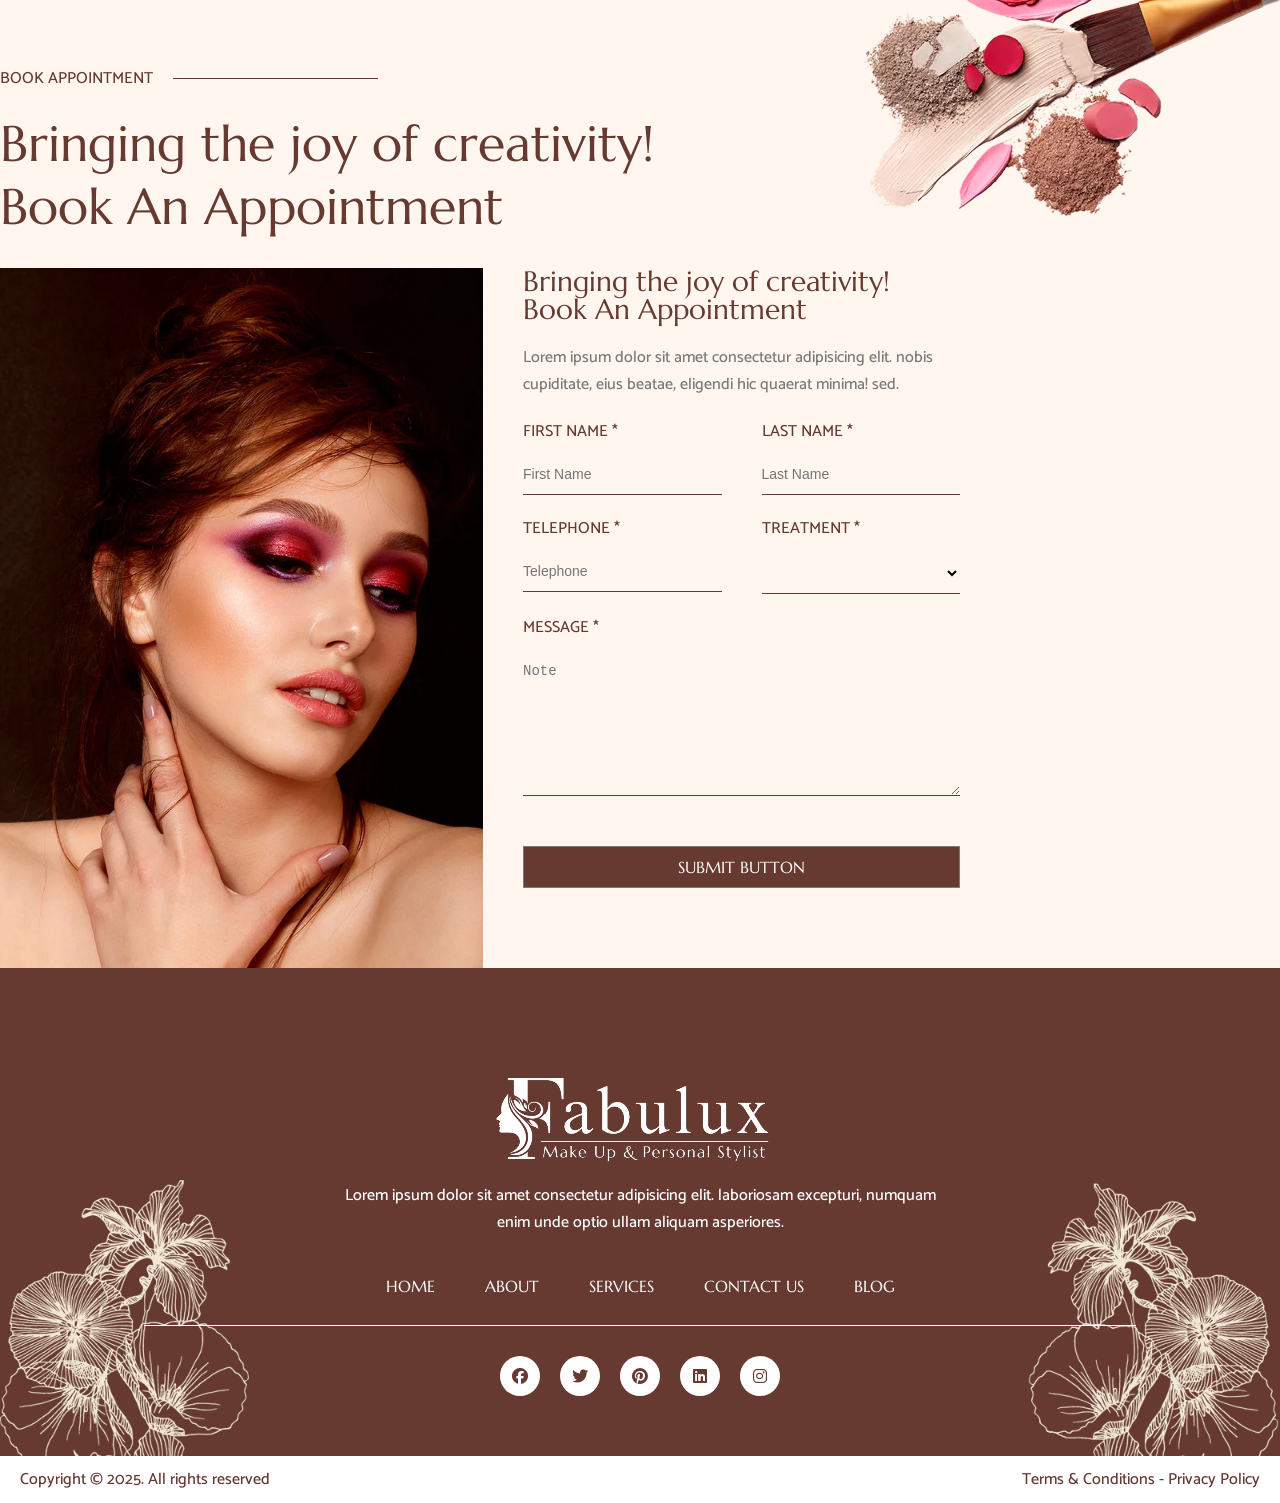
<file: pricingplan.html>
<!doctype html>
<html lang="en">
  <head>
    <meta charset="UTF-8" />
    <meta name="viewport" content="width=device-width, initial-scale=1.0" />
    <title>Document</title>
    <link rel="stylesheet" href="style.css" />

    <!-- //font families  -->
    <link rel="preconnect" href="https://fonts.googleapis.com" />
    <link rel="preconnect" href="https://fonts.gstatic.com" crossorigin />
    <link
      href="https://fonts.googleapis.com/css2?family=Catamaran:wght@100..900&family=Marcellus&family=Playfair:ital,opsz,wght@0,5..1200,300..900;1,5..1200,300..900&display=swap"
      rel="stylesheet"
    />

    <!-- FONT AWESOME  -->
    <link
      rel="stylesheet"
      href="https://cdnjs.cloudflare.com/ajax/libs/font-awesome/6.7.2/css/all.min.css"
      integrity="sha512-Evv84Mr4kqVGRNSgIGL/F/aIDqQb7xQ2vcrdIwxfjThSH8CSR7PBEakCr51Ck+w+/U6swU2Im1vVX0SVk9ABhg=="
      crossorigin="anonymous"
      referrerpolicy="no-referrer"
    />
  </head>
  <body>
    <header>
      <nav class="navbar">
        <img src="./Fabuluxlogocoklat.webp" alt="" />
        <ul class="links">
          <li><a href="index.html">HOME </a></li>
          <li><a href="about.html">ABOUT</a></li>
          <li><a href="services.html">SERVICES</a></li>
          <li class="dropdown">
            <a href="">PAGES <i class="fa-solid fa-chevron-down"></i></a>
            <ul class="dropdown-container">
              <li><a href="pricingplan.html">PRICING PLAN </a></li>
              <li><a href="team.html">OUR TEAM</a></li>
              <li><a href="contact.html">CONTACT US</a></li>
              <li><a href="faqs.html">FAQS</a></li>
              <li><a href="error.html">ERROR 404</a></li>
            </ul>
          </li>

          <li class="dropdown">
            <a href="#">BLOG <i class="fa-solid fa-chevron-down"></i></a>
            <ul class="dropdown-container">
              <li><a href="archive.html">ARCHIVE</a></li>
              <li><a href="blog.html">BLOG DETAIL</a></li>
            </ul>
          </li>
        </ul>

        <a href="contact.html" class="contact-btn">CONTACT US </a>
        <div class="hamburger-menu">
          <div class="hamburger"></div>
          <div class="hamburger"></div>
          <div class="hamburger"></div>
        </div>
      </nav>
    </header>

    <!-- BANNER SECTION  -->
    <section class="banner-section">
      <div class="banner-container">
        <h1>Pricing Plan</h1>
        <p>
          Lorem ipsum dolor sit amet consectetur adipisicing elit. Quos atque
          possimus magni itaque vel voluptatem beatae voluptatibus nam earum
          odit ad, quibusdam alias facere, fuga obcaecati! Modi sapiente
          expedita sequi.
        </p>
      </div>
    </section>

    <!-- PRICE SECTION  -->
    <section class="price-section">
      <div class="price-container">
        <div class="price-left">
          <div class="empty"></div>
          <div class="filled">
            <img src="./pricetreatment123.webp" alt="" />

            <div class="price-left-box">
            <div class="price-left-age">
              <span>12+</span>
            </div>
            <div class="price-left-text">
              <h3>Years Experience</h3>
              <p>
                Lorem ipsum dolor sit amet consectetur adipisicing elit.
                Dolores.
              </p>
            </div>
          </div>
          </div>

          
        </div>
        <div class="price-right">
          <div class="price-right-box">
            <div class="price-right-subheading">
              <h6>Cosmetology</h6>
            </div>

            <div class="treatment-box">
              <div class="treatment-name">
                <h3>Face Treatments</h3>
                <p>There are many variation of passages</p>
              </div>
              <div class="treatment-price">
                <div></div>
                <span>$50</span>
              </div>
            </div>

            <div class="treatment-box">
              <div class="treatment-name">
                <h3>Facial & Message</h3>
                <p>Are many variations of passages of available.</p>
              </div>
              <div class="treatment-price">
                <div></div>
                <span>$50</span>
              </div>
            </div>

            <div class="treatment-box">
              <div class="treatment-name">
                <h3>Hair Treatment</h3>
                <p>Variations of passages of available</p>
              </div>
              <div class="treatment-price">
                <div></div>
                <span>$50</span>
              </div>
            </div>

            <div class="treatment-box">
              <div class="treatment-name">
                <h3>Manicure & Padicure</h3>
                <p>Many variations of passages of available</p>
              </div>
              <div class="treatment-price">
                <div></div>
                <span>$50</span>
              </div>
            </div>

            <div class="treatment-box">
              <div class="treatment-name">
                <h3>Hand/nail Moisturizer</h3>
                <p>There are many variations of passages of available</p>
              </div>
              <div class="treatment-price">
                <div></div>
                <span>$50</span>
              </div>
            </div>
          </div>

          <div class="price-right-box">
            <div class="price-right-subheading">
              <h6>Hair Treatment</h6>
            </div>

            <div class="treatment-box">
              <div class="treatment-name">
                <h3>Signature Haircut</h3>
                <p>There are many variation of passages</p>
              </div>
              <div class="treatment-price">
                <div></div>
                <span>$50</span>
              </div>
            </div>

            <div class="treatment-box">
              <div class="treatment-name">
                <h3>Hair Color</h3>
                <p>Are many variations of passages of available.</p>
              </div>
              <div class="treatment-price">
                <div></div>
                <span>$50</span>
              </div>
            </div>

            <div class="treatment-box">
              <div class="treatment-name">
                <h3>Clipper Cut</h3>
                <p>Variations of passages of available</p>
              </div>
              <div class="treatment-price">
                <div></div>
                <span>$50</span>
              </div>
            </div>

            <div class="treatment-box">
              <div class="treatment-name">
                <h3>Full Root Touch-up</h3>
                <p>Many variations of passages of available</p>
              </div>
              <div class="treatment-price">
                <div></div>
                <span>$50</span>
              </div>
            </div>

            <div class="treatment-box">
              <div class="treatment-name">
                <h3>Hair Treatment</h3>
                <p>There are many variations of passages of available</p>
              </div>
              <div class="treatment-price">
                <div></div>
                <span>$50</span>
              </div>
            </div>
          </div>
        </div>
      </div>
    </section>

    <!-- APPOINTMENT SECTION  -->
    <section class="appointment-section">
      <div class="appointment-header-container">
        <div class="appointment-subheading">
          <h6>BOOK APPOINTMENT</h6>
        </div>
        <h2>
          Bringing the joy of creativity! <br />
          Book An Appointment
        </h2>
      </div>
      <div class="appointment-body-container">
        <div class="appointment-left"></div>
        <div class="appointment-right">
          <h3>
            Bringing the joy of creativity! <br />
            Book An Appointment
          </h3>
          <p>
            Lorem ipsum dolor sit amet consectetur adipisicing elit. nobis
            cupiditate, eius beatae, eligendi hic quaerat minima! sed.
          </p>
          <form class="appointment-form">
            <div class="appointment-name">
              <div class="appointment-name-box">
                <label for="fname">FIRST NAME *</label>
                <input
                  type="text"
                  name="fname"
                  id="fname"
                  placeholder="First Name"
                />
              </div>
              <div class="appointment-name-box">
                <label for="lname">LAST NAME *</label>
                <input
                  type="text"
                  name="lname"
                  id="lname"
                  placeholder="Last Name"
                />
              </div>
            </div>
            <div class="appointment-telephone-treatment">
              <div class="appointment-telephone-treatment-box">
                <label for="telephone">TELEPHONE *</label>
                <input type="number" placeholder="Telephone" id="telephone" />
              </div>
              <div class="appointment-telephone-treatment-box">
                <label for="treatment">TREATMENT *</label>
                <select name="treatment" id="treatment">
                  <option value="#"></option>
                  <option value="#">Treatment 1</option>
                  <option value="#">Treatment 2</option>
                  <option value="#">Treatment 3</option>
                  <option value="#">Treatment 4</option>
                  <option value="#">Treatment 5</option>
                  <option value="#">Treatment 6</option>
                </select>
              </div>
            </div>
            <div class="appointment-message">
              <label for="message">MESSAGE *</label>
              <textarea
                name="message"
                id="message"
                rows="8"
                cols="10"
                placeholder="Note"
              ></textarea>
            </div>
            <a href="#">SUBMIT BUTTON</a>
          </form>
        </div>
      </div>
    </section>

  <!-- FOOTER  -->
    <footer>
      <div class="footer-container">
        <div class="footer-image">
          <img src="./Fabuluxlogowhite.webp" alt="">
        </div>
        
          <p>Lorem ipsum dolor sit amet consectetur adipisicing elit. laboriosam excepturi, numquam enim unde optio ullam aliquam asperiores.</p>
        
        <nav class="footer-links">
          <a href="index.html">Home</a>
<a href="about.html">About</a>
<a href="services.html">Services</a>
<a href="contact.html">Contact Us</a>
<a href="blog.html">Blog</a>
        </nav>
        <div class="footer-divider"></div>
        <div class="footer-socials">
          <a href="https://www.facebook.com" class="social-link">
            <i class="fa-brands fa-facebook"></i>
          </a>
          <a href="https://www.twitter.com" class="social-link">
            <i class="fa-brands fa-twitter"></i>
          </a>
          <a href="https://www.pinterest.com" class="social-link">
            <i class="fa-brands fa-pinterest"></i>
          </a>
          <a href="https://www.linkedin.com" class="social-link">
            <i class="fa-brands fa-linkedin"></i>
          </a>
          <a href="https://www.instagram.com" class="social-link">
            <i class="fa-brands fa-instagram"></i>
          </a>
        </div>
      </div>
    </footer>
    <div class="copyright">
      <p>Copyright &copy; 2025. All rights reserved</p>
      <p>Terms & Conditions - Privacy Policy</p>
    </div>
  </body>
</html>
</file>
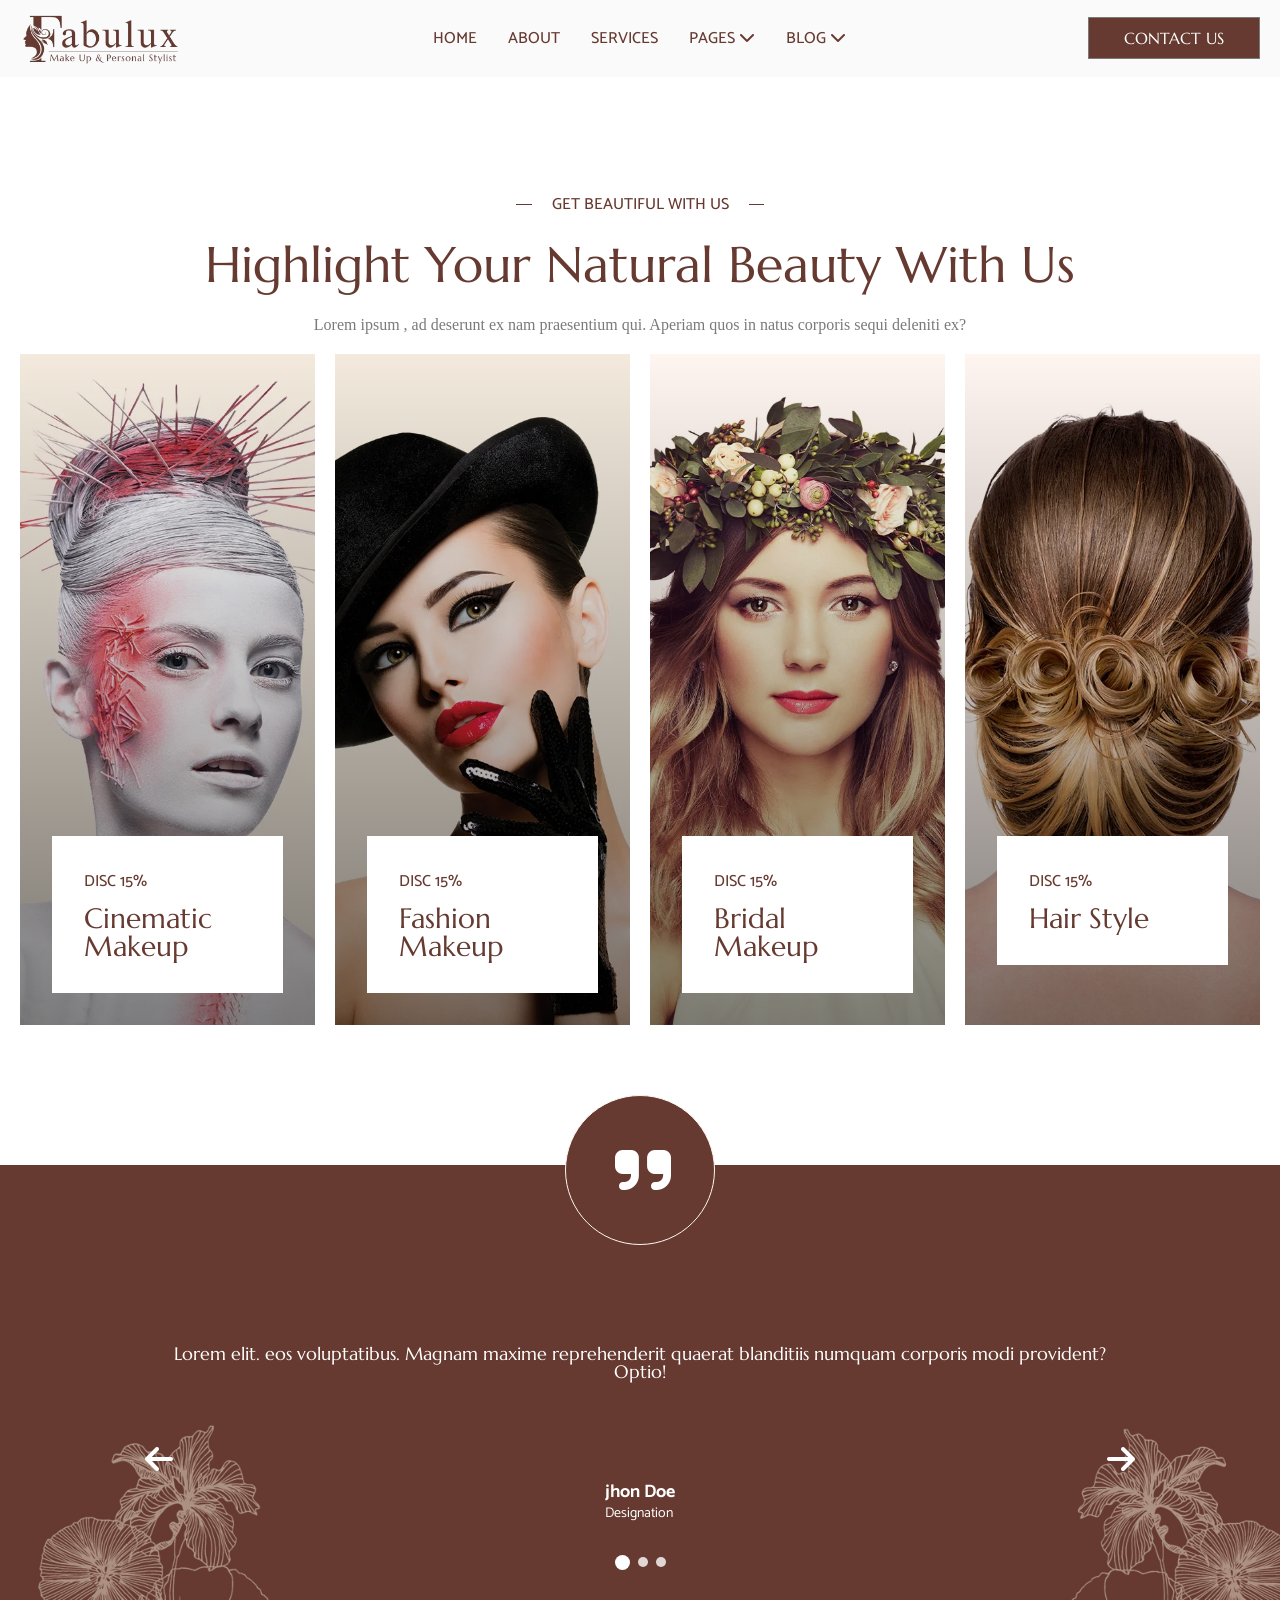
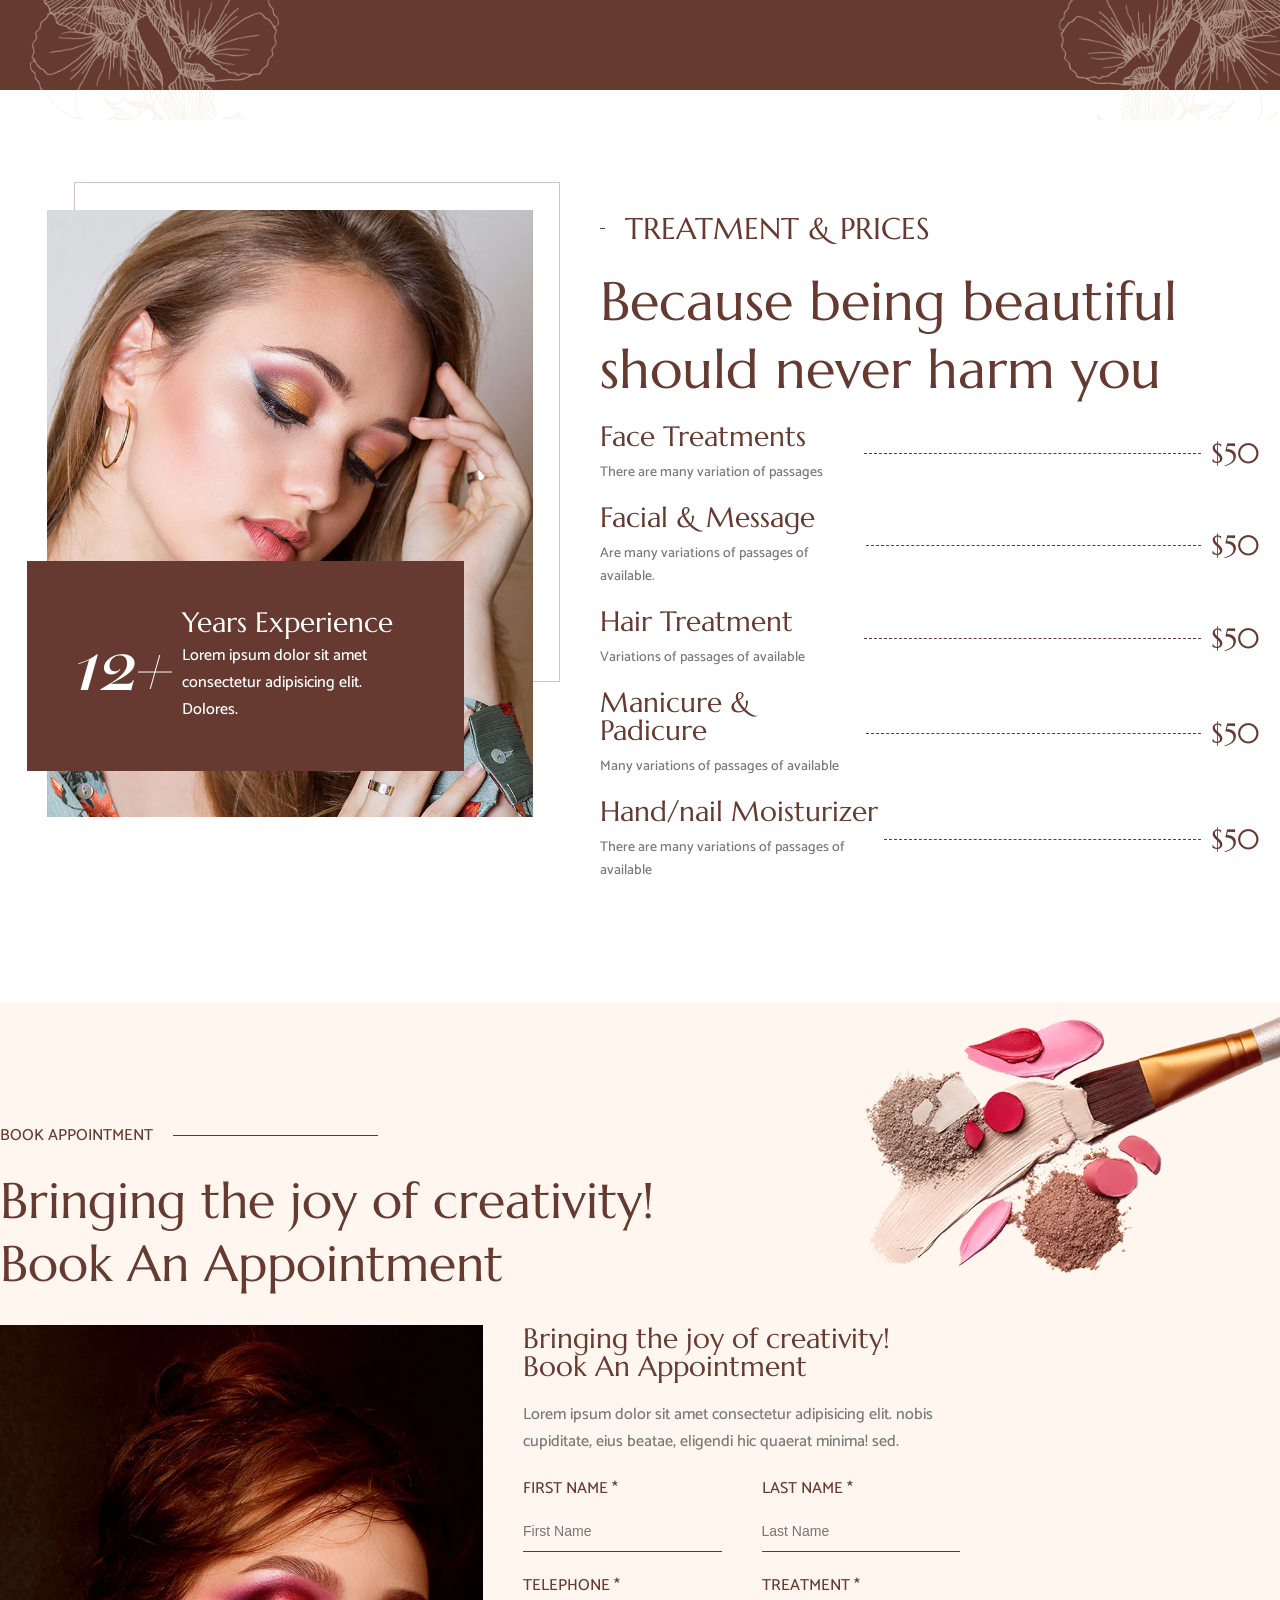
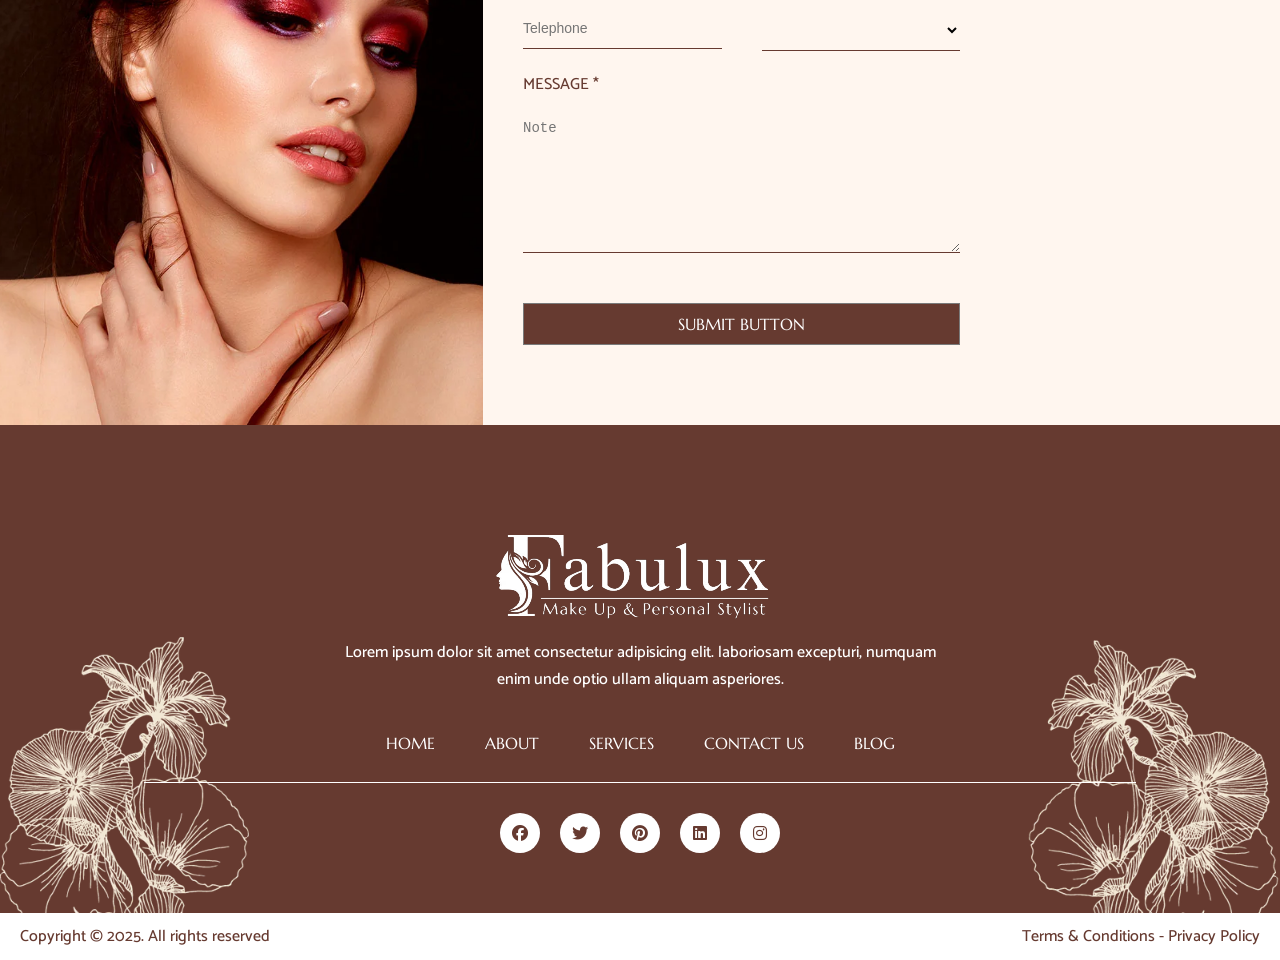
<file: services.html>
<!DOCTYPE html>
<html lang="en">
<head>
    <meta charset="UTF-8">
    <meta name="viewport" content="width=device-width, initial-scale=1.0">
    <title>Document</title>
     <link rel="stylesheet" href="style.css" />

    <!-- //font families  -->
    <link rel="preconnect" href="https://fonts.googleapis.com" />
    <link rel="preconnect" href="https://fonts.gstatic.com" crossorigin />
    <link
      href="https://fonts.googleapis.com/css2?family=Catamaran:wght@100..900&family=Marcellus&family=Playfair:ital,opsz,wght@0,5..1200,300..900;1,5..1200,300..900&display=swap"
      rel="stylesheet"
    />

    <!-- FONT AWESOME  -->
    <link
      rel="stylesheet"
      href="https://cdnjs.cloudflare.com/ajax/libs/font-awesome/6.7.2/css/all.min.css"
      integrity="sha512-Evv84Mr4kqVGRNSgIGL/F/aIDqQb7xQ2vcrdIwxfjThSH8CSR7PBEakCr51Ck+w+/U6swU2Im1vVX0SVk9ABhg=="
      crossorigin="anonymous"
      referrerpolicy="no-referrer"
    />
</head>
<body>
    <header>
      <nav class="navbar">
        <img src="./Fabuluxlogocoklat.webp" alt="" />
        <ul class="links">
          <li><a href="index.html">HOME </a></li>
          <li><a href="about.html">ABOUT</a></li>
          <li><a href="services.html">SERVICES</a></li>
          <li class="dropdown">
            <a href="">PAGES <i class="fa-solid fa-chevron-down"></i></a>
            <ul class="dropdown-container">
              <li><a href="pricingplan.html">PRICING PLAN </a></li>
              <li><a href="team.html">OUR TEAM</a></li>
              <li><a href="contact.html">CONTACT US</a></li>
              <li><a href="faqs.html">FAQS</a></li>
              <li><a href="error.html">ERROR 404</a></li>
            </ul>
          </li>

          <li class="dropdown">
            <a href="#">BLOG <i class="fa-solid fa-chevron-down"></i></a>
            <ul class="dropdown-container">
              <li><a href="archive.html">ARCHIVE</a></li>
              <li><a href="blog.html">BLOG DETAIL</a></li>
            </ul>
          </li>
        </ul>

        <a href="contact.html" class="contact-btn">CONTACT US </a>
        <div class="hamburger-menu">
          <div class="hamburger"></div>
          <div class="hamburger"></div>
          <div class="hamburger"></div>
        </div>
      </nav>
    </header>

  


     <!-- SERVICES SECTION -->
    <section class="services">
      <div class="services-container">
        <div class="services-subheading">
          <h6>GET BEAUTIFUL WITH US</h6>
        </div>
        <h2>Highlight Your Natural Beauty With Us</h2>
        <p>
          Lorem ipsum , ad deserunt ex nam praesentium qui. Aperiam quos in
          natus corporis sequi deleniti ex?
        </p>
        <div class="services-box services-images-container">
          <div class="services-box cinematic-makeup-section">
            <div class="services-content-spacer"></div>
            <div class="services-content">
              <h6>DISC 15%</h6>
              <h3>Cinematic Makeup</h3>
            </div>
          </div>
          <div class="services-box fashion-makeup-section">
            <div class="services-content-spacer"></div>
            <div class="services-content">
              <h6>DISC 15%</h6>
              <h3>Fashion Makeup</h3>
            </div>
          </div>
          <div class="services-box bridal-makeup-section">
            <div class="services-content-spacer"></div>
            <div class="services-content">
              <h6>DISC 15%</h6>
              <h3>Bridal Makeup</h3>
            </div>
          </div>
          <div class="services-box hair-style-section">
            <div class="services-content-spacer"></div>
            <div class="services-content">
              <h6>DISC 15%</h6>
              <h3>Hair Style</h3>
            </div>
          </div>
        </div>

      </div>
    </section>

      <!-- TESTIMONIAL SECTION  -->
    <section class="testimonial-section">
      <div class="testimonial-container">
        <div class="quote-icon">
          <i class="fa-solid fa-quote-left"></i>
        </div>
        <div class="quote-text">
          <p>
            Lorem elit. eos voluptatibus. Magnam maxime reprehenderit quaerat
            blanditiis numquam corporis modi provident? Optio!
          </p>
        </div>
        <div class="quote-arrow">
          <i class="fa-solid fa-arrow-left"></i>
          <i class="fa-solid fa-arrow-right"></i>
        </div>
        <div class="quote-name">
          <h3>jhon Doe</h3>
          <p>Designation</p>
        </div>
        <div class="quote-button">
          <div class="quote-dot active-dot"></div>
          <div class="quote-dot"></div>
          <div class="quote-dot"></div>
        </div>
      </div>
    </section>

     <!-- PRICE SECTION  -->
    <section class="price-section">
      <div class="price-container">
         <div class="price-left">
          <div class="empty"></div>
          <div class="filled">
            <img src="./pricetreatment123.webp" alt="" />
            
            <div class="price-left-box">
            <div class="price-left-age">
              <span>12+</span>
            </div>
            <div class="price-left-text">
              <h3>Years Experience</h3>
              <p>
                Lorem ipsum dolor sit amet consectetur adipisicing elit.
                Dolores.
              </p>
            </div>
          </div>
          </div>

          
        </div>
        <div class="price-right">
          <div class="price-right-subheading">
            <h6>TREATMENT & PRICES</h6>
          </div>

          <h2>Because being beautiful should never harm you</h2>

          <div class="treatment-box">
            <div class="treatment-name">
              <h3>Face Treatments</h3>
              <p>There are many variation of passages</p>
            </div>
            <div class="treatment-price">
              <div></div>
              <span>$50</span>
            </div>
          </div>

          <div class="treatment-box">
            <div class="treatment-name">
              <h3>Facial & Message</h3>
              <p>Are many variations of passages of available.</p>
            </div>
            <div class="treatment-price">
              <div></div>
              <span>$50</span>
            </div>
          </div>

          <div class="treatment-box">
            <div class="treatment-name">
              <h3>Hair Treatment</h3>
              <p>Variations of passages of available</p>
            </div>
            <div class="treatment-price">
              <div></div>
              <span>$50</span>
            </div>
          </div>

          <div class="treatment-box">
            <div class="treatment-name">
              <h3>Manicure & Padicure</h3>
              <p>Many variations of passages of available</p>
            </div>
            <div class="treatment-price">
              <div></div>
              <span>$50</span>
            </div>
          </div>

          <div class="treatment-box">
            <div class="treatment-name">
              <h3>Hand/nail Moisturizer</h3>
              <p>There are many variations of passages of available</p>
            </div>
            <div class="treatment-price">
              <div></div>
              <span>$50</span>
            </div>
          </div>
        </div>
      </div>
    </section>

     <!-- APPOINTMENT SECTION  -->
    <section class="appointment-section">
      <div class="appointment-header-container">
        <div class="appointment-subheading">
          <h6>BOOK APPOINTMENT</h6>
        </div>
        <h2>
          Bringing the joy of creativity! <br />
          Book An Appointment
        </h2>
      </div>
      <div class="appointment-body-container">
        <div class="appointment-left"></div>
        <div class="appointment-right">
          <h3>
            Bringing the joy of creativity! <br />
            Book An Appointment
          </h3>
          <p>
            Lorem ipsum dolor sit amet consectetur adipisicing elit. nobis
            cupiditate, eius beatae, eligendi hic quaerat minima! sed.
          </p>
          <form class="appointment-form">
            <div class="appointment-name">
              <div class="appointment-name-box">
                <label for="fname">FIRST NAME *</label>
                <input
                  type="text"
                  name="fname"
                  id="fname"
                  placeholder="First Name"
                />
              </div>
              <div class="appointment-name-box">
                <label for="lname">LAST NAME *</label>
                <input
                  type="text"
                  name="lname"
                  id="lname"
                  placeholder="Last Name"
                />
              </div>
            </div>
            <div class="appointment-telephone-treatment">
              <div class="appointment-telephone-treatment-box">
                <label for="telephone">TELEPHONE *</label>
                <input type="number" placeholder="Telephone" id="telephone" />
              </div>
              <div class="appointment-telephone-treatment-box">
                <label for="treatment">TREATMENT *</label>
                <select name="treatment" id="treatment">
                  <option value="#"></option>
                  <option value="#">Treatment 1</option>
                  <option value="#">Treatment 2</option>
                  <option value="#">Treatment 3</option>
                  <option value="#">Treatment 4</option>
                  <option value="#">Treatment 5</option>
                  <option value="#">Treatment 6</option>
                </select>
              </div>
            </div>
            <div class="appointment-message">
              <label for="message">MESSAGE *</label>
              <textarea
                name="message"
                id="message"
                 rows="8"
                cols="10" 
                placeholder="Note"
              ></textarea>
            </div>
            <a href="#">SUBMIT BUTTON</a>
          </form>
        </div>
      </div>
    </section>


    <!-- FOOTER  -->
    <footer>
      <div class="footer-container">
        <div class="footer-image">
          <img src="./Fabuluxlogowhite.webp" alt="">
        </div>
        
          <p>Lorem ipsum dolor sit amet consectetur adipisicing elit. laboriosam excepturi, numquam enim unde optio ullam aliquam asperiores.</p>
        
        <nav class="footer-links">
          <a href="index.html">Home</a>
<a href="about.html">About</a>
<a href="services.html">Services</a>
<a href="contact.html">Contact Us</a>
<a href="blog.html">Blog</a>
        </nav>
        <div class="footer-divider"></div>
        <div class="footer-socials">
          <a href="https://www.facebook.com" class="social-link">
            <i class="fa-brands fa-facebook"></i>
          </a>
          <a href="https://www.twitter.com" class="social-link">
            <i class="fa-brands fa-twitter"></i>
          </a>
          <a href="https://www.pinterest.com" class="social-link">
            <i class="fa-brands fa-pinterest"></i>
          </a>
          <a href="https://www.linkedin.com" class="social-link">
            <i class="fa-brands fa-linkedin"></i>
          </a>
          <a href="https://www.instagram.com" class="social-link">
            <i class="fa-brands fa-instagram"></i>
          </a>
        </div>
      </div>
    </footer>
    <div class="copyright">
      <p>Copyright &copy; 2025. All rights reserved</p>
      <p>Terms & Conditions - Privacy Policy</p>
    </div>
</body>
</html>
</file>
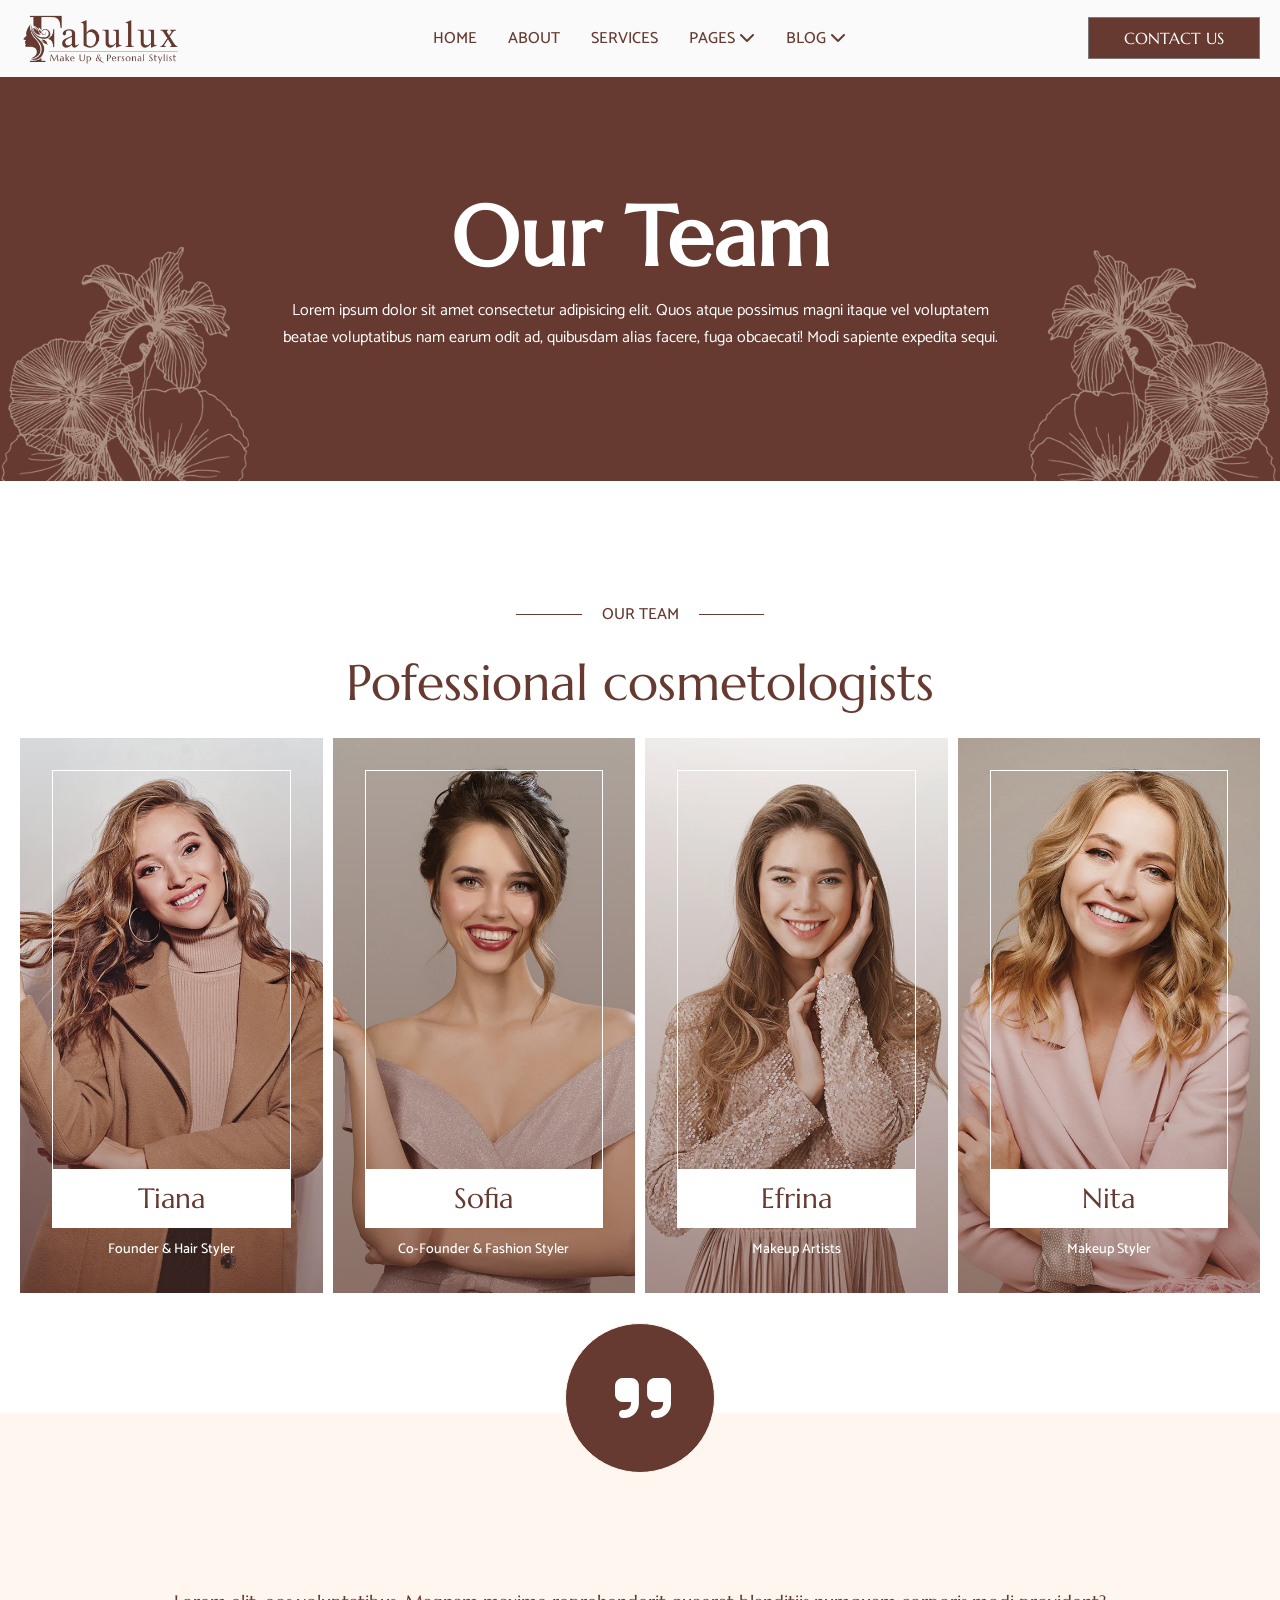
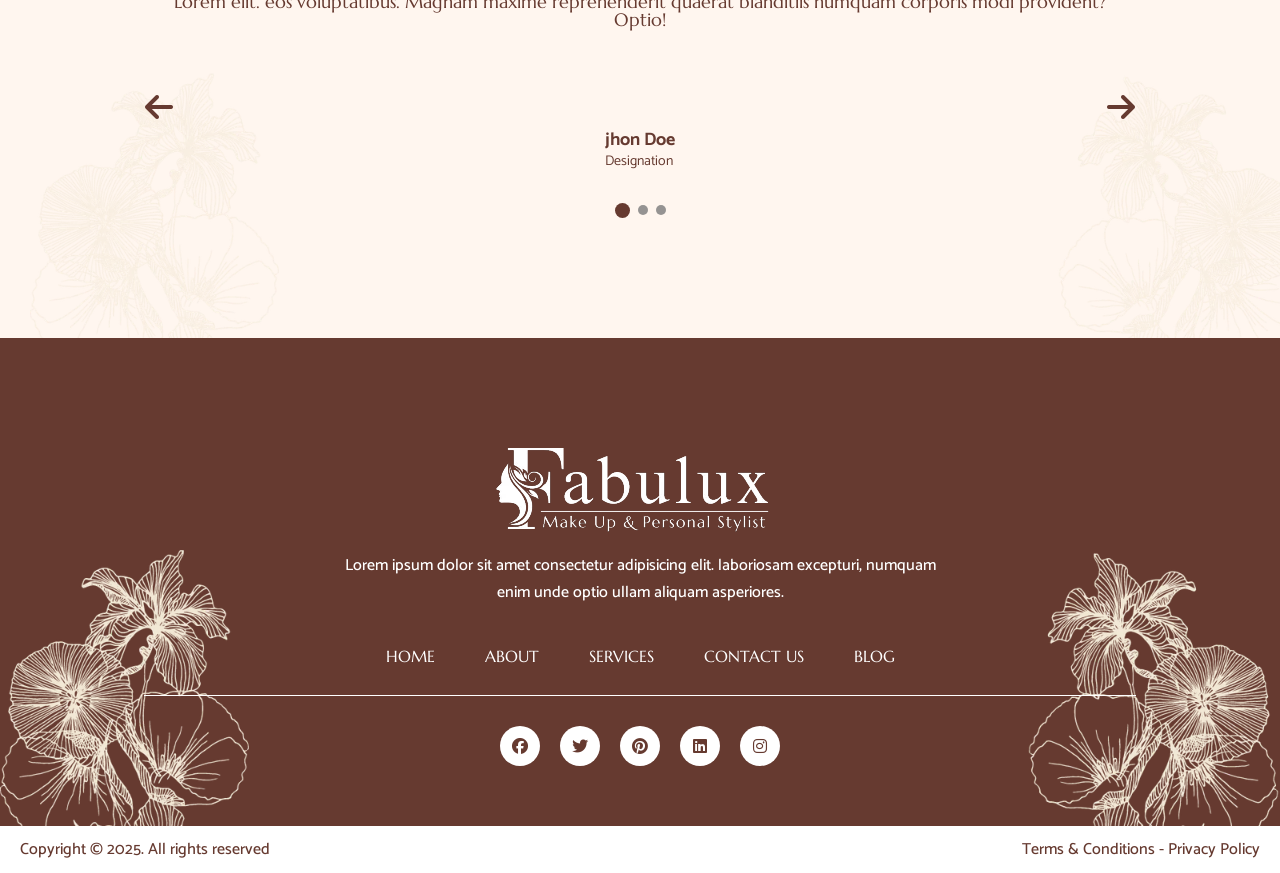
<file: team.html>
<!DOCTYPE html>
<html lang="en">
<head>
    <meta charset="UTF-8">
    <meta name="viewport" content="width=device-width, initial-scale=1.0">
    <title>Document</title>
     <link rel="stylesheet" href="style.css" />

    <!-- //font families  -->
    <link rel="preconnect" href="https://fonts.googleapis.com" />
    <link rel="preconnect" href="https://fonts.gstatic.com" crossorigin />
    <link
      href="https://fonts.googleapis.com/css2?family=Catamaran:wght@100..900&family=Marcellus&family=Playfair:ital,opsz,wght@0,5..1200,300..900;1,5..1200,300..900&display=swap"
      rel="stylesheet"
    />

    <!-- FONT AWESOME  -->
    <link
      rel="stylesheet"
      href="https://cdnjs.cloudflare.com/ajax/libs/font-awesome/6.7.2/css/all.min.css"
      integrity="sha512-Evv84Mr4kqVGRNSgIGL/F/aIDqQb7xQ2vcrdIwxfjThSH8CSR7PBEakCr51Ck+w+/U6swU2Im1vVX0SVk9ABhg=="
      crossorigin="anonymous"
      referrerpolicy="no-referrer"
    />
</head> 
<body>
    <header>
      <nav class="navbar">
        <img src="./Fabuluxlogocoklat.webp" alt="" />
        <ul class="links">
          <li><a href="index.html">HOME </a></li>
          <li><a href="about.html">ABOUT</a></li>
          <li><a href="services.html">SERVICES</a></li>
          <li class="dropdown">
            <a href="">PAGES <i class="fa-solid fa-chevron-down"></i></a>
            <ul class="dropdown-container">
              <li><a href="pricingplan.html">PRICING PLAN </a></li>
              <li><a href="team.html">OUR TEAM</a></li>
              <li><a href="contact.html">CONTACT US</a></li>
              <li><a href="faqs.html">FAQS</a></li>
              <li><a href="error.html">ERROR 404</a></li>
            </ul>
          </li>

          <li class="dropdown">
            <a href="#">BLOG <i class="fa-solid fa-chevron-down"></i></a>
            <ul class="dropdown-container">
              <li><a href="archive.html">ARCHIVE</a></li>
              <li><a href="blog.html">BLOG DETAIL</a></li>
            </ul>
          </li>
        </ul>

        <a href="contact.html" class="contact-btn">CONTACT US </a>
        <div class="hamburger-menu">
          <div class="hamburger"></div>
          <div class="hamburger"></div>
          <div class="hamburger"></div>
        </div>
      </nav>
    </header>

  <!-- BANNER SECTION  -->
    <section class="banner-section">
      <div class="banner-container">
        <h1>Our Team</h1>
        <p>
          Lorem ipsum dolor sit amet consectetur adipisicing elit. Quos atque
          possimus magni itaque vel voluptatem beatae voluptatibus nam earum
          odit ad, quibusdam alias facere, fuga obcaecati! Modi sapiente
          expedita sequi.
        </p>
      </div>
    </section>


 <!-- TEAMS SECTION  -->
    <section class="teams-section">
      <div class="teams-container">
        <div class="teams-subheading">
          <h6>OUR TEAM</h6>
        </div>
        <h2>Pofessional cosmetologists</h2>

        <div class="teams-images-container">
          <div class="teams-image team-founder-image">
            <div class="team-content-spacer"></div>

            <h3>Tiana</h3>
            <h6>Founder & Hair Styler</h6>
          </div>
          <div class="teams-image team-cofounder-image">
            <div class="team-content-spacer"></div>
            <h3>Sofia</h3>
            <h6>Co-Founder & Fashion Styler</h6>
          </div>
          <div class="teams-image team-makeup-artist-image">
            <div class="team-content-spacer"></div>
            <h3>Efrina</h3>
            <h6>Makeup Artists</h6>
          </div>
          <div class="teams-image team-makeup-styler-image">
            <div class="team-content-spacer"></div>
            <h3>Nita</h3>
            <h6>Makeup Styler</h6>
          </div>
        </div>
      </div>
    </section>



     <!-- TESTIMONIAL SECTION  -->
    <section class="testimonials-section">
      <div class="testimonials-container">
        <div class="quote-icon">
          <i class="fa-solid fa-quote-left"></i>
        </div>
        <div class="quote-text">
          <p>
            Lorem elit. eos voluptatibus. Magnam maxime reprehenderit quaerat
            blanditiis numquam corporis modi provident? Optio!
          </p>
        </div>
        <div class="quote-arrow">
          <i class="fa-solid fa-arrow-left"></i>
          <i class="fa-solid fa-arrow-right"></i>
        </div>
        <div class="quote-name">
          <h3>jhon Doe</h3>
          <p>Designation</p>
        </div>
        <div class="quote-button">
          <div class="quote-dot active-dot"></div>
          <div class="quote-dot"></div>
          <div class="quote-dot"></div>
        </div>
      </div>
    </section>


    
     <!-- FOOTER  -->
    <footer>
      <div class="footer-container">
        <div class="footer-image">
          <img src="./Fabuluxlogowhite.webp" alt="">
        </div>
        
          <p>Lorem ipsum dolor sit amet consectetur adipisicing elit. laboriosam excepturi, numquam enim unde optio ullam aliquam asperiores.</p>
        
        <nav class="footer-links">
          <a href="index.html">Home</a>
<a href="about.html">About</a>
<a href="services.html">Services</a>
<a href="contact.html">Contact Us</a>
<a href="blog.html">Blog</a>
        </nav>
        <div class="footer-divider"></div>
        <div class="footer-socials">
          <a href="https://www.facebook.com" class="social-link">
            <i class="fa-brands fa-facebook"></i>
          </a>
          <a href="https://www.twitter.com" class="social-link">
            <i class="fa-brands fa-twitter"></i>
          </a>
          <a href="https://www.pinterest.com" class="social-link">
            <i class="fa-brands fa-pinterest"></i>
          </a>
          <a href="https://www.linkedin.com" class="social-link">
            <i class="fa-brands fa-linkedin"></i>
          </a>
          <a href="https://www.instagram.com" class="social-link">
            <i class="fa-brands fa-instagram"></i>
          </a>
        </div>
      </div>
    </footer>
    <div class="copyright">
      <p>Copyright &copy; 2025. All rights reserved</p>
      <p>Terms & Conditions - Privacy Policy</p>
    </div>
</body>
</html>
</file>
<file: style.css>
:root {
  --primary-text-color: #663a30;
  --secondary-text-color: #7a7a7a;
  --hover-color: #e7d3c5;
  --primary-background-color: #663a30;
  --secondary-background-color: #fff6ef;
  --primary-font-family: "Catamaran", sans-serif;
  --secondary-font-family: "Marcellus", sans-serif;
  --tertiary-font-family: "Playfair", sans-serif;

  --xl-text: 84px;
  --lg-text: 50px;
  --md-text: 28px;
  --sm-text: 16px;
}

/* RESET  */
* {
  padding: 0;
  margin: 0;
  box-sizing: border-box;
}
html, body {
  overflow-x: hidden;
  width: 100%;
   padding: 0;
  margin: 0;
}

section {
  padding: 120px 20px;
  width: 100%;
}
section > * {
  min-width: 0;
}

/* STARTING CODE  */
.navbar {
  display: flex;
  align-items: center;
  justify-content: space-between;
  background-color: #fafafa;
  padding: 10px 20px;
}
.navbar img {
  width: 170px;
}
.navbar .links {
  list-style: none;
  display: flex;
  gap: 15px;
}
.navbar .links li a {
  text-decoration: none;
  padding: 10px 8px;
  color: var(--primary-text-color);
  transition: 0.1s ease;
  font-family: var(--primary-font-family);
  font-weight: 500;
}
.navbar .links li a:hover {
  background-color: var(--hover-color);
  border-radius: 5px;
}
.navbar .links .dropdown {
  position: relative;
}
.dropdown .dropdown-container {
  list-style: none;
  display: none;
  min-width: 220px;
  margin-top: 8px;
  position: absolute;
  top: 100%;
  left: 0;
  z-index: 3;
}
.dropdown:hover .dropdown-container {
  display: block;
  background-color: white;
}
.dropdown-container a {
  display: block;
  padding: 15px;
  font-weight: 500;
  font-family: var(--primary-font-family);
  font-weight: 500;
}
.dropdown-container a i {
  font-weight: 700;
}
.dropdown-container a:hover {
  background-color: var(--hover-color);
  border-radius: 0px;
}
.navbar .contact-btn {
  text-decoration: none;
  display: inline;
  color: white;
  padding: 10px 35px;
  background-color: var(--primary-background-color);
  transition: all 0.1 ease;
  font-family: var(--secondary-font-family);
  /* font-weight: 500; */
  border: 1px solid #7a7a7a;
}
.navbar .contact-btn:hover {
  color: var(--primary-text-color);
  background-color: white;
}
.navbar .hamburger-menu {
  display: none;
  flex-direction: column;
  gap: 3px;
  padding: 15px 20px;
  background-color: var(--primary-background-color);
}
.hamburger-menu .hamburger {
  width: 15px;
  height: 2px;
  background-color: white;
}
.hero {
  position: relative;
  display: flex;
  align-items: center;
  justify-content: center;
  min-height: 90vh;
  background-image: url(./hero-images245.jpg);
  background-size: cover;
  background-repeat: no-repeat;
  background-position: center center;
  z-index: 1;
}
.hero::before {
  content: "";

  background-image: url(./background-foundation.png);
  background-size: cover;
  background-repeat: no-repeat;
  width: 100%;
  height: 100%;
  background-position: center left;
  position: absolute;
  z-index: -1;
  opacity: 0.25;
  left: 0;
}
.hero .hero-section {
  width: 100%;
  max-width: 1300px;
  margin: 0 auto;
  padding: 0 20px;
}
.hero-section .hero-left {
  width: 57%;
  display: flex;
  flex-direction: column;
  gap: 20px;
  color: white;
}
.hero-left .sub-header {
  display: flex;
  align-items: center;
  gap: 20px;
  width: 35%;
}
.sub-header h6 {
  font-size: var(--sm-text);
  font-family: var(--primary-font-family);
}
.hero-left .sub-header::after {
  content: "";
  flex-grow: 1;
  flex: 1;
  height: 2px;
  background-color: white;
}

.hero-left h1 {
  font-size: var(--xl-text);
  font-family: var(--secondary-font-family);
  line-height: 80px;
}
.hero-left h1 > span {
  display: block;
  font-size: var(--xl-text);
  font-style: italic;
  font-family: var(--tertiary-font-family);
}

.hero-left > p {
  width: 60%;
  margin-bottom: 10px;
  font-family: var(--primary-font-family);
}
.hero-left .hero-box {
  display: flex;
  align-items: center;
  gap: 30px;
}

.hero-box a {
  text-decoration: none;
  color: #ffffff;
  padding: 15px 35px;
  font-family: var(--primary-font-family);
  background-color: var(--primary-text-color);
  border: 1px solid white;
  transition: all 0.3s ease;
}
.hero-box a:hover {
  color: var(--primary-text-color);
  background-color: white;
  transform: translateY(-10px);
}
.hero-box .hero-appointment {
  cursor: pointer;
  display: flex;
  align-items: center;
  gap: 20px;
  transition: all 0.3s ease;
}
.hero-appointment .img {
  padding: 15px 15px;
  border-radius: 50%;
  background-color: white;
}
.img i {
  font-size: 25px;
  color: var(--primary-text-color);
}
.hero-box .hero-appointment:hover {
  transform: translateY(-10px);
}
.hero-appointment .appointment-text {
  display: flex;
  flex-direction: column;
  gap: 10px;
}
.appointment-text h6 {
  font-family: var(--secondary-font-family);
  font-size: var(--sm-text);
  font-weight: 500;
}
.appointment-text p {
  font-family: var(--primary-font-family);
}

/* ABOUT US SECTION  */
.about {
  background-color: var(--secondary-background-color);
  width: 100%;
}

.about .about-container {
  width: 100%;
  max-width: 1300px;
  margin: 0 auto;
  display: flex;

  gap: 50px 50px;
}
.about-container .about-left {
  width: 55%;
  position: relative;
  display: flex;
  flex-direction: column;
  gap: 20px;
  background: url(./backgroundflower11.webp);
  background-color: transparent;
  background-repeat: no-repeat;
  background-size: cover;
  background-position: top left;
}
.about-left .left-subheading {
  display: flex;
  align-items: center;
  gap: 20px;
  width: 50%;
}

.left-subheading h6 {
  font-size: var(--sm-text);
  color: var(--primary-text-color);
  font-family: var(--primary-font-family);
  font-weight: 500;
}
.about-left .left-subheading::after {
  content: "";
  flex-grow: 1;
  flex: 1;
  height: 1px;
  background-color: var(--primary-text-color);
}
.about-left h2 {
  font-size: var(--lg-text);
  font-family: var(--secondary-font-family);
  font-weight: 500;
  color: var(--primary-text-color);
}
.about-left p {
  color: var(--secondary-text-color);
}

.about-left .about-button a {
  display: inline-block;
  text-decoration: none;
  color: white;
  padding: 15px 35px;
  font-family: var(--secondary-font-family);
  font-size: var(--sm-text);
  background-color: var(--primary-background-color);
  border: 1px solid var(--secondary-text-color);
  transition: all 0.3s ease;
}
.about-left .about-button a:hover {
  color: var(--primary-text-color);
  background-color: white;
  transform: translateY(-10px);
}
.about-left .spacer {
  height: 20px;
}

.about-left .left-image {
  width: 60%;
  align-self: flex-end;
}
.left-image img {
  width: 100%;
  max-width: 100%;
  height: auto;
  object-fit: cover;
  object-position: center center;
}
.about-left .about-box {
  width: 60%;
  display: flex;
  flex-direction: column;
  gap: 20px 20px;
  padding: 48px;
  background-color: var(--primary-background-color);
  color: white;
  position: absolute;
  font-family: var(--primary-font-family);
  bottom: 20px;
  left: 0;
}
.about-box h3 {
  font-family: var(--secondary-font-family);
  font-size: var(--md-text);
  font-weight: 500;
  line-height: 28px;
}
.about-box p {
  color: white;
  font-family: var(--primary-font-family);
  line-height: 30px;
}
.about-container .about-right {
  width: 45%;
  display: flex;
  flex-direction: column;
  position: relative;
}
.about-right .empty {
  height: 500px;
  width: 90%;
  position: absolute;
  top: -28px;
  border: 1px solid thistle;
  left: 0;
}
.about-right .filled {
  width: 90%;
  align-self: center;
  z-index: 1;
}
.filled img {
  width: 100%;
  height: auto;
  z-index: 2;
}

/* SERVICES SECTION  */
.services {
  background-color: white;
  width: 100%;
}
.services .services-container {
  display: flex;
  flex-direction: column;
  justify-content: center;
  align-items: center;
  gap: 20px;
  /* max-width: 100%; */
}
.services-container .services-subheading {
  width: 20%;
  margin: 0 auto;
  display: flex;
  gap: 20px;
  justify-content: center;
  align-items: center;
}
.services-subheading::before,
.services-subheading::after {
  content: "";
  flex: 1;
  flex-grow: 1;
  height: 1px;
  background-color: var(--primary-background-color);
}
.services-subheading h6 {
  font-size: var(--sm-text);
  color: var(--primary-text-color);
  font-family: var(--primary-font-family);
  font-weight: 500;
  text-align: center;
  line-height: 1em;
}
.services-container h2 {
  font-size: var(--lg-text);
  font-family: var(--secondary-font-family);
  font-weight: 500;
  color: var(--primary-text-color);
}

.services-container p {
  color: var(--secondary-text-color);
}
.services-container .services-images-container {
  display: grid;
  grid-template-columns: 1fr 1fr 1fr 1fr;
  gap: 20px;
  margin-bottom: 20px;
  width: 100%;
}
.services-images-container .services-box {
  position: relative;
  z-index: 1;
}
.services-images-container .services-box::before {
  content: "";
  background-image: linear-gradient(180deg, #02010100 0%, black 100%);
  height: 100%;
  position: absolute;
  width: 100%;
  top: 0;
  left: 0;
  opacity: 0.5;
  z-index: -1;
}
.services-images-container .cinematic-makeup-section {
  background-image: url(./2cinematicservicesmakeup.jpg);
  background-position: center center;
  background-size: cover;
  background-repeat: no-repeat;
  padding: 32px;
  display: flex;
  flex-direction: column;
  width: auto;
  height: 100%;
}

.services-images-container .fashion-makeup-section {
  background-image: url(./servicesmakeupfashiongoal.jpg);
  background-position: center center;
  background-size: cover;
  background-repeat: no-repeat;
  padding: 32px;
  display: flex;
  flex-direction: column;
  width: auto;
  height: 100%;
}

.services-images-container .bridal-makeup-section {
  background-image: url(./eventservices\ bridal\ makeup.jpg);
  background-position: center center;
  background-size: cover;
  background-repeat: no-repeat;
  padding: 32px;
  display: flex;
  flex-direction: column;
  width: auto;
  height: 100%;
}

.services-images-container .hair-style-section {
  background-image: url(./serviceshairstyle11.jpg);
  background-position: center center;
  background-size: cover;
  background-repeat: no-repeat;
  padding: 32px;
  display: flex;
  flex-direction: column;
  width: auto;
  height: 100%;
}

.cinematic-makeup-section .services-content-spacer,
.fashion-makeup-section .services-content-spacer,
.bridal-makeup-section .services-content-spacer,
.hair-style-section .services-content-spacer {
  height: 450px;
  /* width: auto; */
}
.cinematic-makeup-section .services-content,
.fashion-makeup-section .services-content,
.bridal-makeup-section .services-content,
.hair-style-section .services-content {
  padding: 32px;
  text-decoration: none;
  display: flex;
  flex-direction: column;
  cursor: pointer;
  gap: 10px;
  background-color: white;
  color: var(--primary-text-color);
  transition: all 0.3s ease;
}

.cinematic-makeup-section .services-content:hover,
.fashion-makeup-section .services-content:hover,
.bridal-makeup-section .services-content:hover,
.hair-style-section .services-content:hover {
  transform: translateY(-8px);
}

.services-content h6 {
  font-family: var(--primary-font-family);
  font-size: var(--sm-text);
  font-weight: 500;
}
.services-content h3 {
  font-family: var(--secondary-font-family);
  font-size: var(--md-text);
  font-weight: 500;
  line-height: 28px;
}
.services-container .services-btn {
  display: inline-block;
  text-decoration: none;
  color: white;
  padding: 15px 35px;

  font-family: var(--secondary-font-family);
  font-size: var(--sm-text);
  background-color: var(--primary-background-color);
  border: 1px solid var(--secondary-text-color);
  transition: all 0.3s ease;
}
.services-container .services-btn:hover {
  color: var(--primary-text-color);
  background-color: white;
  transform: translateY(-10px);
}

/* BEAUTY RITUALS SECTION  */
.beauty-rituals-section {
  background-color: var(--secondary-background-color);
  position: relative;
  z-index: 0;
  width: 100%;
}

.beauty-rituals-section::before {
  background-image: url(./background-beauty.png);
  background-position: center center;
  background-repeat: no-repeat;
  background-size: cover;
  content: " ";
  height: 100%;
  opacity: 0.5;
  position: absolute;
  width: 100%;
  z-index: -1;
}
.beauty-rituals-section .beauty-rituals-container {
  width: 100%;
  max-width: 1300px;
  margin: 0 auto;
  display: flex;
  gap: 50px 50px;
}

.beauty-rituals-container .beauty-left {
  width: 55%;
  display: flex;
  flex-direction: column;
  gap: 20px;
}
.beauty-left .beauty-subheading {
  display: flex;
  align-items: center;
  gap: 20px;
  width: 50%;
}
.beauty-subheading h6 {
  font-size: var(--sm-text);
  color: var(--primary-text-color);
  font-family: var(--primary-font-family);
  font-weight: 500;
}
.beauty-subheading::after {
  content: "";
  flex-grow: 1;
  flex: 1;
  height: 1px;
  background-color: var(--primary-text-color);
}
.beauty-left h2 {
  font-size: var(--lg-text);
  font-family: var(--secondary-font-family);
  font-weight: 500;
  color: var(--primary-text-color);
}

.beauty-left > p {
  font-size: var(--sm-text);
  color: var(--secondary-text-color);
  font-family: var(--primary-font-family);
}

.beauty-left .beauty-left-box {
  display: flex;

  gap: 20px;
}
.beauty-left-box .beauty-icon {
  display: flex;
  justify-content: center;

  width: 45px;
  height: 45px;
}
.beauty-icon i {
  font-size: 35px;
  color: var(--primary-text-color);
}
.beauty-left-box .beauty-text {
  display: flex;
  flex-direction: column;
  gap: 10px;
}
.beauty-text h3 {
  font-size: var(--md-text);
  color: var(--primary-text-color);
  font-family: var(--secondary-font-family);
  font-weight: 500;
  line-height: 28px;
}
.beauty-text p {
  font-size: var(--sm-text);
  color: var(--secondary-text-color);
  font-family: var(--primary-font-family);
}

.beauty-rituals-container .beauty-right {
  width: 45%;
  display: flex;
  flex-direction: column;
  position: relative;
}
.beauty-right .empty {
  height: 500px;
  width: 90%;
  position: absolute;
  top: -28px;
  border: 1px solid thistle;
  left: 0;
}
.beauty-right .filled {
  width: 90%;
  align-self: center;
  z-index: 1;
}
.filled img {
  width: 100%;
  height: auto;
  z-index: 2;
}

.beauty-right .foundation-paint-box {
  position: absolute;

  bottom: -70px;
  right: 0px;
  width: 75%;
  z-index: 3;
}
.foundation-paint-box .inner-paint-box {
  align-self: flex-end;
  text-align: right;
}
.inner-paint-box img {
  width: 65%;
}

/* TESTIMONIAL SECTION  */
.testimonial-section {
  background-color: var(--primary-background-color);
  padding: 30px 30px 120px 30px;
  position: relative;
  width: 100%;
  z-index: 1;
}
.testimonial-section::before {
  content: "";
  background-image: url(./flowerbackgroundtestimonials.png);
  background-position: center center;
  background-repeat: no-repeat;
  background-size: cover;
  height: 100%;
  opacity: 0.5;
  position: absolute;
  width: 100%;
  z-index: -1;
}
.testimonial-section .testimonial-container {
  width: 100%;
  max-width: 1300px;
  margin: 0 auto;
  display: flex;
  flex-direction: column;
  align-items: center;
  z-index: 2;
}
.testimonial-container .quote-icon {
  width: 150px;
  height: 150px;
  border: 1px solid var(--secondary-background-color);
  background-color:var(--primary-background-color);
  border-radius: 50%;
  display: flex;
  align-items: center;
  justify-content: center;
  transform: translateY(-100px);
  z-index: 3;
}
.quote-icon i {
  transform: scale(4) rotate(180deg);
  color: white;
}
.testimonial-container .quote-text {
  width: 80%;
  margin-bottom: 70px;
}
.quote-text p {
  font-size: 18px;
  font-family: var(--secondary-font-family);
  font-weight: 500;
  line-height: 1em;
  color: white;
  text-align: center;
}

.testimonial-container .quote-arrow {
  width: 80%;
  display: flex;
  justify-content: space-between;
  margin-bottom: 20px;
}
.quote-arrow i {
  transform: scale(2);
  color: white;
  cursor: poin ter;
  transition: all 0.3s ease;
}
.quote-arrow i:hover {
  transform: translateX(10px);
}
.testimonial-container .quote-name {
  display: flex;
  flex-direction: column;
  gap: 5px;
  color: white;
  margin-bottom: 30px;
}
.quote-name h3 {
  font-family: var(--primary-font-family);
  font-size: 18px;
  /* font-weight: 500; */
  line-height: 10px;
}
.quote-name p {
  font-size: 14px;
  font-family: var(--primary-font-family);
}
.testimonial-container .quote-button {
  display: flex;
  align-items: center;
  gap: 8px;
}
.quote-button .quote-dot {
  width: 10px;
  height: 10px;
  background-color: white;
  opacity: 0.8;
  border-radius: 50%;
  /* z-index: 1; */
}
.quote-button .active-dot {
  width: 15px;
  height: 15px;
  background-color: white;
  opacity: 1;
}

/* PRICE SECTION  */
.price-section .price-container {
  width: 100%;
  max-width: 1300px;
  margin: 0 auto;
  display: flex;
  gap: 40px;
}

.price-container .price-left {
  width: 45%;
  display: flex;
  flex-direction: column;
  justify-content: start;
  position: relative;

  /* background-color: #e7d3c5; */
}
.price-left .empty {
  height: 500px;
  width: 90%;
  position: absolute;
  top: -28px;
  border: 1px solid thistle;
  right: 0;
}
.price-left .filled {
  width: 90%;
  align-self: center;
  z-index: 1;
  position: relative;
}
.filled img {
  width: 100%;
  height: auto;
  z-index: 2;
}

.price-container .price-left-box {
  padding: 48px;
  width: 90%;
  display: flex;
  align-items: center;
  gap: 5px;
  position: absolute;
  background-color: var(--primary-background-color);
  bottom: 50px;
  left: -20px;
  z-index: 3;
}

.price-left-box .price-left-age span {
  font-size: var(--xl-text);
  font-family: var(--tertiary-font-family);
  font-weight: 500;
  font-style: italic;
  color: white;
}

.price-left-box .price-left-text {
  display: flex;
  flex-direction: column;
  gap: 5px;
  color: white;
}

.price-left-text h3 {
  font-size: var(--md-text);
  font-family: var(--secondary-font-family);
  line-height: 1em;
  font-weight: 500;
}
.price-left-text p {
  font-size: var(--sm-text);
  font-weight: 500;
  font-family: var(--primary-font-family);
}

.price-container .price-right {
  width: 55%;
  display: flex;
  flex-direction: column;
  gap: 20px;
}
/* .price-right .price-right-box {
  display: flex;
  flex-direction: column;
  gap: 40px;
} */
.price-right .price-right-subheading {
  display: flex;
  align-items: center;
  gap: 20px;
  width: 50%;
}

 .price-right-subheading h6 {
  font-size: 30px;
  color: var(--primary-text-color);
  font-family: var(--secondary-font-family);
  /* background-color: yellow; */
  font-weight: 500;
}
 .price-right-subheading::before {
  content: "";
  flex-grow: 1;
  flex: 1;
  height: 1px;
  background-color: var(--primary-text-color);
}

.price-right h2 {
  font-size: 54px;
  font-family: var(--secondary-font-family);
  font-weight: 500;
  color: var(--primary-text-color);
}

.price-right .treatment-box {
  width: 100%;
  display: flex;
  justify-content: space-between;
}
.treatment-box .treatment-name {
  display: flex;
  flex-direction: column;
  gap: 10px;
}
.treatment-name h3 {
  font-family: var(--secondary-font-family);
  font-size: var(--md-text);
  font-weight: 500;
  line-height: 28px;
  color: var(--primary-text-color);
}

.treatment-name p {
  font-family: var(--primary-font-family);
  color: var(--secondary-text-color);
  font-size: 14px;
  font-weight: 500;
}

.treatment-box .treatment-price {
  display: flex;
  align-items: center;
  width: 60%;
  gap: 10px;
}
.treatment-price div {
  border-bottom: 1px dashed var(--primary-background-color);
  flex: 1;
}
.treatment-price span {
  font-size: var(--md-text);
  font-family: var(--secondary-font-family);
  color: var(--primary-text-color);
}

/* VIDEO SECTION  */
.video-section {
  background-image: url(./videobackground.jpg);
  background-position: center center;
  background-size: cover;
  background-repeat: no-repeat;
  padding: 0 20px 0 20px;
  width: 100%;
}
.video-section .video-container {
  width: 100%;
  max-width: 1300px;
  margin: 0 auto;
  border-left: 1px solid rgba(255, 255, 255, 0.4);

  display: flex;
  align-items: center;

  position: relative;
  padding: 250px 0 100px 0px;
}
.video-container .video-button {
  width: 100px;
  height: 100px;
  border-radius: 50%;
  background-color: var(--primary-background-color);
  border: 1px solid white;
  display: flex;
  align-items: center;
  justify-content: center;
  transition: all 0.5s ease-in-out;
  position: relative;
  transform: translateX(-50px);
  z-index: 1;
}
.video-button::before,
.video-button::after {
  content: "";
  position: absolute;
  inset: 0;
  border: 2px solid white;
  border-radius: 50%;
  animation-delay: 1s;
  animation: ripple 3s infinite;
}

@keyframes ripple {
  0% {
    border-width: 0px;
    opacity: 1;
    transform: scale3d(1, 1, 1);
    transform-origin: center;
  }

  100% {
    border-width: 13px;
    opacity: 0;
    transform: scale3d(1.7, 1.7, 1.8);
    transform-origin: center;
  }
}

.video-container .video-button:hover {
  background-color: white;
}
.video-container .video-button:hover i {
  color: var(--primary-text-color);
}
.video-button i {
  transform: scale(2.5);
  border-radius: 50%;
  background-color: transparent;
  border: none;
  color: white;
}

.video-container .video-text {
  display: flex;
  flex-direction: column;
  gap: 10px;
  color: white;
  width: 93%;
}
.video-text .video-subheading {
  display: flex;
  align-items: center;
  gap: 20px;
  width: 35%;
}

.video-subheading h6 {
  font-size: var(--sm-text);

  font-family: var(--primary-font-family);
  font-weight: 500;
}
.video-subheading::after {
  content: "";
  flex-grow: 1;
  flex: 1;
  height: 1px;
  background-color: white;
}
.video-text h2 {
  font-size: var(--lg-text);
  font-family: var(--secondary-font-family);
  font-weight: 500;
  line-height: 1em;
}

/* TEAMS SECTION   */
.teams-section .teams-container {
  width: 100%;
  max-width: 1300px;
  margin: 0 auto;
  display: flex;
  flex-direction: column;
  align-items: center;
  gap: 30px;
}
.teams-container .teams-subheading {
  display: flex;
  align-items: center;
  gap: 20px;
  width: 20%;
}
.teams-subheading h6 {
  font-size: var(--sm-text);
  color: var(--primary-text-color);
  font-family: var(--primary-font-family);
  font-weight: 500;
}
.teams-subheading::before,
.teams-subheading::after {
  content: "";
  flex: 1;
  flex-grow: 1;
  height: 1px;
  background-color: var(--primary-background-color);
}
.teams-container h2 {
  font-size: var(--lg-text);
  font-family: var(--secondary-font-family);
  font-weight: 500;
  line-height: 1em;
  color: var(--primary-text-color);
}
.teams-container .teams-images-container {
  display: grid;
  grid-template-columns: repeat(4, 1fr);
  gap: 10px;
  width: 100%;
}
.teams-images-container .teams-image {
  padding: 32px;
  display: flex;
  flex-direction: column;
  align-items: center;
  position: relative;
  z-index: 1;
}
.teams-image .team-content-spacer {
  height: 400px;
  border: 1px solid white;
  width: 100%;
}
.teams-image::before {
  content: "";
  background-image: linear-gradient(
    180deg,
    #02010100 0%,
    var(--primary-background-color) 100%
  );
  position: absolute;
  height: 100%;
  width: 100%;
  opacity: 0.5;
  background-color: transparent;
  z-index: -1;
  inset: 0;
  transition: all 0.3s ease-in-out;
}
.teams-image:hover::before {
  opacity: 0;
}
.teams-image:hover .teams-image::before {
  background-image: none;
}

.teams-image h3 {
  padding: 15px 35px;
  width: 100%;
  color: var(--primary-text-color);
  background-color: white;
  text-align: center;
  font-family: var(--secondary-font-family);
  font-size: var(--md-text);
  font-weight: 500;
  line-height: 28px;
  margin-bottom: 10px;
}
.teams-image h6 {
  font-size: 14px;
  font-family: var(--primary-font-family);
  color: white;
  font-weight: 500;
}
.teams-images-container .team-founder-image {
  background-image: url(./teamfounderimage.jpg);
  background-position: center center;
  background-repeat: no-repeat;
  background-size: cover;
}
.teams-images-container .team-cofounder-image {
  background-image: url(./teamfcofounderimage.jpg);
  background-position: center center;
  background-repeat: no-repeat;
  background-size: cover;
}
.teams-images-container .team-makeup-artist-image {
  background-image: url(./teammakeupartistimage.jpg);
  background-position: center center;
  background-repeat: no-repeat;
  background-size: cover;
}
.teams-images-container .team-makeup-styler-image {
  background-image: url(./teammakeupstyler.jpg);
  background-position: center center;
  background-repeat: no-repeat;
  background-size: cover;
}

/* APPPOINTMENT SECTION  */
.appointment-section {
  background-color: var(--secondary-background-color);
  padding: 120px 20px 0 0;
  position: relative;
  z-index: 1;
  width: 100%;
}
.appointment-section::before {
  content: "";
  background-image: url(./background-appointment.png);
  background-position: top right;
  background-repeat: no-repeat;
  background-size: auto;
  position: absolute;
  inset: 0;
  width: 100%;
  height: 100%;
  z-index: -1;
}
.appointment-section .appointment-header-container {
  width: 100%;
  max-width: 1300px;
  margin: 0 auto;
  display: flex;
  flex-direction: column;
  gap: 20px;
  margin-bottom: 30px;
}
.appointment-header-container .appointment-subheading {
  display: flex;
  align-items: center;
  gap: 20px;
  width: 30%;
}

.appointment-subheading h6 {
  font-size: var(--sm-text);
  color: var(--primary-text-color);
  font-family: var(--primary-font-family);
  font-weight: 500;
}
.appointment-subheading::after {
  content: "";
  flex-grow: 1;
  flex: 1;
  height: 1px;
  background-color: var(--primary-text-color);
}
.appointment-header-container h2 {
  font-size: var(--lg-text);
  font-family: var(--secondary-font-family);
  font-weight: 500;
  color: var(--primary-text-color);
}
.appointment-section .appointment-body-container {
  width: 100%;
  display: flex;
  gap: 40px;
}

.appointment-body-container .appointment-left {
  width: 40%;
  background-image: url(./appointmentimage.jpg);
  background-position: center center;
  background-repeat: no-repeat;
  background-size: cover;
}
.appointment-body-container .appointment-right {
  width: 60%;
  display: flex;
  flex-direction: column;
  gap: 20px;
  padding: 0 300px 80px 0;
}
.appointment-right h3 {
  font-family: var(--secondary-font-family);
  font-size: var(--md-text);
  color: var(--primary-text-color);
  font-weight: 500;
  line-height: 28px;
}
.appointment-right p {
  font-size: var(--sm-text);
  font-family: var(--primary-font-family);
  color: var(--secondary-text-color);
  font-weight: 500;
}
.appointment-right .appointment-form {
  width: 100%;
  display: flex;
  flex-direction: column;
  gap: 20px;
  /* background-color: #7a7a7a; */
}
.appointment-form .appointment-name {
  display: flex;
  justify-content: space-between;
  gap: 40px;
}
.appointment-name .appointment-name-box {
  display: flex;
  flex-direction: column;
  gap: 10px;
  width: 50%;
}
.appointment-name-box label {
  font-family: var(--primary-font-family);
  font-weight: 500;
  color: var(--primary-text-color);
}
.appointment-name-box input {
  padding: 12px 0;
  background-color: transparent;
  outline: none;
  border: none;
  border-bottom: 1px solid var(--primary-text-color);
}
.appointment-name-box input::placeholder {
  font-size: 14px;
  font-weight: 500;
}

.appointment-form .appointment-telephone-treatment {
  display: flex;
  justify-content: space-between;
  gap: 40px;
}
.appointment-telephone-treatment .appointment-telephone-treatment-box {
  display: flex;
  flex-direction: column;
  gap: 10px;
  width: 50%;
}
.appointment-telephone-treatment-box label {
  font-family: var(--primary-font-family);
  font-weight: 500;
  color: var(--primary-text-color);
}
.appointment-telephone-treatment-box input {
  padding: 12px 0;
  background-color: transparent;
  outline: none;
  border: none;
  border-bottom: 1px solid var(--primary-text-color);
}
.appointment-telephone-treatment-box input::placeholder {
  font-size: 14px;
  font-weight: 500;
}
.appointment-telephone-treatment-box select {
  padding: 12px 0;
  background-color: transparent;
  outline: none;
  border: none;
  border-bottom: 1px solid var(--primary-text-color);
  overflow-y: scroll;
}
.appointment-telephone-treatment-box select option {
  display: block;
  color: var(--primary-text-color);
}
.appointment-form .appointment-message {
  display: flex;
  flex-direction: column;
  gap: 10px;
  width: 100%;
}
.appointment-message label {
  font-family: var(--primary-font-family);
  font-weight: 500;
  color: var(--primary-text-color);
}
.appointment-message textarea {
  padding: 12px 0;
  background-color: transparent;
  outline: none;
  border: none;
  border-bottom: 1px solid var(--primary-text-color);
}
.appointment-message textarea::placeholder {
  font-size: 14px;
  font-weight: 500;
}
.appointment-form a {
  border: 1px solid var(--secondary-text-color);
  color: white;
  display: block;
  font-size: var(--sm-text);
  font-family: var(--secondary-font-family);
  margin-top: 30px;
  padding: 10px;
  text-align: center;
  background-color: var(--primary-background-color);
  text-decoration: none;
  transition: all 0.3s ease;
}
.appointment-form a:hover {
  color: var(--primary-text-color);
  background-color: white;
  transform: translateY(-10px);
}

/* ARTICLE SECTION  */
.article-section {
  padding: 120px 20px;
  width: 100%;
}
.article-section .article-container {
  width: 100%;
  max-width: 1300px;
  margin: 0 auto;
  display: flex;
  justify-content: space-between;
  gap: 50px;
}
.article-container .article-left {
  width: 30%;
  display: flex;
  flex-direction: column;
  gap: 10px;
  background-image: url(./flower-background.jpg);
  background-repeat: no-repeat;
  background-size: contain;
  background-position: bottom center;
}

.article-left .article-subheading {
  display: flex;
  align-items: center;
  gap: 20px;
  width: 50%;
}

.article-subheading h6 {
  font-size: var(--sm-text);
  color: var(--primary-text-color);
  font-family: var(--primary-font-family);
  font-weight: 500;
}
.article-subheading::after {
  content: "";
  flex-grow: 1;
  flex: 1;
  height: 1px;
  background-color: var(--primary-text-color);
}
.article-left h2 {
  font-size: var(--lg-text);
  font-family: var(--secondary-font-family);
  font-weight: 500;
  color: var(--primary-text-color);
}
.article-left p {
  font-size: var(--sm-text);
  font-family: var(--primary-font-family);
  color: var(--secondary-text-color);
  font-weight: 500;
  width: 70%;
}
.article-left a {
  width: 70%;
  border: 1px solid var(--secondary-text-color);
  color: white;
  display: block;
  font-size: var(--sm-text);
  font-family: var(--secondary-font-family);
  margin-top: 10px;
  padding: 10px;
  text-align: center;
  background-color: var(--primary-background-color);
  text-decoration: none;
  transition: all 0.3s ease;
}
.article-left a:hover {
  color: var(--primary-text-color);
  background-color: white;
  transform: translateY(-10px);
}

.article-container .article-right {
  width: 70%;
  display: flex;
  gap: 20px;
}

.article-right .article-box {
  padding: 32px;
  display: flex;
  flex-direction: column;
  gap: 20px;
  border: 1px solid #e7d3c5;
  color: var(--primary-text-color);
  width: 100%;
  text-decoration: none;
  transition: all 0.3s ease-in-out;
}
.article-right .article-box:hover {
  background-color: var(--primary-background-color);
  color: white;
}
.article-box img {
  width: 100%;
  height: 100%;
  max-height: 500px;
  object-fit: cover;
  object-position: center center;
}
.article-box h4 {
  font-size: 22px;
  font-family: var(--secondary-font-family);
  font-weight: 500;
  line-height: 1em;
}

/* FOOTER  */
footer {
  padding: 100px 20px 60px 20px;
  width: 100%;
  overflow-x: hidden;
  /* height: 40vh; */
  background-color: var(--primary-background-color);
  position: relative;
  z-index: 1;
  color: white;
  display: flex;
  align-items: center;
}
footer::before {
  content: "";
  background-image: url(./flowerbackgroundtestimonials.png);
  background-position: center center;
  background-repeat: no-repeat;
  background-size: cover;
  height: 100%;
  position: absolute;
  inset: 0;
  width: 100%;
  z-index: -1;
}
footer .footer-container {
  display: flex;
  flex-direction: column;
  align-items: center;
  gap: 10px;
  width: 100%;
  max-width: 1300px;
  margin: 0 auto;
}
.footer-container .footer-image img {
  height: auto;
  max-width: 100%;
}
.footer-container p {
  width: 50%;
  text-align: center;
  font-size: var(--sm-text);
  font-family: var(--primary-font-family);
  font-weight: 500;
  margin-bottom: 20px;
}
.footer-container .footer-links {
  display: flex;
  gap: 10px;
}
.footer-links a {
  text-decoration: none;
  text-transform: uppercase;
  color: white;
  text-align: center;
  padding: 10px 20px;
  font-size: 16px;
  font-family: var(--secondary-font-family);
  font-weight: 400;
  transition: all 0.3s ease-in-out;
}
.footer-links a:hover {
  color: var(--hover-color);
}
.footer-container .footer-divider {
  width: 80%;
  height: 10px;
  border-bottom: 1px solid white;
  margin-bottom: 20px;
}
.footer-container .footer-socials {
  display: flex;
  gap: 20px;
}
.footer-socials .social-link {
  width: 40px;
  height: 40px;
  border-radius: 50%;
  background-color: white;
  display: flex;
  justify-content: center;
  align-items: center;
  text-decoration: none;
}
.social-link i {
  color: var(--primary-text-color);
}
.copyright {
  width: 100%;
  max-width: 1300px;
  margin: 0 auto;
  padding: 10px 20px;
  display: flex;
  justify-content: space-between;
}
.copyright p {
  font-size: var(--sm-text);
  font-family: var(--primary-font-family);
  font-weight: 500;
  color: var(--primary-text-color);
}

/* KEYFRAMES  */
@media only screen and (max-width: 1000px) {
  /* NAVBAR SECTION  */
  .navbar .links {
    display: none;
  }

  .navbar .contact-btn {
    display: none;
  }
  .navbar .hamburger-menu {
    display: flex;
  }

  /* HERO SECTION  */
  .hero-section .hero-left {
    width: 100%;
    display: flex;
    flex-direction: column;
    gap: 20px;
    color: white;
  }
  .hero-left h1 {
    font-size: 60px;
    font-family: var(--secondary-font-family);
    line-height: 60px;
  }
  .hero-left h1 > span {
    display: block;
    font-size: 60px;
    font-style: italic;
    font-family: var(--tertiary-font-family);
  }

  /* ABOUT US SECTION  */
  .about .about-container {
    width: 100%;
    max-width: 1300px;
    margin: 0 auto;
    display: flex;
    flex-direction: column;

    gap: 50px 50px;
  }

  .about-container .about-left {
    width: 100%;
  }

  .about-left h2 {
    font-size: 42px;
    font-family: var(--secondary-font-family);
    font-weight: 500;
    color: var(--primary-text-color);
  }
  .about-container .about-right {
    width: 100%;
  }

  /* SERVICES SECTION  */
  .services-container .services-images-container {
    grid-template-columns: 1fr 1fr;
  }

  .services-container .services-subheading {
    width: 50%;
    margin: 0 auto;
    display: flex;
    gap: 20px;
    justify-content: center;
    align-items: center;
  }
  .services-container h2 {
    font-size: 42px;
    font-family: var(--secondary-font-family);
    font-weight: 500;
    color: var(--primary-text-color);
  }
  /* BEAUTY RITUALS SECTION  */
  .beauty-rituals-section .beauty-rituals-container {
    width: 100%;
    max-width: 1300px;
    margin: 0 auto;
    display: flex;
    flex-direction: column;
    gap: 50px 50px;
  }

  .beauty-rituals-container .beauty-right {
    width: 100%;
  }

  .beauty-rituals-container .beauty-left {
    width: 100%;
  }

  .beauty-left h2 {
    font-size: 42px;
    font-family: var(--secondary-font-family);
    font-weight: 500;
    color: var(--primary-text-color);
  }
  .beauty-left > p {
    font-size: var(--sm-text);
    color: var(--secondary-text-color);
    font-family: var(--primary-font-family);
    margin: 0 100px 0 0;
  }

  .beauty-left .beauty-left-box {
    display: flex;

    gap: 10px;
  }
  .beauty-left-box .beauty-icon {
    display: flex;
    justify-content: center;

    width: 25px;
    height: 25px;
  }

.inner-paint-box img {
  width: 75%;
}


  /* PRICE SECTION  */
  .price-section .price-container {
    width: 100%;
    max-width: 1300px;
    margin: 0 auto;
    display: flex;
    flex-direction: column;
    gap: 40px;
  }

  .price-container .price-left {
    width: 100%;
  }

  .price-right .price-right-subheading h6 {
    font-size: 30px;
    color: var(--primary-text-color);
    font-family: var(--secondary-font-family);
    font-weight: 500;
  }

  .price-right h2 {
    font-size: 42px;
    font-family: var(--secondary-font-family);
    font-weight: 500;
    color: var(--primary-text-color);
  }
  /* VIDEO SECTION  */
  .video-section {
    background-image: url(./videobackground.jpg);
    background-position: right center;
    background-size: cover;
    background-repeat: no-repeat;
    padding: 0 20px 0 20px;
    width: 100%;
  }
  /* TEAMS SECTION  */
  .teams-section .teams-container {
    width: 100%;
    max-width: 1300px;
    margin: 0 auto;
    display: flex;
    flex-direction: column;
    align-items: center;
    gap: 20px;
  }

  .teams-container .teams-subheading {
    display: flex;
    align-items: center;
    gap: 20px;
    width: 50%;
  }

  .teams-container h2 {
    font-size: 42px;
    font-family: var(--secondary-font-family);
    font-weight: 500;
    line-height: 1em;
    color: var(--primary-text-color);
    margin-bottom: 30px;
  }

  .teams-container .teams-images-container {
    display: grid;
    grid-template-columns: repeat(2, 1fr);
  }
  /* APPOINTMENT SECTION  */

  .appointment-section::before {
    content: "";
    background-image: url(./background-appointment.png);
    background-position: top right;
    background-repeat: no-repeat;
    background-size: cover;
    position: absolute;
    top: 0;
    left: 60%;

    width: 40%;
    height: 40%;
    z-index: -1;
  }
  .appointment-header-container {
    padding-left: 20px;
  }
  .appointment-header-container h2 {
    font-size: 42px;
    font-family: var(--secondary-font-family);
    font-weight: 500;
    color: var(--primary-text-color);
  }
  .appointment-body-container .appointment-right {
    width: 60%;
    display: flex;
    flex-direction: column;
    gap: 20px;
    padding: 0 0 50px 0;
  }

  /* ARTICLE SECTION  */
  .article-section .article-container {
    width: 100%;
    max-width: 1300px;
    margin: 0 auto;
    display: flex;
    flex-direction: column;
    justify-content: space-between;
    gap: 50px;
  }

  .article-container .article-left {
    width: 100%;
  }
  .article-left .article-subheading {
    display: flex;
    align-items: center;
    gap: 20px;
    width: 50%;
  }
  .article-left p {
    font-size: var(--sm-text);
    font-family: var(--primary-font-family);
    color: var(--secondary-text-color);
    font-weight: 500;
    width: 70%;
  }
  .article-left a {
    width: 20%;
  }

  .article-container .article-right {
    width: 100%;
    display: flex;
    gap: 20px;
  }

  /* FOOTER  */
  .footer-links a {
    text-decoration: none;
    text-transform: uppercase;
    color: white;
    padding: 5px 10px;
    font-size: 16px;
    font-family: var(--secondary-font-family);
    font-weight: 400;
    transition: all 0.3s ease-in-out;
  }
  .footer-container .footer-divider {
    width: 70%;
  }
}

@media only screen and (max-width: 800px) {
  /* HERO SECTION  */
  .hero-left .sub-header {
    display: flex;
    align-items: center;
    gap: 20px;
    width: 80%;
  }
  .hero-left h1 {
    font-size: 44px;
    font-family: var(--secondary-font-family);
    line-height: 40px;
  }
  .hero-left h1 > span {
    display: block;
    font-size: 44px;
    font-style: italic;
    font-family: var(--tertiary-font-family);
  }
  .hero-left .hero-box {
    display: flex;
    flex-direction: column;
    align-items: self-start;
    gap: 30px;
  }

  /* ABOUT US SECTION  */
  .about .about-container {
    width: 100%;
    max-width: 1300px;
    margin: 0 auto;
    display: flex;
    flex-direction: column;

    gap: 50px 50px;
  }
  .about-container .about-left {
    width: 100%;
    position: relative;
    display: flex;
    flex-direction: column;
    gap: 20px;
  }
  .about-left .left-subheading {
    display: flex;
    align-items: center;
    gap: 20px;
    width: 100%;
  }
  .about-left h2 {
    font-size: 28px;
    font-family: var(--secondary-font-family);
    font-weight: 500;
    color: var(--primary-text-color);
  }
  .about-left .left-image {
    width: 100%;
    align-self: flex-start;
  }
  .about-left .about-box {
    width: 100%;
    display: flex;
    flex-direction: column;
    gap: 10px;
    padding: 32px;
    background-color: var(--primary-background-color);
    color: white;
    position: static;
    font-family: var(--primary-font-family);
    margin-top: 20px;
  }
  .about-box h3 {
    font-family: var(--secondary-font-family);
    font-size: 22px;
    font-weight: 500;
    line-height: 20px;
  }
  .about-right .empty {
    height: 300px;
    width: 90%;
    position: absolute;
    top: -28px;
    border: 1px solid thistle;
    left: 0;
  }

  /* SERVICES SECTION  */
  .services-container h2 {
    font-size: 28px;
    font-family: var(--secondary-font-family);
    font-weight: 500;
    color: var(--primary-text-color);
  }
  .services-container .services-subheading {
    width: 100%;
    margin: 0 auto;
    display: flex;
    gap: 20px;
    justify-content: center;
    align-items: center;
  }
  .services-container p {
    color: var(--secondary-text-color);
    text-align: center;
  }
  .services-container .services-images-container {
    display: grid;
    grid-template-columns: 1fr;
  }
  .cinematic-makeup-section .services-content,
  .fashion-makeup-section .services-content,
  .bridal-makeup-section .services-content,
  .hair-style-section .services-content {
    align-items: center;
  }
  .services-content h3 {
    font-family: var(--secondary-font-family);
    font-size: 22px;
    font-weight: 500;
    line-height: 20px;
  }

  /* BEAUTY RITUALS SECTION  */
  .beauty-rituals-section{
    padding: 120px 20px 120px 20px;
  }
  .beauty-left .beauty-subheading {
    display: flex;
    align-items: center;
    gap: 20px;
    width: 100%;
  }
  .beauty-left h2 {
    font-size: 28px;
    font-family: var(--secondary-font-family);
    font-weight: 500;
    color: var(--primary-text-color);
  }

  .beauty-left .beauty-left-box {
    display: flex;

    gap: 20px;
  }
  .beauty-text h3 {
    font-size: 22px;
    color: var(--primary-text-color);
    font-family: var(--secondary-font-family);
    font-weight: 500;
    line-height: 20px;
  }
  .beauty-right .empty {
  height: 350px;
  width: 90%;
  position: absolute;
  top: -28px;
  border: 1px solid thistle;
  left: 0;
}
  .inner-paint-box img {
    width: 50%;
  }

  /* TESTIMONIAL SECTION  */
  .testimonial-section {
    background-color: var(--primary-background-color);
    padding: 30px 0px 120px 0px;
    position: relative;
    width: 100%;
  }

  /* PRICE SECTION  */
  .price-container .price-left {
    width: 100%;
    display: flex;
    flex-direction: column;
    gap: 50px;
    position: relative;
    /* background-color: #e7d3c5; */
  }
  .price-left .empty {
    height: 300px;
  }
  .price-container .price-left-box {
    margin-top: 30px;
    padding: 20px;
    width: 100%;
    display: flex;
    flex-direction: column;
    align-items: flex-start;
    gap: 5px;
    position: static;
    background-color: var(--primary-background-color);
  }
  .price-left-box .price-left-age span {
    font-size: 44px;
    font-family: var(--tertiary-font-family);
    font-weight: 500;
    font-style: italic;
    color: white;
  }
  .price-left-text h3 {
    font-size: 22px;
    font-family: var(--secondary-font-family);
    line-height: 20px;
    font-weight: 500;
  }
  .price-container .price-right {
    width: 100%;
    display: flex;
    flex-direction: column;
    gap: 40px;
  }
  .price-right .price-right-subheading {
    display: flex;
    align-items: center;
    gap: 20px;
    width: 100%;
  }
  .price-right .price-right-subheading h6 {
    font-size: 26px;
    color: var(--primary-text-color);
    font-family: var(--secondary-font-family);
    font-weight: 500;
  }
  .price-right h2 {
    font-size: 28px;
    font-family: var(--secondary-font-family);
    font-weight: 500;
    color: var(--primary-text-color);
    margin-bottom: 20px;
  }

  .price-right .treatment-box {
    width: 100%;
    display: flex;
    flex-direction: column;
    justify-content: start;
  }
  .treatment-name h3 {
    font-family: var(--secondary-font-family);
    font-size: 22px;
    font-weight: 500;
    line-height: 20px;
    color: var(--primary-text-color);
  }
  .treatment-box .treatment-price {
    display: flex;
    align-items: center;
    width: 100%;
    gap: 10px;
  }
  .treatment-price span {
    font-size: 22px;
    font-family: var(--secondary-font-family);
    color: var(--primary-text-color);
  }

  /* VIDEO SECTION  */
  .video-section {
    padding: 0;
    width: 100%;
  }
  .video-section .video-container {
    width: 100%;
    max-width: 1300px;
    margin: 0 auto;
    border-left: 1px solid rgba(255, 255, 255, 0.4);

    display: flex;
    flex-direction: column;
    gap: 60px;
    align-items: start;

    position: relative;
    padding: 250px 0 100px 20px;
  }
  .video-container .video-button {
    width: 80px;
    height: 80px;
    transform: translateX(0px);
    opacity: 0.8;
    z-index: 1;
  }
  .video-container .video-text {
    display: flex;
    flex-direction: column;
    gap: 10px;
    color: white;
    width: 100%;
  }
  .video-text .video-subheading {
    display: flex;
    align-items: center;
    gap: 20px;
    width: 100%;
  }
  .video-text h2 {
    font-size: var(--lg-text);
    font-family: var(--secondary-font-family);
    font-weight: 500;
    line-height: 1em;
  }
  .video-text h2 {
    font-size: 28px;
    font-family: var(--secondary-font-family);
    font-weight: 500;
    line-height: 1em;
  }

  /* TEAMS SECTION   */
  .teams-container h2 {
    font-size: 28px;
    font-family: var(--secondary-font-family);
    font-weight: 500;
    line-height: 1em;
    color: var(--primary-text-color);
  }
  .teams-container .teams-images-container {
    display: grid;
    grid-template-columns: repeat(1, 1fr);
    gap: 10px;
    width: 100%;
  }
  .teams-image h3 {
    font-size: 22px;
    line-height: 20px;
  }

  /* APPPOINTMENT SECTION  */
  .appointment-section {
    padding: 120px 0;
  }
  .appointment-section .appointment-header-container {
    padding: 0 20px;
  }
  .appointment-section::before {
    content: "";
    background-image: url(./background-appointment.png);
    background-position: top right;
    background-repeat: no-repeat;
    background-size: cover;
    position: absolute;
    top: -20px;
    left: 60%;

    width: 50%;
    height: 20%;
    z-index: -1;
  }
  .appointment-header-container .appointment-subheading {
    display: flex;
    align-items: center;
    gap: 20px;
    width: 100%;
  }
  .appointment-header-container h2 {
    font-size: 28px;
    font-family: var(--secondary-font-family);
    font-weight: 500;
    color: var(--primary-text-color);
  }
  .appointment-section .appointment-body-container {
    width: 100%;
    display: flex;
    flex-direction: column;
    gap: 40px;
  }
  .appointment-body-container .appointment-left {
    width: 100%;
    height: 400px;
    background-image: url(./appointmentimage.jpg);
    background-position: center center;
    background-repeat: no-repeat;
    background-size: cover;
  }
  .appointment-body-container .appointment-right {
    width: 100%;
    display: flex;
    flex-direction: column;
    gap: 20px;
    padding: 0 20px;
  }
  .appointment-right h3 {
    font-family: var(--secondary-font-family);
    font-size: 22px;
    color: var(--primary-text-color);
    font-weight: 500;
    line-height: 1em;
  }
  .appointment-right .appointment-form {
    width: 100%;
    display: flex;
    flex-direction: column;
    gap: 20px;
  }
  .appointment-form .appointment-name {
    display: flex;
    flex-direction: column;
    justify-content: start;
    gap: 20px;
  }
  .appointment-name .appointment-name-box {
    display: flex;
    flex-direction: column;
    gap: 10px;
    width: 100%;
  }
  .appointment-form .appointment-telephone-treatment {
    display: flex;
    flex-direction: column;
    justify-content: start;
    gap: 20px;
  }
  .appointment-telephone-treatment .appointment-telephone-treatment-box {
    display: flex;
    flex-direction: column;
    gap: 10px;
    width: 100%;
  }
  /* ARTICLE SECTION  */
  .article-section .article-container {
    width: 100%;
    max-width: 1300px;
    margin: 0 auto;
    display: flex;
    flex-direction: column;
    justify-content: start;
    gap: 50px;
  }
  .article-container .article-left {
    width: 100%;
  }
  .article-left .article-subheading {
    display: flex;
    align-items: center;
    gap: 20px;
    width: 100%;
  }
  .article-left h2 {
    font-size: 28px;
    font-family: var(--secondary-font-family);
    font-weight: 500;
    color: var(--primary-text-color);
  }
  .article-left p {
    font-size: var(--sm-text);
    font-family: var(--primary-font-family);
    color: var(--secondary-text-color);
    font-weight: 500;
    width: 100%;
  }
  .article-left a {
    width: 50%;
  }
  .article-container .article-right {
    width: 100%;
    display: flex;
    flex-direction: column;
    gap: 20px;
  }
  .article-box h4 {
    font-size: 20px;
  }

  /* FOOTER  */
  .footer-container p {
    width: 100%;
  }
  .footer-container .footer-links {
    display: flex;
    gap: 15px;
  }
  .footer-links a {
    font-size: 14px;
    padding: 0;
  }
  .footer-container .footer-divider {
  width: 100%;
  height: 10px;
  border-bottom: 1px solid white;
  margin-bottom: 20px;
}
  /* COPYRIGHT SECTION  */
  .copyright {
    width: 100%;
    max-width: 1300px;
    margin: 0 auto;
    padding: 10px 20px;
    display: flex;
    flex-direction: column;
    align-items: center;
    justify-content: start;
    gap: 10px;
  }
}

/* ABOUT US HOMEPAGE  */

/* BANNER  SECTION  */
.banner-section {
  background-color: var(--primary-background-color);
  padding: 120px 30px;
  position: relative;
  width: 100%;
}
.banner-section::before {
  content: "";
  background-image: url(./flowerbackgroundtestimonials.png);
  background-position: center center;
  background-repeat: no-repeat;
  background-size: cover;
  height: 100%;
  opacity: 0.5;
  position: absolute;
  inset: 0;
  width: 100%;
}
.banner-section .banner-container {
  width: 100%;
  max-width: 1300px;
  margin: 0 auto;
  display: flex;
  flex-direction: column;
  gap: 20px;
  align-items: center;
  color: white;
}
.banner-container h1 {
  font-size: var(--xl-text);
  font-family: var(--secondary-font-family);
  line-height: 80px;
  text-align: center;
}
.banner-container > p {
  width: 60%;
  margin-bottom: 10px;
  font-family: var(--primary-font-family);
  text-align: center;
}

/* ABOUT SECTION  */
.about-left .beauty-left-box {
  display: flex;

  gap: 30px;
}
.beauty-left-box .beauty-icon {
  display: flex;
  justify-content: center;

  width: 45px;
  height: 45px;
}
.beauty-icon i {
  font-size: 35px;
  color: var(--primary-text-color);
}
.beauty-left-box .beauty-text {
  display: flex;
  flex-direction: column;
  gap: 10px;
}
.beauty-text h3 {
  font-size: var(--md-text);
  color: var(--primary-text-color);
  font-family: var(--secondary-font-family);
  font-weight: 500;
  line-height: 28px;
}
.beauty-text p {
  font-size: var(--sm-text);
  color: var(--secondary-text-color);
  font-family: var(--primary-font-family);
}

/* VACATION SECTION  */
.vacation-section .vacation-container {
  width: 100%;
  max-width: 1300px;
  margin: 0 auto;
  display: flex;
  gap: 60px;
}
.vacation-container .vacation-left {
  display: flex;
  flex-direction: column;
  justify-content: flex-end;
  gap: 20px;
  width: 55%;
  background-image: url(./backgroundflower11.webp);
  background-position: top left;
  background-repeat: no-repeat;
  background-size: cover;
  display: flex;
  flex-direction: column;
  gap: 20px 20px;
  justify-content: flex-end;
}
.vacation-left .left-subheading {
  display: flex;
  align-items: center;
  gap: 20px;
  width: 50%;
}

.left-subheading h6 {
  font-size: var(--sm-text);
  color: var(--primary-text-color);
  font-family: var(--primary-font-family);
  font-weight: 500;
}
.vacation-left .left-subheading::after {
  content: "";
  flex-grow: 1;
  flex: 1;
  height: 1px;
  background-color: var(--primary-text-color);
}
.vacation-left h2 {
  font-size: 54px;
  font-family: var(--secondary-font-family);
  font-weight: 500;
  line-height: 1em;
  color: var(--primary-text-color);
}
.vacation-left p {
  color: var(--secondary-text-color);
  font-size: var(--sm-text);
  font-family: var(--primary-font-family);
  margin: 0px 100px 10px 0px;
}

.vacation-left .vacation-left-image {
  position: relative;
}
.vacation-left-image img {
  width: 100%;
  height: auto;
}
.vacation-container .vacation-right {
  display: flex;
  flex-direction: column;
  padding-left: 80px;
  gap: 20px;
  width: 45%;
}
.vacation-right .vacation-right-image {
  position: relative;
}
.vacation-right-image img {
  width: 100%;
  height: auto;
}
.vacation-right p {
  color: var(--secondary-text-color);
  font-size: var(--sm-text);
  font-family: var(--primary-font-family);
}
.vacation-right .vacation-services {
  display: grid;
  grid-template-columns: repeat(3, 1fr);
  gap: 60px 0;
  width: 100%;
}
.vacation-services ul {
  list-style: none;
  font-size: var(--sm-text);
  font-family: var(--primary-font-family);
  color: var(--primary-text-color);
}
.vacation-services ul li {
  display: flex;
  align-items: center;
  gap: 10px;
}

/* MEDIA QUERIES FOR ABOUT SECTION  */
@media only screen and (max-width: 1000px) {
  /* BANNER SECTION  */
  .banner-container h1 {
    font-size: 60px;
    font-family: var(--secondary-font-family);
    line-height: 1em;
    text-align: center;
  }
  .banner-container > p {
    width: 60%;
    margin-bottom: 10px;
    font-family: var(--primary-font-family);
    text-align: center;
  }

  /* VACATION SECTION  */
  .vacation-section .vacation-container {
    width: 100%;
    max-width: 1300px;
    margin: 0 auto;
    display: flex;
    flex-direction: column;
    gap: 60px;
  }
  .vacation-container .vacation-left {
    display: flex;
    flex-direction: column;
    justify-content: flex-end;
    gap: 20px;
    width: 100%;
  }
  .vacation-container .vacation-right {
    display: flex;
    flex-direction: column;
    padding-left: 0px;
    gap: 20px;
    width: 100%;
  }
}
@media only screen and (max-width: 800px) {
  /* BANNER SECTION  */
  .banner-section {
    padding: 80px 20px;
  }
  .banner-container h1 {
    font-size: 44px;
    font-family: var(--secondary-font-family);
    line-height: 1em;
    text-align: center;
  }
  .banner-container > p {
    width: 80%;
    margin-bottom: 10px;
    font-family: var(--primary-font-family);
    text-align: center;
  }

  /* VACATION SECTION  */
  .vacation-left .left-subheading {
    display: flex;
    align-items: center;
    gap: 20px;
    width: 100%;
  }
  .vacation-left h1 {
    font-size: 28px;
    font-family: var(--secondary-font-family);
    font-weight: 500;
    /* line-height: 1em; */
    color: var(--primary-text-color);
  }
}
@media only screen and (max-width: 500px) {
  /* BANNER SECTION  */
  .banner-section {
    padding: 60px 10px;
  }
  .banner-container h1 {
    font-size: 28px;
    font-family: var(--secondary-font-family);
    line-height: 1em;
    text-align: center;
  }
  .banner-container > p {
    width: 80%;
    margin-bottom: 10px;
    font-family: var(--primary-font-family);
    text-align: center;
  }

  /* VACATION SECTION  */
  .vacation-section {
    padding: 120px 10px;
  }
  .vacation-left p {
    color: var(--secondary-text-color);
    font-size: var(--sm-text);
    font-family: var(--primary-font-family);
    margin: 0;
  }
  .vacation-left h2 {
    font-size: 28px;
    font-family: var(--secondary-font-family);
    font-weight: 500;
    /* line-height: 1em; */
    color: var(--primary-text-color);
  }
  .vacation-right .vacation-services {
    display: grid;
    grid-template-columns: repeat(1, 1fr);
    gap: 20px 0;
    width: 100%;
  }
}

/* TESTIMONIAL SECTION  */
.testimonials-section {
  background-color: var(--secondary-background-color);
  padding: 30px 30px 120px 30px;
  position: relative;
  width: 100%;
}
.testimonials-section::before {
  content: "";
  background-image: url(./flowerbackgroundtestimonials.png);
  background-position: center center;
  background-repeat: no-repeat;
  background-size: cover;
  height: 100%;
  opacity: 0.5;
  position: absolute;
  width: 100%;
}
.testimonials-section .testimonials-container {
  width: 100%;
  max-width: 1300px;
  margin: 0 auto;
  display: flex;
  flex-direction: column;
  align-items: center;
}
.testimonials-container .quote-icon {
  width: 150px;
  height: 150px;
  border: 1px solid var(--secondary-background-color);
  background-color: var(--primary-background-color);
  border-radius: 50%;
  display: flex;
  align-items: center;
  justify-content: center;
  transform: translateY(-120px);
  z-index: 1;
}
.quote-icon i {
  transform: scale(4) rotate(180deg);
  color: white;
}
.testimonials-container .quote-text {
  width: 80%;
  margin-bottom: 70px;
}
.testimonials-container .quote-text p {
  font-size: 18px;
  font-family: var(--secondary-font-family);
  font-weight: 500;
  line-height: 1em;
  color: var(--primary-text-color);
  text-align: center;
}

.testimonials-container .quote-arrow {
  width: 80%;
  display: flex;
  justify-content: space-between;
  margin-bottom: 20px;
}
.testimonials-container .quote-arrow i {
  transform: scale(2);
  color: var(--primary-background-color);
  cursor: pointer;
  transition: all 0.3s ease;
}
.testimonials-container .quote-arrow i:hover {
  transform: translateX(10px);
}
.testimonials-container .quote-name {
  display: flex;
  flex-direction: column;
  gap: 5px;
  background-color: var(--secondary-background-color);
  margin-bottom: 30px;
}
.testimonials-container .quote-name h3 {
  font-family: var(--primary-font-family);
  color: var(--primary-background-color);
  font-size: 18px;
  /* font-weight: 500; */
  line-height: 10px;
}
.testimonials-container .quote-name p {
  font-size: 14px;
  font-family: var(--primary-font-family);
  color: var(--primary-background-color);
}
.testimonials-container .quote-button {
  display: flex;
  align-items: center;
  gap: 8px;
}
.testimonials-container .quote-button .quote-dot {
  width: 10px;
  height: 10px;
  background-color: var(--secondary-text-color);
  opacity: 0.8;
  border-radius: 50%;
  /* z-index: 1; */
}
.testimonials-container .quote-button .active-dot {
  width: 15px;
  height: 15px;
  background-color: var(--primary-background-color);
  opacity: 1;
}

/* CONTACT US PAGE  */
.contact-hero {
  position: relative;
  min-height: 85vh;
  display: flex;
  justify-content: center;
  align-items: stretch;
  background-image: url(./hero-images245.jpg);
  background-size: cover;
  background-repeat: no-repeat;
  background-position: center center;
  z-index: 1;
  padding: 0;
}

.contact-hero .contact-hero-container {
  width: 100%;
  max-width: 1300px;
  margin: 0 auto;
  display: flex;
  align-items: stretch;
}
.contact-hero-container .contact-card {
  display: flex;
  flex-direction: column;
  justify-content: center;
  /* flex: 1; */
  width: 55%;
  padding: 40px;

  gap: 20px;
  background-color: white;
}
.contact-card h2 {
  font-size: var(--lg-text);
  font-family: var(--secondary-font-family);
  font-weight: 500;
  color: var(--primary-text-color);
  margin-bottom: 30px;
}

.contact-hero-container .contact-form {
  width: 100%;
  display: flex;
  flex-direction: column;

  gap: 20px;
}
.contact-form .contact-name {
  display: flex;
  justify-content: space-between;
  gap: 40px;
}
.contact-name .contact-name-box {
  display: flex;
  flex-direction: column;
  gap: 10px;
  width: 50%;
}
.contact-name-box label {
  font-family: var(--primary-font-family);
  font-weight: 500;
  color: var(--primary-text-color);
}
.contact-name-box input {
  padding: 12px 0;
  background-color: transparent;
  outline: none;
  border: none;
  border-bottom: 1px solid var(--primary-text-color);
}
.contact-name-box input::placeholder {
  font-size: 14px;
  font-weight: 500;
}
.contact-form .contact-message {
  display: flex;
  flex-direction: column;
  gap: 10px;
  width: 100%;
}
.contact-message label {
  font-family: var(--primary-font-family);
  font-weight: 500;
  color: var(--primary-text-color);
}
.contact-message textarea {
  padding: 12px 0;
  background-color: transparent;
  outline: none;
  border: none;
  border-bottom: 1px solid var(--primary-text-color);
}
.contact-message textarea::placeholder {
  font-size: 14px;
  font-weight: 500;
}
.contact-form a {
  width: 40%;
  border: 1px solid var(--secondary-text-color);
  color: white;
  display: block;
  font-size: var(--sm-text);
  font-family: var(--secondary-font-family);
  margin-top: 30px;
  padding: 10px;
  text-align: center;
  background-color: var(--primary-background-color);
  text-decoration: none;
  transition: all 0.3s ease;
}
.contact-form a:hover {
  color: var(--primary-text-color);
  background-color: white;
  transform: translateY(-10px);
}

@media only screen and (max-width: 1000px) {
  .contact-hero {
    padding: 0 20px;
  }
  .contact-hero-container .contact-card {
    width: 100%;
  }
  .contact-card h2 {
    font-size: 42px;
  }
}

@media only screen and (max-width: 800px) {
  .contact-hero {
    padding: 0 20px;
  }
  .contact-hero-container .contact-card {
    width: 100%;
  }
  .contact-card h2 {
    font-size: 28px;
    margin-bottom: 0;
  }
  .contact-form .contact-name {
    display: flex;
    flex-direction: column;
    justify-content: start;
    gap: 40px;
  }
  .contact-name .contact-name-box {
    display: flex;
    flex-direction: column;
    gap: 10px;
    width: 100%;
  }
  .contact-form a {
    width: 100%;
  }
}

/* FAQS PAGE  */
.faqs-section {
  padding: 120px 20px;
  width: 100%;
  height: 120vh;
}
.faqs-section .faqs-container {
  width: 100%;
  max-width: 1300px;
  margin: 0 auto;
  display: flex;
  flex-direction: column;
  align-items: center;
  gap: 20px;
}

.faqs-container .faqs-subheading {
  display: flex;
  align-items: center;
  gap: 20px;
  width: 35%;
  color: var(--primary-text-color);
}
.faqs-subheading h6 {
  font-size: var(--sm-text);
  font-family: var(--primary-font-family);
}
.faqs-subheading::before,
.faqs-subheading::after {
  content: "";
  flex: 1;
  flex-grow: 1;
  height: 1px;
  background-color: var(--primary-background-color);
}
.faqs-container h2 {
  font-size: var(--lg-text);
  font-family: var(--secondary-font-family);
  font-weight: 500;
  color: var(--primary-text-color);
  margin-bottom: 20px;
}

.faqs-container .faqs-lists {
  display: flex;
  justify-content: space-between;
  gap: 20px;
  width: 100%;
}
.faqs-lists ul {
  list-style: none;
  width: 50%;
  display: flex;
  flex-direction: column;
  gap: 20px;
}

.faqs-lists ul .faqs-box .faqs-header {
  display: flex;
  align-items: center;
  gap: 30px;
  justify-content: space-between;
  padding: 20px;
  border-radius: 10px 10px 0 0;
  background-color: var(--secondary-background-color);
  transition: all 0.3s ease;
}
.faqs-lists ul .faqs-box:hover .faqs-header {
  background-color: var(--primary-background-color);
  color: white;
}
.faqs-box:hover h3 {
  color: white;
}
.faqs-box .active {
  background-color: var(--primary-background-color);

  color: white;
  display: flex;
  justify-content: space-between;
}
.faqs-lists ul .faqs-box .active {
  background-color: var(--primary-background-color);
}
.faqs-box .active h3 {
  font-size: 16px;
  font-family: var(--primary-font-family);
  color: white;
  line-height: 29px;
}

.faqs-lists ul .faqs-box .active-content {
  display: block;
}

.faqs-header h3 {
  font-size: 16px;
  font-family: var(--primary-font-family);
  color: var(--primary-text-color);
  line-height: 29px;
}
.faqs-box .faqs-content {
  width: 100%;
  padding: 30px 56px 30px 85px;
  display: none;
}

.faqs-content p {
  font-size: var(--sm-text);
  font-family: var(--primary-font-family);
  color: var(--secondary-text-color);
}

.faqs-box:hover .faqs-content {
  display: block;
}

@media only screen and (max-width: 1150px) {
  .faqs-section {
    padding: 120px 20px;
    width: 100%;
    height: 140vh;
  }
}

@media only screen and (max-width: 990px) {
  .faqs-section {
    padding: 120px 20px;
    width: 100%;
    height: 150vh;
  }
  .faqs-container h2 {
    font-size: 40px;
    font-family: var(--secondary-font-family);
    font-weight: 500;
    color: var(--primary-text-color);
    margin-bottom: 20px;
  }
}
@media only screen and (max-width: 800px) {
  .faqs-section {
    padding: 120px 20px;
    width: 100%;
    height: 200vh;
  }
  .faqs-container .faqs-subheading {
    display: flex;
    align-items: center;
    gap: 20px;
    width: 50%;
    color: var(--primary-text-color);
  }
  .faqs-container .faqs-lists {
    display: flex;
    flex-direction: column;
    justify-content: space-between;
    gap: 40px;
    width: 100%;
  }
  .faqs-lists ul {
    list-style: none;
    width: 100%;
    display: flex;
    flex-direction: column;
    gap: 20px;
  }
}

@media only screen and (max-width: 600px) {
  .faqs-section {
    padding: 40px 20px 120px 20px;
    width: 100%;
    height: 320vh;
  }
  .faqs-container .faqs-subheading {
    display: flex;
    align-items: center;
    gap: 20px;
    width: 90%;
    color: var(--primary-text-color);
  }
  .faqs-container h2 {
    font-size: 28px;
    font-family: var(--secondary-font-family);
    font-weight: 500;
    color: var(--primary-text-color);
    margin-bottom: 20px;
  }
  .faqs-header h3 {
    font-size: 14px;
    font-family: var(--primary-font-family);
    color: var(--primary-text-color);
    line-height: 29px;
  }

  .faqs-box .faqs-content {
    width: 100%;
    padding: 30px;
    display: none;
  }
  .faqs-content p {
    font-size: 12px;
    font-family: var(--primary-font-family);
    color: var(--secondary-text-color);
  }
}

/* ERROR PAGE  */
.banner-error-section {
  background-color: var(--primary-background-color);
  padding: 120px 30px;
  position: relative;
  width: 100%;
  min-height: 100vh;
  border: 1px solid white;
  display: flex;
  align-items: center;
}
.banner-error-section::before {
  content: "";
  background-image: url(./flowerbackgroundtestimonials.png);
  background-position: center center;
  background-repeat: no-repeat;
  background-size: cover;
  height: 100%;
  opacity: 0.5;
  position: absolute;
  inset: 0;
  width: 100%;
  pointer-events: none;
}
.banner-error-section .banner-error-container {
  width: 100%;
  max-width: 1300px;
  margin: 0 auto;
  display: flex;
  flex-direction: column;
  gap: 20px;
  align-items: center;
  color: white;
  padding: 20px 20px;
}
.banner-error-container h1 {
  font-size: var(--xl-text);
  font-family: var(--secondary-font-family);
  line-height: 80px;
  text-align: center;
}
.banner-error-container h5 {
  font-size: 20px;
  font-weight: 600;
  font-family: var(--secondary-font-family);
  text-align: center;
}

.banner-error-container > p {
  width: 60%;
  margin-bottom: 10px;
  font-family: var(--primary-font-family);
  text-align: center;
}
.banner-error-container > a {
  text-decoration: none;
  display: inline-block;
  color: #ffffff;
  cursor: pointer;
  padding: 15px 35px;
  font-family: var(--primary-font-family);
  background-color: var(--primary-text-color);
  border: 1px solid white;
  transition: all 0.3s ease;
}
.banner-error-container a:hover {
  color: var(--primary-text-color);
  background-color: white;
  transform: translateY(-10px);
}

@media only screen and (max-width: 1000px) {
  .banner-error-container h1 {
    font-size: 60px;
    font-family: var(--secondary-font-family);
    line-height: 80px;
    text-align: center;
  }

  .banner-error-container > p {
    width: 80%;
    margin-bottom: 10px;
    font-family: var(--primary-font-family);
    text-align: center;
  }
}

@media only screen and (max-width: 800px) {
  .banner-error-section {
    padding: 120px 10px;
  }
  .banner-error-section .banner-error-container {
    padding: 0;
  }
  .banner-error-container h1 {
    font-size: 44px;
    font-family: var(--secondary-font-family);
    line-height: 80px;
    text-align: center;
  }
  .banner-error-container h5 {
    font-size: 18px;
    font-weight: 600;
    font-family: var(--secondary-font-family);
    text-align: center;
  }

  .banner-error-container > p {
    width: 100%;
    margin-bottom: 10px;
    font-family: var(--primary-font-family);
    text-align: center;
  }
}

/* ARCHIVE PAGE  */
.archive-section {
  padding: 120px 20px;
  width: 100%;
}

.archive-section .archive-container {
  width: 100%;
  max-width: 1300px;
  margin: 0 auto;
  display: grid;
  grid-template-columns: repeat(3, 1fr);
  gap: 30px;
}

.archive-container .article-box {
  padding: 32px;
  display: flex;
  flex-direction: column;
  gap: 20px;
  border: 1px solid #e7d3c5;
  color: var(--primary-text-color);
  width: 100%;
  text-decoration: none;
  transition: all 0.3s ease-in-out;
}
.archive-container .article-box:hover {
  background-color: var(--primary-background-color);
  color: white;
}

@media only screen and (max-width: 1000px) {
  .archive-section .archive-container {
    display: grid;
    grid-template-columns: repeat(2, 1fr);
    gap: 30px;
  }
}
@media only screen and (max-width: 600px) {
  .archive-section .archive-container {
    display: grid;
    grid-template-columns: repeat(1, 1fr);
    gap: 30px;
  }
}

/* BLOG PAGE  */
.blog-section {
  padding: 120px 20px;
  width: 100%;
}
.blog-section .blog-container {
  width: 100%;
  max-width: 1300px;
  margin: 0 auto;
  display: flex;
  gap: 60px;
}

.blog-container .blog-left {
  width: 65%;
  display: flex;
  flex-direction: column;
  gap: 20px;
}

.blog-left .blog-image {
  width: 100%;
}
.blog-image img {
  width: 100%;
  height: auto;
}
.blog-left .blog-text {
  display: flex;
  flex-direction: column;
  gap: 20px;
}
.blog-text h2 {
  font-size: var(--lg-text);
  font-family: var(--secondary-font-family);
  line-height: 1em;
  font-weight: 500;
  color: var(--primary-text-color);
}
.blog-text h3 {
  font-family: var(--secondary-font-family);
  font-size: var(--md-text);
  color: var(--primary-text-color);
  font-weight: 500;
  line-height: 28px;
}
.blog-text p {
  color: var(--secondary-text-color);
  font-size: var(--sm-text);
  font-family: var(--primary-font-family);
}

.blog-container .blog-right {
  width: 35%;
  display: flex;
  flex-direction: column;
  align-items: stretch;
  background-color: var(--primary-background-color);
  gap: 40px;
  padding: 40px;
  color: white;
}
.blog-right .article-box {
  width: 100%;
  display: flex;
  align-items: center;
  padding-right: 10px;
  gap: 20px;
  color: white;
  text-decoration: none;
}
.blog-right h3 {
  font-family: var(--secondary-font-family);
  font-size: var(--md-text);
  font-weight: 500;
  line-height: 28px;
}
.blog-right .article-box img {
  width: 50%;
  height: 100%;
  max-height: 200px;
  object-fit: cover;
  object-position: center center;
}

.blog-right .article-box h4:hover {
  color: var(--secondary-background-color);
}
.blog-right .article-box p {
  margin-top: 10px;
  font-size: 15px;
  font-family: var(--primary-font-family);
  font-weight: 500;
  text-transform: uppercase;
}

@media only screen and (max-width: 1000px) {
  .blog-section .blog-container {
    width: 100%;
    max-width: 1300px;
    margin: 0 auto;
    display: flex;
    flex-direction: column;
    gap: 60px;
  }
  .blog-container .blog-left {
    width: 100%;
  }
  .blog-left h2 {
    font-size: 28px;
    font-family: var(--secondary-font-family);
    font-weight: 500;
    color: var(--primary-text-color);
  }
  .blog-container .blog-right {
    width: 100%;
    display: flex;
    flex-direction: column;
  }
  .blog-right .article-box {
    display: flex;
    flex-direction: column;
    align-items: center;
    padding-right: 0;
  }
  .blog-right .article-box img {
    width: 100%;
    height: 100%;
    max-height: 500px;
    object-fit: cover;
    object-position: center center;
  }
}
</file>
